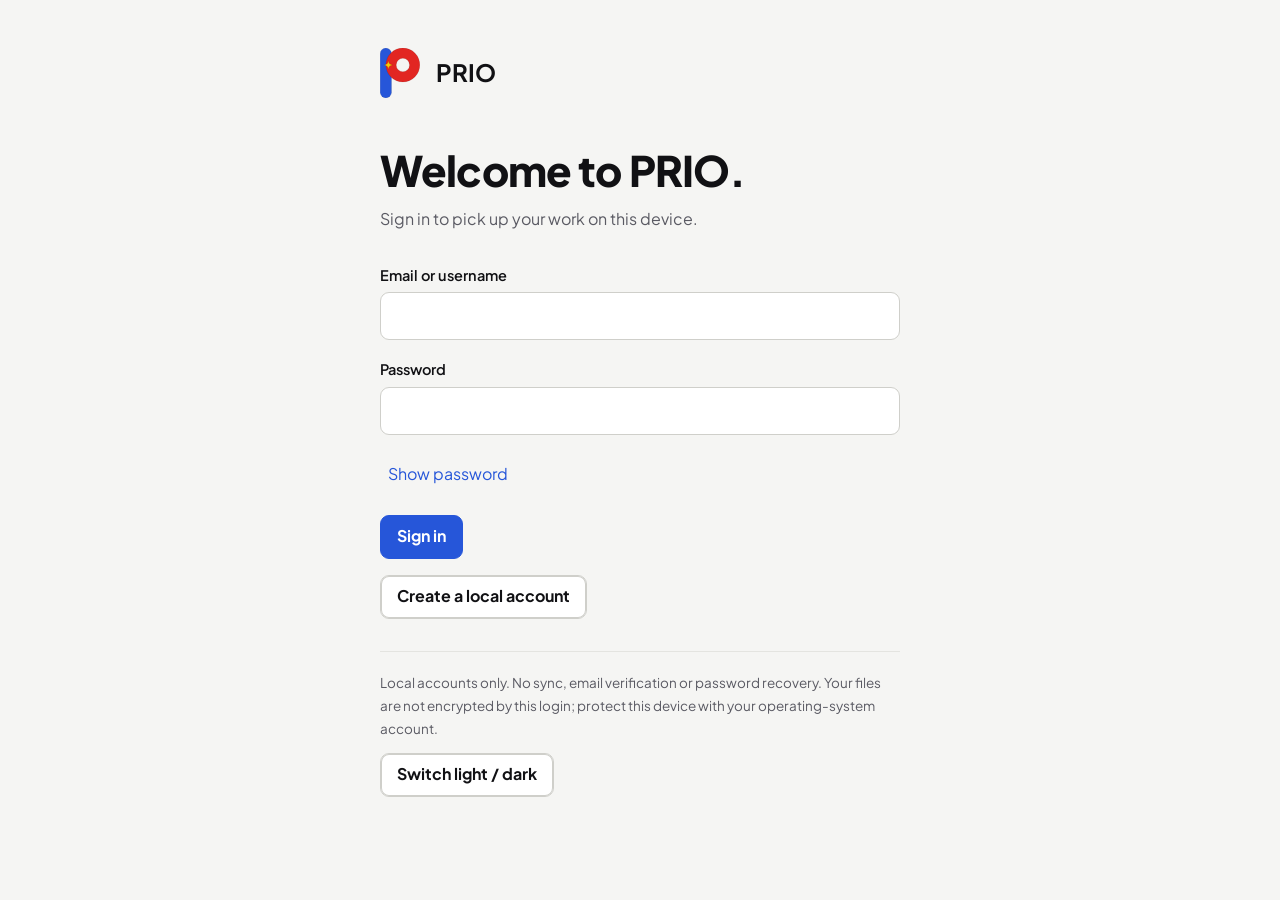
<file: app/index.html>
<!doctype html>
<html lang="en">
<head>
<meta name="theme-color" media="(prefers-color-scheme: light)" content="#F5F5F3">
<meta name="theme-color" media="(prefers-color-scheme: dark)" content="#06080F">
<meta name="apple-mobile-web-app-capable" content="yes">
<meta name="apple-mobile-web-app-title" content="PRIO">
<link rel="manifest" href="manifest.json">
<link rel="apple-touch-icon" href="apple-touch-icon.png">
<meta charset="utf-8">
<meta name="viewport" content="width=device-width, initial-scale=1, viewport-fit=cover">
<meta http-equiv="Content-Security-Policy" content="default-src 'self'; script-src 'self'; style-src 'self' 'unsafe-inline'; img-src 'self' data: blob: https:; font-src 'self' data:; frame-src 'self' blob: data:; connect-src 'self' https://api.anthropic.com; worker-src 'self'">
<title>PRIO</title>
<link rel="stylesheet" href="app.css">
<link rel="stylesheet" href="web.css">
<link rel="stylesheet" href="account.css">
<link rel="stylesheet" href="home.css">
<script src="engine.js" defer></script>
<script src="accounts-core.js" defer></script>
<script src="studio-web.js" defer></script>
<script src="session.js" defer></script>
</head>
<body data-locked>
<!-- THESIS: the seller's workspace starts with their own business, not an agency demo.
OWN-WORLD: the existing paper-and-ink grid, Plus Jakarta Sans, and a single blue action.
STORY: sign in locally, choose personal or organization use, then name the business.
FIRST VIEWPORT: the P mark, a clear account heading, and a compact flush-left form.
FORM: a focused extension of the existing setup flow; no replacement visual identity. -->
<section id="access" class="access" aria-label="Local account"><p role="status">Opening local accounts...</p></section>
<aside class="rail">
  <div class="label">
  <div class="brand"><svg class="pmark" viewBox="0 0 304 383" width="24" height="30" aria-hidden="true"><rect width="87" height="383" rx="43.5" style="fill:var(--lg-stem,#2656D9)"/><path fill-rule="evenodd" style="fill:var(--lg-ring,#E22622)" d="M174 0a130 130 0 1 0 0 260a130 130 0 1 0 0-260ZM174 79a51 51 0 1 1 0 102a51 51 0 1 1 0-102Z"/><path style="fill:var(--lg-star,#FAC800)" d="M63 96C66 119 74 127 97 130C74 133 66 141 63 164C60 141 52 133 29 130C52 127 60 119 63 96Z"/></svg><div><b>PRIO</b><span class="eyebrow">Connect</span><a href="#company" class="as-company" id="as-company"></a></div></div>
  <a href="#new" class="new" id="nav-new">+ New prospect</a>
  <a href="#account" class="account-link">Account</a>
  <nav aria-label="Main">
    <a href="#home" data-tab="home">Home</a>
    <a href="#library" data-tab="library">Library <span class="count" id="kit-count"></span></a>
    <a href="#compare" data-tab="compare">Compare</a>
    <a href="#crm" data-tab="crm">Clients <span class="count due" id="crm-due" title="Follow-ups due today or late"></span></a>
        <a href="#crm/targets" data-tab="targets" class="sub">Find targets</a>
    <a href="#ads" data-tab="ads">Ads</a>
    <a href="#landing" data-tab="landing">Landing pages</a>
    <a href="#services" data-tab="services">Prio services</a>
    <a href="#brand" data-tab="brand">Brand kits</a>
    <a href="#company" data-tab="company">My company</a>
    <a href="#settings" data-tab="settings">Settings</a>
  </nav>
  </div>
  <a href="#run" class="running" id="running" hidden><span class="pulse"></span><span id="running-text">Building…</span></a>
  <button class="dice" id="dice" type="button" hidden title="Roll a new color scheme"><span>New colors</span></button>
  <div class="foot" id="foot"></div>
</aside>
<main id="view" tabindex="-1"></main>
<div id="curl" aria-hidden="true"></div>
<div id="toast" role="status" aria-live="polite"></div>
<div id="folio" aria-hidden="true"></div>
<!-- Opening: a small P on paper over a receding line grid. The I of PRIO (yellow, with a red dot) shoots up out of the
     P's counter and lands far back on the ground; it skips forward toward you, leaving C O N N E C T behind it, and the word
     stands up and fills the screen as the app arrives (renderer/intro.js). Any key or click skips it; Calm skips it; Off
     shows nothing. -->
<div id="splash" class="rk" role="region" aria-label="Prio Connect opening">
  <div class="rk-floor"></div>
  <div class="rk-stage">
    <div class="rk-i"><span class="rk-trail"></span></div>
    <svg class="rk-p" viewBox="0 0 304 383" aria-hidden="true"><rect width="87" height="383" rx="43.5" fill="#2656D9"/><path fill-rule="evenodd" fill="#E22622" d="M174 0a130 130 0 1 0 0 260a130 130 0 1 0 0-260ZM174 79a51 51 0 1 1 0 102a51 51 0 1 1 0-102Z"/><path class="prio-star" fill="#FAC800" d="M63 96C66 119 74 127 97 130C74 133 66 141 63 164C60 141 52 133 29 130C52 127 60 119 63 96Z"/></svg>
    <div class="rk-word" aria-hidden="true">PR<span class="gap">I</span>O</div>
  </div>
  <button type="button" class="rk-skip">Skip opening</button>
</div>
</body>
</html>
</file>
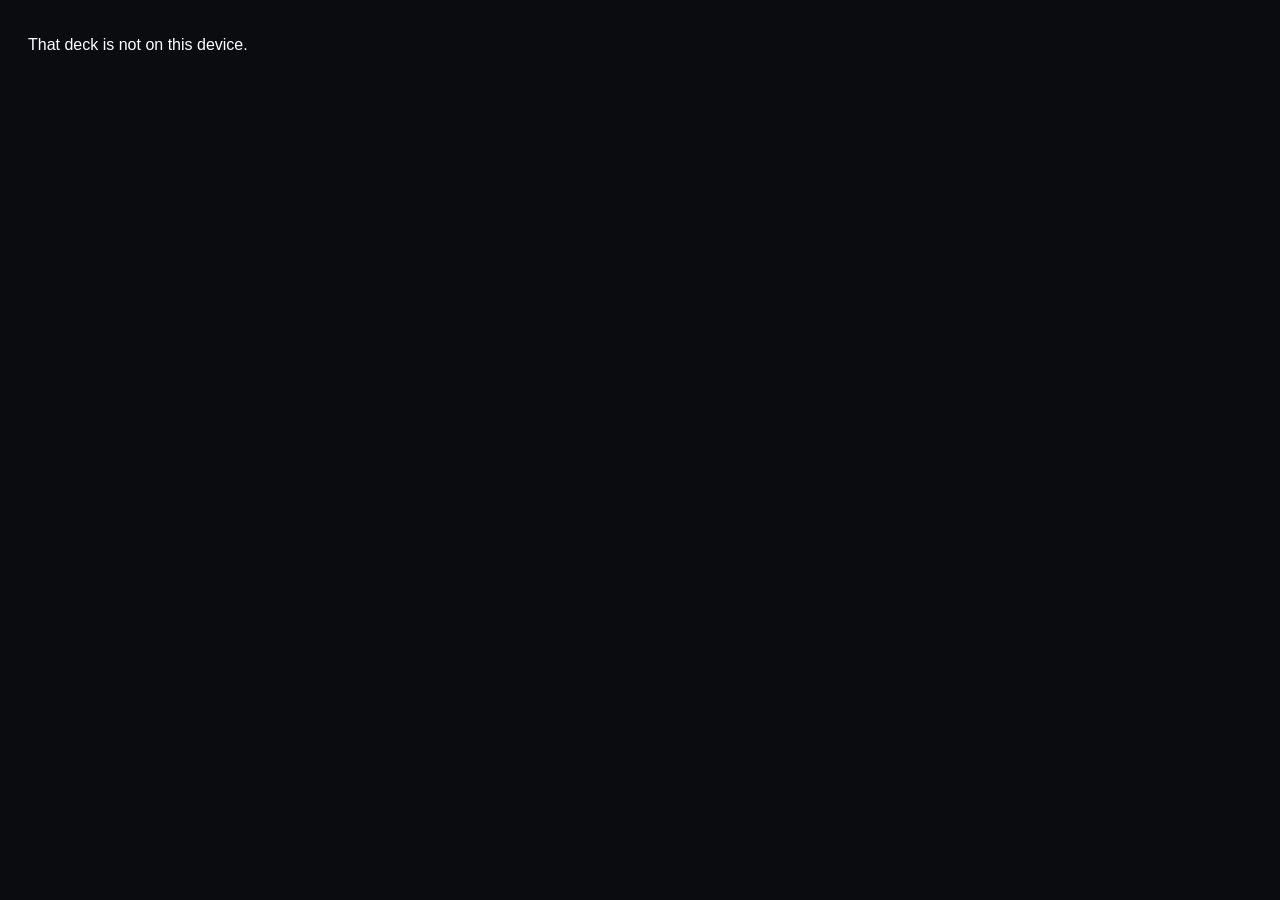
<file: app/viewer.html>
<!DOCTYPE html>
<html lang="en"><head><meta charset="utf-8">
<meta http-equiv="Content-Security-Policy" content="default-src 'none'; script-src 'self' 'unsafe-inline'; style-src 'unsafe-inline'; img-src data: blob:; font-src data:; connect-src 'none'; frame-src 'self'">
<meta name="viewport" content="width=device-width, initial-scale=1"><title>Deck</title>
<script src="viewer.js"></script></head><body style="background:#0B0C10"></body></html>
</file>
<file: app/app.css>
/* PRIME: PITCH PERFECT, the desktop app.
   Layout: an ink rail holds the brand and the one big action (a new prospect); the work area is a light table where
   kits lie as slide covers, and a kit opens on its deck, the talk track beside it like the presenter's card. */
@font-face { font-family: 'Plus Jakarta Sans'; src: url(fonts/plus-jakarta-sans.woff2) format('woff2'); font-weight: 200 800; font-display: swap; }
:root {
  --ink: #111827; --ink-2: #374151; --muted: #5B6474; --faint: #8A93A3; --line: #E2E5EB; --line-2: #CDD2DB;
  --ground: #F3F4F7; --card: #FFFFFF; --rail: #0E1320; --rail-2: #1A2131; --stage: #0A1120;
  --yellow: #F7C400; --yellow-ink: #3A2E00; --red: #E1251B; --blue: #1D4ED8; --green: #15803D; --amber: #B45309;
  --display: 'Plus Jakarta Sans', 'Segoe UI', system-ui, sans-serif;
  --body: 'Plus Jakarta Sans', 'Segoe UI', system-ui, sans-serif;
  --mono: ui-monospace, 'Cascadia Mono', Consolas, 'SFMono-Regular', Menlo, monospace;
  --r: 12px; --r-sm: 8px;
  /* Surfaces and accents every theme redefines (Daylight is the default). */
  --field: #FFFFFF; --chip: #EEF0F4; --fit-bg: #E8F1FF; --fit-ink: #173B9E; --link: #1D4ED8; --hover: #F7F8FA;
  --accent: #F7C400; --accent-ink: #111827; --accent-glow: rgba(247,196,0,.35);
  --shadow: 0 1px 2px rgba(16,24,40,.05), 0 8px 24px -12px rgba(16,24,40,.18);
  --shadow-lift: 0 2px 4px rgba(16,24,40,.06), 0 22px 44px -18px rgba(16,24,40,.35);
  --note: #FEF3C7; --note-ink: #78350F; --note-err: #FEE2E2; --note-err-ink: #7F1D1D; --note-ok: #DCFCE7; --note-ok-ink: #14532D;
  --ease: cubic-bezier(.2,.7,.2,1); --spring: cubic-bezier(.2,1.35,.35,1);
  --rail-ink: #FFFFFF; --rail-mute: #C9CFDA; --rail-faint: #8A93A3; --rail-edge: rgba(255,255,255,.12);
  color-scheme: light;
}
/* Dark: Prio Connect at night. Deep navy-black surfaces and no white anywhere; the Prio Connect colours and the decks carry the light. */
:root[data-theme="dark"] {
  --ink: #E8ECF4; --ink-2: #C3CAD7; --muted: #8E98AB; --faint: #646E82; --line: #1A2131; --line-2: #2A3347;
  --ground: #06080F; --card: #0D121D; --rail: #03050A; --rail-2: #111726; --stage: #02040A;
  --rail-ink: #EEF1F6; --rail-mute: #AAB3C4; --rail-faint: #687185; --rail-edge: #121827;
  --field: #090D16; --chip: #151B2A; --fit-bg: #0F1E46; --fit-ink: #A9C1FF; --link: #7DA2FF; --hover: #121929;
  --accent: #F7C400; --accent-ink: #111827; --accent-glow: rgba(247,196,0,.3); --blue: #3B6BFF; --green: #34D399; --amber: #F59E0B;
  --shadow: 0 0 0 1px #131A28, 0 10px 30px -16px rgba(0,0,0,.85); --shadow-lift: 0 0 0 1px #1C2436, 0 26px 54px -22px rgba(0,0,0,.95);
  --note: #241C06; --note-ink: #FCE7A6; --note-err: #2A0E10; --note-err-ink: #FCA5A5; --note-ok: #0B2214; --note-ok-ink: #A7F3C4;
  color-scheme: dark;
}
/* Controls that fill with the ink colour would turn near-white at night: they take Prio Connect navy with a yellow edge. */
:root[data-theme="dark"] .seg button[aria-pressed="true"] { color: #F7C400; background: #1A2440; border-color: #F7C400; }
:root[data-theme="dark"] .btn.dark { color: #EEF1F6; background: #1C2744; box-shadow: inset 0 0 0 1px #2C3A60; }
/* Client logos keep a light tile to stay readable, toned down from white at night. */
:root[data-theme="dark"] .hero .mark, :root[data-theme="dark"] .cover .logocover .lc-chip { background: #DDE2EB; }
/* Light: black and white. Only the Prio Connect mark and the decks themselves keep their color. */
:root[data-theme="light"] {
  --ink: #0A0A0A; --ink-2: #262626; --muted: #5C5C5C; --faint: #8C8C8C; --line: #E8E8E8; --line-2: #CFCFCF;
  --ground: #FFFFFF; --card: #FFFFFF; --rail: #FFFFFF; --rail-2: #F2F2F2; --stage: #0A0A0A;
  --rail-ink: #0A0A0A; --rail-mute: #3D3D3D; --rail-faint: #8C8C8C; --rail-edge: #E3E3E3;
  --field: #FFFFFF; --chip: #F2F2F2; --fit-bg: #FFFFFF; --fit-ink: #0A0A0A; --link: #0A0A0A; --hover: #F5F5F5;
  --accent: #0A0A0A; --accent-ink: #FFFFFF; --accent-glow: rgba(0,0,0,.18); --yellow: #0A0A0A; --red: #0A0A0A; --blue: #0A0A0A; --green: #0A0A0A;
  --shadow: 0 1px 2px rgba(0,0,0,.06), 0 8px 24px -14px rgba(0,0,0,.2); --shadow-lift: 0 2px 4px rgba(0,0,0,.08), 0 24px 44px -20px rgba(0,0,0,.3);
  --note: #F2F2F2; --note-ink: #0A0A0A; --note-err: #FDECEC; --note-err-ink: #7F1D1D; --note-ok: #F2F2F2; --note-ok-ink: #0A0A0A;
  color-scheme: light;
}
:root[data-theme="light"] .chip.faith { background: #0A0A0A; color: #fff; }
:root[data-theme="light"] .chip.fit { box-shadow: inset 0 0 0 1px #0A0A0A; }
:root[data-theme="light"] .hero { background: linear-gradient(135deg, #1A1A1A, #000); }
:root[data-theme="light"] .hero .blob { background: #fff !important; opacity: .1; }
:root[data-theme="light"] .hero .bar3, :root[data-theme="light"] .cardback, :root[data-theme="light"] .arcs, :root[data-theme="light"] .stat::before { filter: grayscale(1); }
:root[data-theme="light"] .stat { --c: #0A0A0A !important; }
:root[data-theme="light"] .file .ext { background: #0A0A0A !important; color: #fff; }
:root[data-theme="light"] .look .logo.none { background: #F2F2F2; color: #3D3D3D; }
/* Black: true black, white type (Light, inverted). Only the Prio Connect mark, client logos and the decks keep their color. */
:root[data-theme="black"] {
  --ink: #FFFFFF; --ink-2: #E0E0E0; --muted: #A3A3A3; --faint: #737373; --line: #1F1F1F; --line-2: #333333;
  --ground: #000000; --card: #0A0A0A; --rail: #000000; --rail-2: #141414; --stage: #000000;
  --rail-ink: #FFFFFF; --rail-mute: #CFCFCF; --rail-faint: #7A7A7A; --rail-edge: #222222;
  --field: #050505; --chip: #171717; --fit-bg: #000000; --fit-ink: #FFFFFF; --link: #FFFFFF; --hover: #111111;
  --accent: #FFFFFF; --accent-ink: #000000; --accent-glow: rgba(255,255,255,.22); --yellow: #FFFFFF; --red: #FFFFFF; --blue: #FFFFFF; --green: #FFFFFF;
  --shadow: 0 0 0 1px #1A1A1A; --shadow-lift: 0 0 0 1px #2A2A2A, 0 24px 50px -24px rgba(255,255,255,.08);
  --note: #141414; --note-ink: #FFFFFF; --note-err: #2A0E0E; --note-err-ink: #FCA5A5; --note-ok: #141414; --note-ok-ink: #FFFFFF;
  color-scheme: dark;
}
:root[data-theme="black"] .chip.faith { background: #FFFFFF; color: #000; }
:root[data-theme="black"] .chip.fit { box-shadow: inset 0 0 0 1px #FFFFFF; }
:root[data-theme="black"] .hero { background: #000; box-shadow: 0 0 0 1px #262626; }
:root[data-theme="black"] .hero .blob { background: #fff !important; opacity: .06; }
:root[data-theme="black"] .hero .bar3, :root[data-theme="black"] .cardback, :root[data-theme="black"] .arcs, :root[data-theme="black"] .stat::before { filter: grayscale(1); }
:root[data-theme="black"] .stat { --c: #FFFFFF !important; }
:root[data-theme="black"] .file .ext { background: #FFFFFF !important; color: #000; }
:root[data-theme="black"] .steps li.done .dot { color: #000; }
/* Shuffle: every color comes from the roll (set on the page itself); these are only the fallbacks. */
:root[data-theme="shuffle"] { color-scheme: var(--scheme, light); }
/* Accents: the color of the big buttons, the active marks and the motion. */
:root[data-accent="red"] { --accent: #E1251B; --accent-ink: #FFFFFF; --accent-glow: rgba(225,37,27,.35); }
:root[data-accent="sky"] { --accent: #38BDF8; --accent-ink: #062033; --accent-glow: rgba(56,189,248,.35); }
:root[data-accent="mint"] { --accent: #34D399; --accent-ink: #052E1F; --accent-glow: rgba(52,211,153,.35); }
:root[data-accent="violet"] { --accent: #A78BFA; --accent-ink: #1E1240; --accent-glow: rgba(167,139,250,.35); }
* { box-sizing: border-box; }
[hidden] { display: none !important; }
html, body { height: 100%; }
body { margin: 0; display: flex; font: 15px/1.55 var(--body); color: var(--ink); background: var(--ground); transition: background .3s, color .3s; -webkit-font-smoothing: antialiased; }
a { color: var(--link); }
button { font: inherit; color: inherit; }
:focus-visible { outline: 2px solid var(--blue); outline-offset: 2px; border-radius: 6px; }
h1 { font: 800 28px/1.15 var(--display); letter-spacing: -0.02em; margin: 2px 0 6px; text-wrap: balance; }
h2 { font: 700 17px/1.3 var(--display); margin: 0 0 12px; }
p { margin: 0 0 12px; }
.muted { color: var(--muted); }
.small { font-size: 13.5px; }
.eyebrow { font: 600 11.5px/1.2 var(--mono); letter-spacing: .1em; text-transform: uppercase; color: var(--muted); }

/* ---------- the rail ---------- */
.rail { view-transition-name: rail; flex: 0 0 232px; background: var(--rail); color: var(--rail-ink); border-right: 1px solid var(--rail-edge); display: flex; flex-direction: column; padding: 22px 16px 18px; gap: 18px; }
.brand { display: flex; align-items: center; gap: 12px; padding: 0 6px 6px; }
.brand img, .brand .pmark { flex: 0 0 auto; }
.brand .eyebrow { color: var(--rail-faint); letter-spacing: 0; font-size: 12px; }
.brand b { display: block; font: 800 16px/1.15 var(--display); letter-spacing: .01em; }
.rail .new { transition: transform .2s var(--spring), box-shadow .2s, filter .15s; display: flex; align-items: center; justify-content: center; gap: 8px; background: var(--accent); color: var(--accent-ink); font-weight: 800; text-decoration: none; border-radius: 10px; padding: 11px 14px; }
.rail .new:hover { filter: brightness(1.05); transform: translateY(-1px); box-shadow: 0 10px 24px -10px var(--accent-glow); }
.rail .new:active { transform: scale(.97); }
.rail .new.on { box-shadow: 0 0 0 2px var(--rail-ink) inset; }
.rail nav { display: grid; gap: 2px; }
.rail nav a { transition: background .15s, color .15s; color: var(--rail-mute); text-decoration: none; font-weight: 600; padding: 9px 12px; border-radius: 8px; display: flex; justify-content: space-between; align-items: center; }
.rail nav a:hover { background: var(--rail-2); color: var(--rail-ink); }
.rail nav a.on { background: var(--rail-2); color: var(--rail-ink); position: relative; box-shadow: inset 0 0 0 1.5px var(--rail-edge); }
/* The selected tab wears a playing card's printed frame. */
.rail nav a.on::before { content: ''; position: absolute; inset: 4px; border: 1px solid var(--rail-edge); border-radius: 5px; pointer-events: none; }
.rail nav a.on::after { content: ''; width: 8px; height: 8px; border-radius: 50%; background: var(--accent); box-shadow: 0 0 0 3px var(--accent-glow); }
.rail nav .count { font: 600 12px/1 var(--mono); color: var(--rail-faint); }
.running { margin-top: auto; display: flex; gap: 10px; align-items: center; color: var(--rail-ink); text-decoration: none; font-size: 13px; font-weight: 600; background: var(--rail-2); padding: 11px 12px; border-radius: 10px; line-height: 1.3; }
.pulse { width: 10px; height: 10px; border-radius: 50%; background: var(--red); flex: 0 0 10px; animation: pulse 1.4s ease-in-out infinite; }
.rail .foot { margin-top: auto; font: 500 12px/1.4 var(--mono); color: var(--rail-faint); padding: 0 6px; }
.running:not([hidden]) + .foot { margin-top: 0; }

/* ---------- the work area ---------- */
main { flex: 1; overflow: auto; outline: none; }
.wrap { max-width: 1120px; margin: 0 auto; padding: 30px 36px 56px; }
.wrap.narrow { max-width: 860px; }
.head { display: flex; flex-wrap: wrap; gap: 12px 24px; align-items: flex-end; justify-content: space-between; margin-bottom: 22px; }
.head > div:first-child { min-width: 0; }
.card { background: var(--card); border: 1px solid var(--line); border-radius: var(--r); padding: 20px 22px; margin-bottom: 16px; }
.card > h2:first-child { margin-top: 0; }

/* forms */
.field { margin-bottom: 16px; }
.field:last-child { margin-bottom: 0; }
label, .label { display: block; font-weight: 600; font-size: 14.5px; margin-bottom: 6px; }
.hint { display: block; font-weight: 400; font-size: 12.5px; color: var(--muted); margin-top: 2px; }
input[type=text], input[type=password], input[type=date], input[type=email], input[type=url], input[type=tel], input[type=search], input[type=number], input:not([type]), select, textarea { width: 100%; font: inherit; color: inherit; padding: 10px 12px; min-height: 42px; border: 1px solid var(--line-2); border-radius: 9px; background: var(--field); transition: border-color .15s, box-shadow .15s; }
input::placeholder, textarea::placeholder { color: var(--muted); opacity: 1; }
textarea { min-height: 92px; resize: vertical; }
input:focus, select:focus, textarea:focus { outline: 2px solid var(--blue); outline-offset: 2px; border-color: var(--blue); }
.big input { font: 700 20px/1.2 var(--display); min-height: 54px; letter-spacing: -0.01em; }
.grid2 { display: grid; gap: 16px; grid-template-columns: 1fr 1fr; }
.grid2 .field { margin-bottom: 0; }
.seg { display: flex; flex-wrap: wrap; gap: 8px; }
.seg button { padding: 8px 15px; font-size: 14px; font-weight: 600; color: var(--ink-2); background: var(--field); transition: background .15s, color .15s, border-color .15s, transform .15s; border: 1px solid var(--line-2); border-radius: 999px; cursor: pointer; }
.seg button:hover { border-color: var(--faint); }
.seg button[aria-pressed="true"] { color: var(--card); background: var(--ink); border-color: var(--ink); }
details.card > summary { cursor: pointer; font: 700 17px/1.3 var(--display); list-style: none; display: flex; justify-content: space-between; align-items: center; }
details.card > summary::-webkit-details-marker { display: none; }
details.card > summary::after { content: '+'; color: var(--faint); font-size: 22px; line-height: 1; font-weight: 400; }
details.card[open] > summary::after { content: '–'; }
details.card[open] > summary { margin-bottom: 14px; }
details.card > summary .eyebrow { margin-left: 10px; }
.check { display: flex; gap: 10px; align-items: center; font-weight: 600; }
.check input { width: 18px; height: 18px; accent-color: var(--ink); }

/* buttons */
.btn { transition: transform .15s var(--spring), filter .15s, background .15s, border-color .15s, box-shadow .2s; display: inline-flex; align-items: center; justify-content: center; gap: 8px; min-height: 40px; padding: 8px 16px; font-weight: 700; font-size: 14.5px; border-radius: 9px; border: 1px solid transparent; cursor: pointer; text-decoration: none; white-space: nowrap; }
.btn.primary { color: var(--accent-ink); background: var(--accent); }
.btn.primary:hover { filter: brightness(1.05); box-shadow: 0 6px 18px -6px var(--accent-glow); }
.btn:active:not([disabled]) { transform: scale(.97); }
.btn.dark { color: var(--card); background: var(--ink); }
.btn.dark:hover { filter: brightness(1.15); }
.btn.ghost { color: var(--ink); background: var(--field); border-color: var(--line-2); }
.btn.ghost:hover { border-color: var(--faint); }
.btn[disabled] { opacity: .5; cursor: default; }
.actions { display: flex; flex-wrap: wrap; gap: 10px; align-items: center; }
.bar { position: sticky; bottom: 0; margin: 8px -36px 0; padding: 14px 36px; background: color-mix(in srgb, var(--ground) 92%, transparent); backdrop-filter: blur(6px); border-top: 1px solid var(--line); display: flex; align-items: center; gap: 14px; justify-content: space-between; }

/* chips */
.chips { display: flex; flex-wrap: wrap; gap: 6px; align-items: center; }
.chip { font: 600 11.5px/1 var(--mono); letter-spacing: .02em; padding: 5px 8px; border-radius: 6px; background: var(--chip); color: var(--ink-2); white-space: nowrap; }
.chip.faith { background: #F7C400; color: #111827; }
.chip.fit { background: var(--fit-bg); color: var(--fit-ink); }
.swatch { display: inline-flex; border-radius: 5px; overflow: hidden; height: 18px; }
.swatch i { width: 13px; display: block; }

/* ---------- library: kits as slide covers ---------- */
.toolbar { display: flex; gap: 10px; align-items: center; margin-bottom: 18px; }
.toolbar input { max-width: 340px; }
.grid { display: grid; grid-template-columns: repeat(auto-fill, minmax(260px, 1fr)); gap: 18px; }
.kitcard { display: flex; flex-direction: column; background: var(--card); border: 1px solid var(--line); border-radius: var(--r); overflow: hidden; text-decoration: none; color: inherit; transition: border-color .2s, transform .35s var(--spring), box-shadow .35s var(--ease); }
.kitcard:hover { border-color: var(--line-2); transform: translateY(-5px); box-shadow: var(--shadow-lift); }
.kitcard:active { transform: translateY(-2px) scale(.99); }
.kitcard .cover img { transition: transform .6s var(--ease); }
.kitcard:hover .cover img { transform: scale(1.045); }
.cover { position: relative; aspect-ratio: 16 / 9; background: var(--stage); display: grid; place-items: center; overflow: hidden; }
.cover img { width: 100%; height: 100%; object-fit: cover; display: block; }
.cover .initials { font: 800 34px/1 var(--display); color: rgba(255,255,255,.85); letter-spacing: -0.02em; }
.cover .tag { position: absolute; left: 10px; top: 10px; font: 600 10.5px/1 var(--mono); color: #fff; background: rgba(0,0,0,.55); padding: 4px 6px; border-radius: 4px; letter-spacing: .04em; }
.kitcard .meta { padding: 12px 14px 14px; display: grid; gap: 6px; }
.kitcard .name { font: 700 15.5px/1.25 var(--display); }
.kitcard .sub { color: var(--muted); font-size: 13px; }
.empty { text-align: center; padding: 56px 24px; color: var(--muted); background: var(--card); border: 1px dashed var(--line-2); border-radius: var(--r); }
.empty h2 { color: var(--ink); font-size: 20px; }
.empty .actions { justify-content: center; margin-top: 16px; }

/* ---------- a kit: the deck on the stage, the talk track beside it ---------- */
.viewer { display: grid; grid-template-columns: minmax(0, 1fr) 320px; gap: 18px; align-items: start; margin-bottom: 16px; }
@media (max-width: 1100px) { .viewer { grid-template-columns: minmax(0, 1fr); } }
.stage { background: var(--stage); border-radius: var(--r); overflow: hidden; }
.stage .frame { aspect-ratio: 16 / 9; display: grid; place-items: center; }
.stage .frame img { width: 100%; height: 100%; object-fit: contain; display: block; }
.controls { display: flex; align-items: center; justify-content: space-between; gap: 12px; padding: 10px 12px; color: #E5E9F0; }
.controls .count { font: 600 13px/1 var(--mono); font-variant-numeric: tabular-nums; }
.controls .count b { color: var(--accent); }
.controls .tag { font: 600 11px/1 var(--mono); letter-spacing: .08em; color: var(--accent); text-transform: uppercase; }
.nav { display: flex; gap: 8px; }
.nav button { width: 40px; height: 34px; border-radius: 8px; border: 1px solid #2B3550; background: #141C2E; color: #E8ECF2; cursor: pointer; font-size: 18px; line-height: 1; }
.nav button:hover:not(:disabled) { background: #1E2945; }
.nav button:disabled { opacity: .35; cursor: default; }
.strip { display: flex; gap: 8px; overflow-x: auto; padding: 12px 0 4px; }
.strip button { flex: 0 0 auto; width: 112px; border: 2px solid transparent; border-radius: 7px; padding: 0; background: var(--stage); cursor: pointer; overflow: hidden; position: relative; }
.strip button img { display: block; width: 100%; aspect-ratio: 16 / 9; object-fit: cover; }
.strip button span { position: absolute; left: 5px; bottom: 4px; font: 600 10px/1 var(--mono); color: #fff; background: rgba(0,0,0,.6); padding: 3px 4px; border-radius: 3px; }
.strip button[aria-current="true"] { border-color: var(--accent); }
.talk { background: var(--card); border: 1px solid var(--line); border-radius: var(--r); padding: 16px 18px; position: sticky; top: 16px; max-height: calc(100vh - 32px); max-height: calc(100dvh - 32px); overflow: auto; }
.talk .top { display: flex; justify-content: space-between; gap: 8px; margin-bottom: 10px; }
.talk .lines { display: grid; gap: 9px; font-size: 14px; overflow-wrap: anywhere; }
.talk .lines p { margin: 0; }
.talk .cue { font: 700 10.5px/1.3 var(--mono); letter-spacing: .08em; color: var(--red); display: block; margin-bottom: 2px; }
.viewer.solo { grid-template-columns: minmax(0, 1fr); }
.viewer.haslive .stage { position: relative; aspect-ratio: 16 / 9; }
.livecover { position: absolute; inset: 0; width: 100%; height: 100%; border: 0; pointer-events: none; }
.viewer.haslive .noprev { position: absolute; left: 0; right: 0; bottom: 0; aspect-ratio: auto; padding: 16px 20px; background: linear-gradient(transparent, rgba(5, 10, 25, .86) 38%); text-align: left; place-items: end start; }
.viewer.haslive .noprev > div { display: flex; flex-wrap: wrap; align-items: center; gap: 4px 14px; width: 100%; }
.viewer.haslive .noprev b { margin: 0; font-size: 15px; }
.viewer.haslive .noprev .actions { margin: 0 0 0 auto !important; }
.noprev { aspect-ratio: 16 / 9; display: grid; place-items: center; text-align: center; color: #C9CFDA; padding: 24px; }
.noprev b { display: block; color: #fff; font-size: 17px; margin-bottom: 6px; }

.files { display: grid; gap: 10px; grid-template-columns: repeat(auto-fill, minmax(250px, 1fr)); }
.file { transition: border-color .15s, transform .2s var(--ease), box-shadow .2s; display: flex; align-items: center; gap: 12px; padding: 11px 13px; border: 1px solid var(--line); border-radius: 10px; background: var(--card); text-align: left; cursor: pointer; }
.file:hover { border-color: var(--faint); transform: translateY(-2px); box-shadow: var(--shadow); }
.file .ext { flex: 0 0 46px; height: 38px; border-radius: 8px; display: grid; place-items: center; font: 800 11px/1 var(--mono); color: #fff; background: #374151; }
.file .ext.pptx { background: var(--red); }
.file .ext.pdf { background: var(--blue); }
.file .ext.html { background: linear-gradient(135deg, #F7C400, #E1251B); color: #111827; }
.file .ext.xlsx { background: var(--green); }
.file .ext.mp4 { background: #7C3AED; }
.file b { display: block; font-size: 14px; }
.file span.muted { font-size: 12px; }
.md h2 { font-size: 18px; margin: 0 0 8px; }
.md ul { padding-left: 20px; margin: 0 0 12px; }
.md li { margin: 4px 0; }
.md p { max-width: 75ch; }
.checks { list-style: none; padding: 0 !important; }
.checks label { display: flex; gap: 12px; align-items: flex-start; font-weight: 400; font-size: 14.5px; padding: 8px 0; border-top: 1px solid var(--line); cursor: pointer; margin: 0; }
.checks input { width: 18px; height: 18px; margin-top: 2px; accent-color: var(--green); flex: 0 0 18px; }
.checks input:checked + span { color: var(--faint); text-decoration: line-through; }
.two { display: grid; grid-template-columns: minmax(0, 1.4fr) minmax(0, 1fr); gap: 16px; align-items: start; }
@media (max-width: 1100px) { .two { grid-template-columns: minmax(0, 1fr); } }

/* lists, notes, progress */
.list { display: grid; gap: 8px; }
.row { display: flex; align-items: center; gap: 14px; padding: 12px 14px; background: var(--card); border: 1px solid var(--line); border-radius: 10px; text-decoration: none; color: inherit; }
.row:hover { border-color: var(--faint); }
.row b { display: block; }
.row .grow { flex: 1; min-width: 0; }
.note { padding: 12px 14px; border-radius: 10px; background: var(--note); color: var(--note-ink); font-size: 14px; margin-bottom: 16px; }
.note.err { background: var(--note-err); color: var(--note-err-ink); }
.note.ok { background: var(--note-ok); color: var(--note-ok-ink); }
ol.howto { padding-left: 20px; margin: 0 0 14px; }
ol.howto li { margin: 5px 0; }
.path { font: 12.5px/1.5 var(--mono); color: var(--ink-2); word-break: break-all; }
.steps { list-style: none; margin: 0; padding: 0; }
.steps li { display: flex; gap: 14px; align-items: flex-start; padding: 9px 0; color: var(--faint); }
.steps .dot { flex: 0 0 26px; height: 26px; border-radius: 50%; border: 2px solid var(--line-2); display: grid; place-items: center; font-size: 13px; font-weight: 800; background: var(--card); }
.steps li.done { color: var(--ink); }
.steps li.done .dot { background: var(--ink); border-color: var(--ink); color: var(--card); }
.steps li.now { color: var(--ink); font-weight: 700; }
.steps li.now .dot { border-color: var(--red); animation: pulse 1.4s ease-in-out infinite; }
.steps li.fail .dot { border-color: var(--red); background: var(--red); color: #fff; }
.steps small { display: block; font-weight: 400; color: var(--muted); }
@keyframes pulse { 50% { box-shadow: 0 0 0 6px rgba(225,37,27,.15); } }
@media (prefers-reduced-motion: reduce) { .steps li.now .dot, .pulse { animation: none; } .kitcard { transition: none; } }
.clock { font: 800 34px/1.1 var(--display); font-variant-numeric: tabular-nums; letter-spacing: -0.02em; }
pre.log { margin: 12px 0 0; padding: 12px 14px; max-height: 320px; overflow: auto; font: 12.5px/1.55 var(--mono); background: var(--stage); color: #E2E8F0; border-radius: 10px; white-space: pre-wrap; word-break: break-word; }
#toast { position: fixed; left: 50%; bottom: 24px; transform: translateX(-50%) translateY(20px); opacity: 0; pointer-events: none; z-index: 20; padding: 12px 18px; border-radius: 10px; background: #111827; color: #fff; border: 1px solid rgba(255,255,255,.12); box-shadow: 0 18px 40px -16px rgba(0,0,0,.5); font-weight: 600; transition: opacity .25s, transform .35s var(--spring); }
#toast.show { opacity: 1; transform: translateX(-50%) translateY(0); }

/* The logo the deck used, so a wrong one is caught before the meeting. */
.look { display: flex; gap: 14px; align-items: center; padding: 12px; margin: 4px 0 14px; border: 1px solid var(--line); border-radius: 10px; background: var(--card); }
.look .logo { flex: none; width: 132px; height: 64px; display: grid; place-items: center; border-radius: 8px; background: repeating-conic-gradient(#F1F3F6 0 25%, #fff 0 50%) 0 0 / 14px 14px; overflow: hidden; }
.look .logo img { max-width: 120px; max-height: 54px; object-fit: contain; }
.look .logo.none { background: #FFF6DB; color: #7A5B00; font-size: 12px; text-align: center; padding: 6px; line-height: 1.3; }
.look > div:last-child { display: grid; gap: 2px; min-width: 0; }
/* A kit without slide previews yet shows the prospect's logo on its card. */
.cover .logocover { position: absolute; inset: 0; display: grid; place-items: center; background: var(--k, #0E1F62); overflow: hidden; }
.cover .logocover .plate { position: absolute; inset: 0; }
.cover .logocover .lc-chip { position: relative; z-index: 1; display: grid; place-items: center; width: 62%; height: 46%; border-radius: 12px; background: #fff; box-shadow: 0 14px 30px -12px rgba(0,0,0,.55); transition: transform .5s var(--spring); }
.kitcard:hover .logocover .lc-chip { transform: translateY(-3px) scale(1.03); }
.cover .logocover img { position: static; width: auto; height: auto; max-width: 82%; max-height: 70%; object-fit: contain; }

/* ===================================================================== motion =====================================================================
   Three levels, chosen in Settings: Full (default), Calm (shorter, no stagger or burst), Off (nothing moves; also the
   default when Windows asks for reduced motion). Page changes use view transitions: the Library cover a kit was opened
   from morphs into the deck on the kit page, the way the decks themselves Morph. */
@keyframes rise { from { opacity: 0; transform: translateY(14px); } }
@keyframes pop { 0% { transform: scale(.6); opacity: 0; } 70% { transform: scale(1.08); opacity: 1; } 100% { transform: scale(1); } }
@keyframes shimmer { from { background-position: -200% 0; } to { background-position: 200% 0; } }
@keyframes draw { from { stroke-dashoffset: var(--len, 2400); } to { stroke-dashoffset: 0; } }
@keyframes drift { 50% { transform: translateY(-6px); } }
@keyframes glow { 50% { box-shadow: 0 0 0 10px transparent, 0 0 28px 4px var(--accent-glow); } }
@keyframes fly { to { transform: translate(var(--dx), var(--dy)) rotate(var(--rot)); opacity: 0; } }
.enter { animation: rise .45s var(--ease) both; }
.grid .kitcard { animation: rise .55s var(--ease) backwards; animation-delay: calc(var(--i, 0) * 45ms); }
/* A tab change is dealt like a hand of poker: the new page leaves the dealer (top right, across the table) as a card,
   spins across the felt and lands square; the old page is swept away to the left. */
#view { view-transition-name: table; }
#view:focus { outline: none; }
::view-transition-old(root), ::view-transition-new(root) { animation: none; }
::view-transition-group(table) { animation: none; }
::view-transition-old(table) { animation: muck .38s cubic-bezier(.5,0,.75,0) both; transform-origin: 50% 50%; }
::view-transition-new(table) { animation: deal .82s cubic-bezier(.2,.8,.25,1) both; transform-origin: 50% 50%; }
@keyframes deal {
  0% { transform: translate(34%, -88%) rotate(-21deg) scale(.36); opacity: 0; border-radius: 26px; box-shadow: 0 0 0 3px #fff, 0 50px 90px -30px rgba(0,0,0,.65); }
  10% { opacity: 1; }
  68% { transform: translate(-.8%, 1.4%) rotate(1.4deg) scale(1.006); border-radius: 22px; box-shadow: 0 0 0 3px #fff, 0 30px 60px -24px rgba(0,0,0,.5); }
  100% { transform: none; border-radius: 0; box-shadow: 0 0 0 0 transparent; }
}
@keyframes muck { to { transform: translate(-42%, 34%) rotate(14deg) scale(.42); opacity: 0; border-radius: 26px; } }
/* Opening a kit from its cover: the cover itself is the card dealt to you, so the table only settles. */
:root.morphing::view-transition-old(table) { animation: .22s var(--ease) both vt-out; }
:root.morphing::view-transition-new(table) { animation: .38s var(--ease) both vt-in; }
:root[data-motion="calm"]::view-transition-new(table) { animation-duration: .45s; }
:root[data-motion="calm"]::view-transition-old(table) { animation-duration: .22s; }
@keyframes vt-out { to { opacity: 0; transform: translateY(-6px); } }
@keyframes vt-in { from { opacity: 0; transform: translateY(10px); } }
::view-transition-group(deck) { animation-duration: .55s; animation-timing-function: cubic-bezier(.3,.8,.2,1); }
::view-transition-old(deck), ::view-transition-new(deck) { height: 100%; object-fit: cover; }
::view-transition-group(rail) { animation: none; }
:root[data-motion="calm"] .grid .kitcard { animation-delay: 0s; animation-duration: .3s; }
:root[data-motion="calm"]::view-transition-group(deck) { animation-duration: .35s; }
:root[data-motion="off"] *, :root[data-motion="off"] *::before, :root[data-motion="off"] *::after { animation: none !important; transition: none !important; }

/* ===================================================================== a kit in its own colors ===================================================================== */
.hero { position: relative; overflow: hidden; border-radius: 16px; padding: 26px 28px; margin-bottom: 18px; color: #fff;
  background: radial-gradient(120% 140% at 100% 0%, var(--k2, #1A38B2) 0%, transparent 55%), linear-gradient(135deg, var(--k1, #0E1F62), var(--k1d, #050C2E)); box-shadow: var(--shadow); }
.hero::after { content: ''; position: absolute; inset: auto -10% -60% -10%; height: 120%; border-radius: 50%; border-top: 2px solid rgba(255,255,255,.12); pointer-events: none; }
.hero .bar3 { position: absolute; left: 0; right: 0; bottom: 0; height: 5px; display: flex; }
.hero .bar3 i { flex: 1; }
.hero .top { position: relative; z-index: 1; display: flex; flex-wrap: wrap; gap: 16px 24px; align-items: center; justify-content: space-between; }
.hero .who { display: flex; gap: 18px; align-items: center; min-width: 0; }
.hero .mark { flex: none; height: 64px; min-width: 64px; max-width: 170px; padding: 8px 12px; border-radius: 12px; background: #fff; display: grid; place-items: center; box-shadow: 0 10px 24px -12px rgba(0,0,0,.5); animation: pop .6s var(--spring) both .1s; }
.hero .mark img { max-height: 48px; max-width: 146px; object-fit: contain; display: block; }
.hero .mark b { font: 800 22px/1 var(--display); color: #0E1F62; }
.hero h1 { color: #fff; margin: 4px 0 8px; font-size: 30px; }
.hero .eyebrow { color: rgba(255,255,255,.72); }
.hero .chip { background: rgba(255,255,255,.14); color: #fff; }
.hero .chip.faith { background: #F7C400; color: #111827; }
.hero .muted { color: rgba(255,255,255,.75); }
.hero .btn.ghost { background: rgba(255,255,255,.1); color: #fff; border-color: rgba(255,255,255,.28); }
.hero .btn.ghost:hover { background: rgba(255,255,255,.18); border-color: rgba(255,255,255,.5); }

.build-heading { display: flex; justify-content: space-between; align-items: flex-start; gap: 20px; flex-wrap: wrap; }
.build-map { display: grid; grid-template-columns: minmax(88px, .65fr) minmax(0, 1.35fr); align-items: center; gap: 32px; margin: 24px 0; }
.build-map-mark { max-width: 180px; margin: auto; }
.build-map-mark > svg { display: block; width: 100%; height: auto; overflow: visible; }
.build-map .build-stage { color: var(--line-2); transform: translateX(14px); transition: transform .28s var(--ease), color .28s ease-out; }
.build-map .build-stage[data-state="now"] { color: var(--blue); transform: translateX(8px); }
.build-map .build-stage[data-state="done"] { color: var(--ink); transform: none; }
.build-map .build-stage[data-state="fail"] { color: var(--red); transform: translateX(8px); }
.build-map .build-stages li { color: var(--muted); }
.build-map .build-stages li > div { min-width: 0; overflow-wrap: anywhere; }
.build-map .build-stages li.done,.build-map .build-stages li.now { color: var(--ink); }
.build-map .build-stages li.now .dot { border-color: var(--blue); animation: none; }
.build-map .build-stages li.fail .phase-status { color: var(--red); }
.build-map .phase-status { display: inline-block; margin-top: 3px; font-weight: 600; }
@media (max-width: 600px) {
  .build-map { grid-template-columns: minmax(0, 1fr); gap: 20px; }
  .build-map > div:first-child { display: grid; grid-template-columns: 80px minmax(0, 1fr); align-items: center; gap: 20px; }
  .build-stages li { gap: 10px; }
}
:root[data-motion="off"] .build-map .build-stage,:root[data-motion="calm"] .build-map .build-stage { transition: none; }
@media (prefers-reduced-motion: reduce) { .build-map .build-stage { transition: none; } }
.nowline { font: 700 18px/1.3 var(--display); margin: 10px 0 2px; min-height: 24px; }
.nowline small { display: block; font: 400 13.5px/1.4 var(--body); color: var(--muted); }

/* the kit-ready burst */
.burst { position: fixed; inset: 0; pointer-events: none; z-index: 30; overflow: hidden; }
.burst i { position: absolute; width: 10px; height: 10px; border-radius: 2px; left: var(--x); top: var(--y); animation: fly 1.3s cubic-bezier(.15,.7,.3,1) forwards; }
.ready { display: flex; gap: 12px; align-items: center; padding: 12px 16px; border-radius: 12px; margin-bottom: 14px; background: var(--note-ok); color: var(--note-ok-ink); font-weight: 700; animation: rise .5s var(--spring) both; }

/* ===================================================================== rehearse: full screen, the talk track large ===================================================================== */
.present { position: fixed; inset: 0; z-index: 40; background: #05070C; color: #E8ECF3; display: grid; grid-template-columns: minmax(0, 1fr) 380px; grid-template-rows: auto minmax(0, 1fr) auto; gap: 0 24px; padding: 18px 24px; animation: rise .35s var(--ease) both; }
.present header, .present footer { grid-column: 1 / -1; display: flex; align-items: center; justify-content: space-between; gap: 16px; }
.present header .eyebrow { color: #93A0B4; }
.present .big { display: grid; place-items: center; min-height: 0; padding: 12px 0; }
.present .big img { max-width: 100%; max-height: 100%; aspect-ratio: 16 / 9; object-fit: contain; border-radius: 8px; box-shadow: 0 30px 80px -30px rgba(0,0,0,.9); }
.present aside { min-height: 0; overflow: auto; padding: 12px 4px; }
.present aside .lines { display: grid; gap: 12px; font-size: 18px; line-height: 1.5; }
.present aside .cue { font-size: 12px; color: var(--accent); }
.present .next { display: flex; gap: 10px; align-items: center; color: #93A0B4; font-size: 13px; margin-top: 14px; }
.present .next img { width: 140px; border-radius: 5px; opacity: .8; }
.present .timers { display: flex; gap: 22px; align-items: baseline; }
.present .timer b { font: 800 30px/1 var(--display); font-variant-numeric: tabular-nums; color: #fff; }
.present .timer small { display: block; font: 600 11px/1.2 var(--mono); color: #93A0B4; letter-spacing: .08em; text-transform: uppercase; }
.present .timer.over b { color: #FF7A70; }
.present .pace { flex: 1; height: 6px; border-radius: 4px; background: #1A2233; overflow: hidden; max-width: 420px; }
.present .pace i { display: block; height: 100%; width: 0; background: var(--accent); transition: width .5s linear, background .3s; }
.present .pace.over i { background: #FF7A70; }
.present .btn.ghost { background: transparent; color: #E8ECF3; border-color: #2E3A50; }
@media (max-width: 1100px) { .present { grid-template-columns: minmax(0, 1fr); } .present aside { max-height: 32vh; } }

/* ===================================================================== library tools ===================================================================== */
.toolbar { flex-wrap: wrap; }
.toolbar .seg button { padding: 7px 13px; font-size: 13.5px; }
.toolbar select { width: auto; min-height: 38px; padding: 6px 10px; }
.toolbar .grow { flex: 1; }

/* ===================================================================== appearance ===================================================================== */
.themes { display: grid; grid-template-columns: repeat(auto-fill, minmax(150px, 1fr)); gap: 12px; }
.theme { border: 2px solid var(--line); border-radius: 12px; padding: 8px; background: var(--card); cursor: pointer; text-align: left; transition: border-color .2s, transform .3s var(--spring); }
.theme:hover { transform: translateY(-2px); }
.theme[aria-pressed="true"] { border-color: var(--accent); box-shadow: 0 0 0 3px var(--accent-glow); }
.theme .mini { height: 74px; border-radius: 8px; display: grid; grid-template-columns: 26% 1fr; overflow: hidden; margin-bottom: 8px; border: 1px solid rgba(0,0,0,.08); }
.theme .mini .r { background: var(--mr); }
.theme .mini .w { background: var(--mw); padding: 8px; display: grid; gap: 5px; align-content: start; }
.theme .mini .w i { display: block; height: 7px; border-radius: 3px; background: var(--mc); }
.theme .mini .w i:first-child { width: 60%; background: var(--ma); }
.theme b { display: block; font-size: 14px; }
.theme span { font-size: 12px; color: var(--muted); }
.accents { display: flex; gap: 10px; flex-wrap: wrap; }
.accents button { width: 38px; height: 38px; border-radius: 50%; border: 3px solid var(--card); box-shadow: 0 0 0 1px var(--line-2); cursor: pointer; transition: transform .25s var(--spring), box-shadow .2s; }
.accents button:hover { transform: scale(1.1); }
.accents button[aria-pressed="true"] { box-shadow: 0 0 0 3px var(--ink); }

/* ===================================================================== shortcuts ===================================================================== */
dialog.keys { border: 1px solid var(--line); border-radius: 14px; padding: 22px 24px; background: var(--card); color: var(--ink); width: min(520px, 92vw); box-shadow: var(--shadow-lift); }
dialog.keys::backdrop { background: rgba(5,8,15,.55); backdrop-filter: blur(3px); }
dialog.keys[open] { animation: pop .35s var(--spring) both; }
dialog.keys dl { display: grid; grid-template-columns: auto 1fr; gap: 9px 18px; margin: 0 0 16px; }
dialog.keys dt { text-align: right; }
dialog.keys dd { margin: 0; color: var(--ink-2); }
kbd { font: 600 12px/1 var(--mono); padding: 4px 7px; border-radius: 6px; border: 1px solid var(--line-2); border-bottom-width: 2px; background: var(--field); color: var(--ink); }

.present aside .cue { display: block; font: 700 11.5px/1.3 var(--mono); letter-spacing: .08em; margin-bottom: 2px; }
/* While PowerPoint draws the previews, the stage shimmers like a slide being printed. */
.viewer.making .stage { background: linear-gradient(100deg, var(--stage) 30%, color-mix(in srgb, var(--stage) 80%, #3B4A75) 50%, var(--stage) 70%); background-size: 200% 100%; animation: shimmer 2.2s linear infinite; }
.viewer.making .noprev b::before { content: ''; display: block; width: 38px; height: 54px; margin: 0 auto 16px; border-radius: 5px; border: 2px solid #fff; box-shadow: 0 8px 20px -8px rgba(0,0,0,.6);
  background: repeating-linear-gradient(45deg, rgba(255,255,255,.18) 0 2px, transparent 2px 7px), repeating-linear-gradient(-45deg, rgba(255,255,255,.18) 0 2px, transparent 2px 7px), #1D4ED8; animation: flip 1.6s cubic-bezier(.5,0,.3,1) infinite; }
@keyframes flip { 0% { transform: perspective(300px) rotateY(0); } 45%, 55% { transform: perspective(300px) rotateY(180deg); background-color: #F7C400; } 100% { transform: perspective(300px) rotateY(360deg); } }
@keyframes spin { to { transform: rotate(360deg); } }

/* ===================================================================== 0.5: the visual pass ===================================================================== */
/* ---- 3D cards: a cover tilts toward the cursor and catches the light ---- */
.kitcard { position: relative; transform: perspective(900px) translateY(var(--ty, 0)) rotateX(var(--rx, 0deg)) rotateY(var(--ry, 0deg)); will-change: transform; }
.kitcard:hover { --ty: -6px; transform: perspective(900px) translateY(var(--ty)) rotateX(var(--rx, 0deg)) rotateY(var(--ry, 0deg)); }
.kitcard.tilting { transition: transform .12s ease-out, box-shadow .35s var(--ease), border-color .2s; }
.kitcard::after { content: ''; position: absolute; inset: 0; border-radius: inherit; pointer-events: none; opacity: 0; transition: opacity .3s;
  background: radial-gradient(420px circle at var(--mx, 50%) var(--my, 0%), rgba(255,255,255,.28), transparent 45%); mix-blend-mode: soft-light; }
.kitcard:hover::after { opacity: 1; }
:root[data-motion="off"] .kitcard, :root[data-motion="calm"] .kitcard { --rx: 0deg !important; --ry: 0deg !important; }

/* ---- the library at a glance: numbers that count up ---- */
.stats { display: grid; grid-template-columns: repeat(auto-fit, minmax(150px, 1fr)); gap: 12px; margin-bottom: 18px; }
.stat { position: relative; overflow: hidden; padding: 14px 16px; border-radius: 14px; background: var(--card); border: 1px solid var(--line); box-shadow: var(--shadow); }
.stat b { display: block; font: 800 30px/1.05 var(--display); letter-spacing: -0.02em; font-variant-numeric: tabular-nums; }
.stat span { font: 600 11px/1.3 var(--mono); letter-spacing: .08em; text-transform: uppercase; color: var(--muted); }
.stat::before { content: ''; position: absolute; right: -24px; top: -24px; width: 84px; height: 84px; border-radius: 50%; background: var(--c, var(--accent)); opacity: .14; transition: transform .5s var(--spring); }
.stat:hover::before { transform: scale(1.15); }
.stat i { position: absolute; left: 0; bottom: 0; height: 3px; width: var(--w, 0%); background: var(--c, var(--accent)); transition: width 1.2s var(--ease); }

/* ---- a kit page glows in the prospect's colors ---- */
.hero .blob { position: absolute; width: 46%; aspect-ratio: 1; border-radius: 50%; filter: blur(60px); opacity: .55; pointer-events: none; z-index: 0; animation: wander 16s ease-in-out infinite alternate; }
.hero .blob:nth-of-type(1) { left: -10%; top: -60%; background: var(--k2, #1A38B2); }
.hero .blob:nth-of-type(2) { right: -8%; top: -30%; background: var(--k3, #E1251B); opacity: .35; animation-duration: 21s; animation-delay: -6s; }
.hero .blob:nth-of-type(3) { left: 35%; bottom: -80%; background: var(--k2, #1A38B2); opacity: .4; animation-duration: 26s; animation-delay: -12s; }
@keyframes wander { 0% { transform: translate(0, 0) scale(1); } 50% { transform: translate(14%, 18%) scale(1.15); } 100% { transform: translate(-10%, 6%) scale(.9); } }
.hero .shine { position: absolute; inset: 0; pointer-events: none; z-index: 0; background: radial-gradient(500px circle at var(--sx, 70%) var(--sy, 20%), rgba(255,255,255,.12), transparent 40%); transition: background .2s; }

/* ---- New prospect: the opening slide builds itself as you type ---- */
.newgrid { display: grid; grid-template-columns: minmax(0, 1fr) minmax(360px, 460px); gap: 24px; align-items: start; }
.newgrid .bar { margin: 8px 0 0; padding: 14px 0; border-radius: 0; }
.newgrid aside { position: sticky; top: 16px; }
@media (max-width: 1180px) { .newgrid { grid-template-columns: minmax(0, 1fr); } .newgrid aside { position: static; order: -1; } }
.lc { container-type: inline-size; position: relative; aspect-ratio: 16 / 9; border-radius: 14px; overflow: hidden; color: #fff; box-shadow: var(--shadow-lift);
  background: radial-gradient(120% 90% at 50% 120%, color-mix(in srgb, var(--la) 30%, transparent), transparent 60%), var(--lg); transition: background .6s var(--ease); transform: perspective(1200px) rotateY(-4deg) rotateX(2deg); }
.lc:hover { transform: none; transition: transform .6s var(--spring), background .6s; }
.lc svg { position: absolute; inset: 0; width: 100%; height: 100%; }
.lc svg path { fill: none; stroke-width: .35; }
.lc .t { position: absolute; left: 5cqw; right: 5cqw; top: 4.3cqw; display: flex; align-items: center; gap: 1.2cqw; font: 700 1.05cqw/1 var(--display); letter-spacing: .18em; color: #C9D3F2; }
.lc .t .chip2 { height: 3.6cqw; min-width: 3.6cqw; padding: 0 .5cqw; border-radius: .8cqw; background: #fff; display: grid; place-items: center; overflow: hidden; }
.lc .t .chip2 img { max-height: 2.8cqw; max-width: 11cqw; object-fit: contain; }
.lc .t .pb { width: 3.6cqw; height: 3.6cqw; border-radius: .8cqw; background: #F7C400; display: grid; place-items: center; }
.lc .t .pb img, .lc .tile img { width: 45%; }
.lc .t .date { margin-left: auto; }
.lc .hello { position: absolute; left: 0; right: 0; top: 10.5cqw; text-align: center; font: 700 1.6cqw/1 var(--display); color: #F7C400; }
.lc .h { position: absolute; left: 6cqw; right: 6cqw; top: 13.6cqw; text-align: center; font: 800 4.3cqw/1.08 var(--display); letter-spacing: -0.02em; text-wrap: balance; }
.lc .sub { position: absolute; left: 12cqw; right: 12cqw; top: 25.6cqw; text-align: center; font: 400 1.25cqw/1.45 var(--body); color: #C9D3F2; }
.lc .dots { position: absolute; left: 5cqw; top: 39cqw; width: 16cqw; height: 6cqw; background: radial-gradient(circle, #F7C400 38%, transparent 42%) 0 0 / 1.15cqw 1.15cqw; opacity: .95; }
.lc .dl { position: absolute; left: 5cqw; top: 46cqw; font: 700 .85cqw/1.2 var(--display); letter-spacing: .1em; color: #C9D3F2; }
.lc .deck { position: absolute; left: 21.5cqw; width: 55cqw; top: 37.6cqw; height: 1.25cqw; border-radius: 1cqw; background: #1D4ED8; transform-origin: left; animation: grow 1.4s var(--ease) both .2s; }
@keyframes grow { from { transform: scaleX(0); } }
.lc .tile { position: absolute; left: 49cqw; top: 34.6cqw; width: 7.4cqw; height: 7.4cqw; margin-left: -3.7cqw; border-radius: 1.4cqw; background: #F7C400; display: grid; place-items: center; box-shadow: 0 1cqw 2cqw -1cqw rgba(0,0,0,.5); animation: pop .7s var(--spring) both .9s; }
.lc .pills { position: absolute; left: 21.5cqw; width: 55cqw; top: 39.8cqw; height: 2.4cqw; }
.lc .pills span { position: absolute; transform: translateX(-50%); padding: .55cqw 1.4cqw; border-radius: 2cqw; font: 700 .95cqw/1 var(--display); background: #1D4ED8; white-space: nowrap; animation: rise .5s var(--ease) both; }
.lc .pills span:nth-child(1) { left: 16%; animation-delay: 1.1s; } .lc .pills span:nth-child(2) { left: 66%; animation-delay: 1.25s; } .lc .pills span:nth-child(3) { left: 88%; background: #F7C400; color: #111827; animation-delay: 1.4s; }
.lc .ring { position: absolute; left: 76.9cqw; top: 38.25cqw; width: 3cqw; height: 3cqw; margin: -1.5cqw 0 0 -1.5cqw; border-radius: 50%; background: #E1251B; box-shadow: 0 0 0 .5cqw rgba(225,37,27,.35); }
.lc .ring::after { content: ''; position: absolute; inset: 32%; border-radius: 50%; background: #fff; }
.lc .home { position: absolute; left: 79.5cqw; top: 34.2cqw; width: 8.2cqw; height: 8.2cqw; border-radius: 50%; background: #fff; display: grid; place-items: center; overflow: hidden; color: #0E1F62; font: 800 2.2cqw/1 var(--display); box-shadow: 0 0 0 .35cqw var(--la); transition: box-shadow .5s; }
.lc .home img { max-width: 80%; max-height: 50%; object-fit: contain; }
.lc .hn { position: absolute; left: 76cqw; width: 15cqw; top: 43.5cqw; text-align: center; font: 700 .9cqw/1.2 var(--display); letter-spacing: .14em; color: #F7C400; text-transform: uppercase; }
.lc .foot { position: absolute; left: 5cqw; bottom: 3.6cqw; font: 700 .95cqw/1 var(--display); letter-spacing: .14em; color: #C9D3F2; }
.lc .foot b { color: #F7C400; }
.lc .flash { animation: rise .45s var(--ease) both; }
/* the Amaze opening (deck style Amaze): positions are the deck's own 1280-wide layout, in container units */
.lc .ov, .lc .abar { display: none; }
.lc.amaze svg, .lc.amaze .deck, .lc.amaze .tile, .lc.amaze .ring, .lc.amaze .hn, .lc.amaze .foot { display: none; }
.lc.amaze .hello { left: 5.6cqw; right: auto; width: 50cqw; top: 10cqw; text-align: left; font-size: 1.5cqw; }
.lc.amaze .h { left: 5.6cqw; right: auto; width: 48cqw; top: 12.6cqw; text-align: left; font-size: 3.7cqw; }
.lc.amaze .sub { left: 5.6cqw; right: auto; width: 44cqw; top: 23.6cqw; text-align: left; }
.lc.amaze .dots { left: 6cqw; top: 37.4cqw; width: 23.4cqw; height: 5.4cqw; background: radial-gradient(circle, rgba(255,255,255,.4) 34%, transparent 40%) 0 0 / .94cqw .94cqw; }
.lc.amaze .dots::after { content: ''; position: absolute; left: 0; bottom: 0; width: 60%; height: .94cqw; background: radial-gradient(circle, #F7C400 34%, transparent 40%) 0 0 / .94cqw .94cqw; }
.lc.amaze .dl { top: 43.6cqw; }
.lc.amaze .ov { display: block; position: absolute; inset: 0; }
.lc.amaze .ov i { position: absolute; border-radius: 50%; mix-blend-mode: screen; opacity: .86; translate: -50% -50%; animation: pl-in .9s var(--spring) both; }
.lc.amaze .ov i:nth-child(1) { left: 75.6cqw; top: 18.5cqw; width: 23.4cqw; height: 23.4cqw; background: var(--lov, #9AA6FF); animation-delay: .1s; }
.lc.amaze .ov i:nth-child(2) { left: 86.2cqw; top: 18.5cqw; width: 23.1cqw; height: 23.1cqw; background: #F7C400; animation-delay: .25s; }
.lc.amaze .ov i:nth-child(3) { left: 80.9cqw; top: 27.6cqw; width: 15.8cqw; height: 15.8cqw; background: #1D4ED8; animation-delay: .4s; }
.lc.amaze .home { left: 76.4cqw; top: 17cqw; width: 9cqw; height: 9cqw; z-index: 1; box-shadow: 0 0 0 .5cqw rgba(255,255,255,.18); }
.lc.amaze .abar { display: block; position: absolute; left: 30.6cqw; top: 47.3cqw; width: 56.5cqw; rotate: -27.2deg; height: 1.1cqw; margin-top: -.55cqw; background: #E1251B; transform-origin: left center; animation: grow 1.3s var(--ease) both .5s; }
.lc.amaze .pills { left: 0; top: 0; width: 100cqw; height: 56.25cqw; z-index: 2; }
.lc.amaze .pills span { transform: translate(-50%, -50%); }
.lc.amaze .pills span:nth-child(1) { left: 40.7cqw; top: 42.1cqw; } .lc.amaze .pills span:nth-child(2) { left: 53.2cqw; top: 35.7cqw; } .lc.amaze .pills span:nth-child(3) { left: 65.8cqw; top: 29.2cqw; }
.lc.restyle > * { animation: rise .5s var(--ease) both; }
.lc.restyle .ov i { animation: pl-in .9s var(--spring) both; }

.lccap { margin-top: 12px; font-size: 12.5px; color: var(--muted); display: flex; gap: 8px; align-items: flex-start; }
.lccap::before { content: ''; flex: none; width: 8px; height: 8px; margin-top: 5px; border-radius: 50%; background: #22C55E; box-shadow: 0 0 0 0 rgba(34,197,94,.5); animation: live 1.8s ease-out infinite; }
@keyframes live { 70% { box-shadow: 0 0 0 8px rgba(34,197,94,0); } 100% { box-shadow: 0 0 0 0 rgba(34,197,94,0); } }

/* ---- the build: what Claude is doing, live ---- */
.feed .counters { display: grid; grid-template-columns: repeat(4, minmax(0, 1fr)); gap: 10px; margin-bottom: 14px; }
.feed .counters div { padding: 10px 12px; border-radius: 10px; background: var(--hover); }
.feed .counters b { display: block; font: 800 24px/1.1 var(--display); font-variant-numeric: tabular-nums; }
.feed .counters span { font: 600 10.5px/1.2 var(--mono); letter-spacing: .08em; text-transform: uppercase; color: var(--muted); }
.cloud { display: flex; flex-wrap: wrap; gap: 8px; max-height: 240px; overflow: hidden; mask-image: linear-gradient(#000 75%, transparent); }
.cloud span { display: inline-flex; align-items: center; gap: 7px; padding: 6px 11px; border-radius: 999px; font-size: 13px; background: var(--chip); color: var(--ink-2); border: 1px solid var(--line); max-width: 100%; animation: chipin .55s var(--spring) both; }
.cloud span i { flex: none; width: 16px; height: 16px; border-radius: 50%; display: grid; place-items: center; font: 800 9px/1 var(--mono); font-style: normal; color: #fff; }
.cloud span.s i { background: var(--blue); } .cloud span.r i { background: #7C3AED; } .cloud span.w i { background: #0EA5E9; } .cloud span.k i { background: var(--accent); color: var(--accent-ink); }
.cloud span em { font-style: normal; overflow: hidden; text-overflow: ellipsis; white-space: nowrap; }
.cloud span .sw { width: 12px; height: 12px; border-radius: 3px; display: inline-block; }
@keyframes chipin { from { opacity: 0; transform: translateY(-14px) scale(.85); } }
@media (max-width: 760px) { .feed .counters { grid-template-columns: repeat(2, 1fr); } }

/* ---- command palette (Ctrl K) ---- */
dialog.palette { border: 1px solid var(--line); border-radius: 16px; padding: 0; width: min(640px, 92vw); background: var(--card); color: var(--ink); box-shadow: var(--shadow-lift); margin-top: 12vh; overflow: hidden; }
dialog.palette::backdrop { background: rgba(5,8,15,.5); backdrop-filter: blur(4px); }
dialog.palette[open] { animation: pop .3s var(--spring) both; }
dialog.palette input { border: 0; border-bottom: 1px solid var(--line); border-radius: 0; min-height: 58px; padding: 0 20px; font: 600 18px/1 var(--display); background: transparent; outline: none !important; }
dialog.palette ul { list-style: none; margin: 0; padding: 8px; max-height: 52vh; overflow: auto; }
dialog.palette li { display: flex; gap: 12px; align-items: center; padding: 10px 12px; border-radius: 10px; cursor: pointer; }
dialog.palette li[aria-selected="true"] { background: var(--hover); box-shadow: inset 3px 0 0 var(--accent); }
dialog.palette li .ic { flex: none; width: 34px; height: 34px; border-radius: 9px; display: grid; place-items: center; font-weight: 800; background: var(--chip); overflow: hidden; }
dialog.palette li .ic img { width: 100%; height: 100%; object-fit: cover; }
dialog.palette li b { display: block; font-size: 14.5px; }
dialog.palette li small { color: var(--muted); font-size: 12.5px; }
dialog.palette li kbd { margin-left: auto; }
dialog.palette .hint2 { padding: 8px 18px 12px; font-size: 12px; color: var(--muted); border-top: 1px solid var(--line); }

/* ---- first run: a welcome with the bridge drawn in ---- */
.welcome { position: fixed; inset: 0; z-index: 50; display: grid; place-items: center; padding: 24px; background: radial-gradient(80% 80% at 50% 0%, #1A38B2 0%, #0B1A55 45%, #050C2E 100%); color: #fff; animation: rise .5s var(--ease) both; overflow: auto; }
.welcome .in { width: min(960px, 100%); text-align: center; }
/* the welcome's own bridge drawing only (not the plates, the badge or the key) */
.welcome .in > svg.wl-bridge { width: min(720px, 100%); height: auto; margin: 0 auto 8px; display: block; overflow: visible; }
.welcome .in > svg.wl-bridge path { fill: none; stroke-linecap: round; stroke-dasharray: var(--len); animation: draw 2.4s var(--ease) both; }
.welcome .pm-welcome { margin: 0 auto 14px; }
.welcome h1 { font-size: 40px; color: #fff; margin: 6px 0 8px; }
.welcome p.lead { color: #C9D3F2; font-size: 17px; max-width: 620px; margin: 0 auto 26px; }
.welcome .steps3 { display: grid; grid-template-columns: repeat(3, minmax(0, 1fr)); gap: 14px; text-align: left; }
.welcome .steps3 div { padding: 18px; border-radius: 14px; background: rgba(255,255,255,.06); border: 1px solid rgba(255,255,255,.12); animation: rise .6s var(--ease) both; }
.welcome .steps3 div:nth-child(2) { animation-delay: .15s; } .welcome .steps3 div:nth-child(3) { animation-delay: .3s; }
.welcome .steps3 b { display: block; font: 800 17px/1.2 var(--display); margin: 8px 0 4px; }
.welcome .steps3 span { color: #C9D3F2; font-size: 14px; }
.welcome .steps3 em { font: 800 12px/1 var(--mono); font-style: normal; color: #F7C400; letter-spacing: .1em; text-transform: uppercase; }
.welcome .actions { justify-content: center; margin-top: 24px; }
.welcome .btn.ghost { background: transparent; color: #fff; border-color: rgba(255,255,255,.3); }
@media (max-width: 800px) { .welcome .steps3 { grid-template-columns: 1fr; } }

/* ===================================================================== a deck of cards, quietly ===================================================================== */
.grid.dealing .kitcard { animation: none; }
.kitcard.stack { box-shadow: 5px 5px 0 -1px var(--card), 5px 5px 0 0 var(--line-2); }
.kitcard.stack2 { box-shadow: 5px 5px 0 -1px var(--card), 5px 5px 0 0 var(--line-2), 10px 10px 0 -1px var(--card), 10px 10px 0 0 var(--line); }
.kitcard.stack:hover { box-shadow: 5px 5px 0 -1px var(--card), 5px 5px 0 0 var(--line-2), var(--shadow-lift); }
.kitcard.stack2:hover { box-shadow: 5px 5px 0 -1px var(--card), 5px 5px 0 0 var(--line-2), 10px 10px 0 -1px var(--card), 10px 10px 0 0 var(--line), var(--shadow-lift); }
.grid { padding: 0 10px 10px 0; }
.cardback { position: absolute; inset: 0; display: grid; place-items: center;
  background: repeating-linear-gradient(45deg, rgba(255,255,255,.07) 0 2px, transparent 2px 16px), repeating-linear-gradient(-45deg, rgba(255,255,255,.07) 0 2px, transparent 2px 16px), radial-gradient(circle at 50% 50%, #1A38B2, #0B1A55 70%); }
.cardback::before { content: ''; position: absolute; inset: 10px; border: 2px solid rgba(255,255,255,.25); border-radius: 8px; }
.cardback b { width: 84px; height: 84px; background: #F7C400; color: #111827; display: grid; place-items: center; font: 800 20px/1 var(--display); clip-path: polygon(50% 0, 100% 50%, 50% 100%, 0 50%); }

/* ===================================================================== modes: Light, Dark, Shuffle ===================================================================== */
.themes.three { grid-template-columns: repeat(4, minmax(0, 1fr)); }
.theme .mini { position: relative; }
.theme .mini .die { position: absolute; right: 8px; bottom: 6px; font-size: 22px; transition: transform .6s var(--spring); }
.theme.shuffle:hover .mini .die { transform: rotate(200deg) scale(1.15); }
.rollbox { padding: 16px; border: 1px solid var(--line); border-radius: 14px; background: var(--hover); }
.rollhead { display: flex; gap: 16px; align-items: center; justify-content: space-between; flex-wrap: wrap; }
.swatches { display: flex; margin: 14px 0 4px; border-radius: 10px; overflow: hidden; height: 34px; box-shadow: inset 0 0 0 1px var(--line); }
.swatches i { flex: 1; animation: rise .5s var(--ease) both; }
.swatches i:nth-child(2) { animation-delay: .05s; } .swatches i:nth-child(3) { animation-delay: .1s; } .swatches i:nth-child(4) { animation-delay: .15s; } .swatches i:nth-child(5) { animation-delay: .2s; } .swatches i:nth-child(6) { animation-delay: .25s; } .swatches i:nth-child(7) { animation-delay: .3s; }
.recent { display: flex; flex-wrap: wrap; gap: 8px; align-items: center; margin-top: 12px; }
.recent .hint { width: 100%; }
.past { display: inline-flex; align-items: center; gap: 6px; padding: 5px 10px 5px 6px; border-radius: 999px; border: 1px solid var(--line-2); background: var(--card); color: var(--ink); font: 600 12.5px var(--body); cursor: pointer; transition: transform .25s var(--spring); }
.past:hover { transform: translateY(-2px); }
.past i { width: 14px; height: 14px; border-radius: 50%; margin-right: -2px; box-shadow: 0 0 0 2px var(--card); }
.dice { margin-top: auto; display: flex; gap: 8px; align-items: center; justify-content: center; padding: 9px 12px; border-radius: 10px; border: 1px dashed var(--rail-edge); background: transparent; color: var(--rail-ink); font: 700 13px var(--body); cursor: pointer; transition: background .2s, transform .3s var(--spring); }
.dice:hover { background: var(--rail-2); transform: translateY(-1px); }
.dice:active { transform: scale(.96) rotate(-3deg); }
.dice:not([hidden]) ~ .foot { margin-top: 0; }
.running:not([hidden]) ~ .dice { margin-top: 0; }
/* A roll sweeps the new colors across the app from the dice. */
:root.recolor #view, :root.recolor .rail { view-transition-name: none !important; }
:root.recolor::view-transition-old(root) { animation: none; }
:root.recolor::view-transition-new(root) { animation: sweep-in .75s cubic-bezier(.3,.7,.2,1) both; }
@keyframes sweep-in { from { clip-path: circle(0 at var(--rx, 50%) var(--ry, 50%)); } to { clip-path: circle(var(--rr, 150vmax) at var(--rx, 50%) var(--ry, 50%)); } }
/* Light mode: dark surfaces (the slide stage, Rehearse) keep a white accent so their marks stay visible. */
:root[data-theme="light"] .stage, :root[data-theme="light"] .present, :root[data-theme="light"] .hero { --accent: #FFFFFF; --accent-ink: #0A0A0A; --accent-glow: rgba(255,255,255,.25); }
:root[data-theme="light"] .hero .btn.primary { background: #FFFFFF; color: #0A0A0A; }

/* the kit's file actions */
.kithead { display: flex; gap: 12px; align-items: center; justify-content: space-between; flex-wrap: wrap; margin-bottom: 12px; }
.kithead h2 { margin: 0; }
.btn.sm { min-height: 32px; padding: 5px 12px; font-size: 13px; }
.btn.danger:hover { border-color: #DC2626; color: #DC2626; }

/* ===================================================================== the Deck Studio ===================================================================== */
.studio { position: fixed; inset: 0; z-index: 45; background: var(--ground); display: grid; grid-template-rows: auto minmax(0, 1fr); animation: rise .35s var(--ease) both; }
.studio header { display: flex; gap: 12px; align-items: center; padding: 14px 22px; border-bottom: 1px solid var(--line); background: var(--card); }
.studio header h2 { margin: 2px 0 0; font-size: 20px; }
.studio .grow, .st-nav .grow { flex: 1; }
.st-body { display: grid; grid-template-columns: minmax(0, 1.5fr) minmax(360px, 1fr); min-height: 0; }
.st-left { padding: 20px 22px; display: grid; gap: 12px; align-content: start; overflow: auto; }
.st-stage { position: relative; aspect-ratio: 16 / 9; border-radius: 12px; overflow: hidden; background: #000; box-shadow: var(--shadow-lift); }
.st-frame { position: absolute; inset: 0; width: 100%; height: 100%; border: 0; }
.st-busy { position: absolute; right: 12px; top: 12px; display: flex; gap: 8px; align-items: center; padding: 6px 12px; border-radius: 999px; background: rgba(0,0,0,.7); color: #fff; font: 600 12.5px var(--body); }
.st-busy i { width: 12px; height: 12px; border-radius: 50%; border: 2px solid rgba(255,255,255,.3); border-top-color: #fff; animation: spin .8s linear infinite; }
.st-nav { display: flex; gap: 8px; align-items: center; }
.st-nav select { width: auto; min-width: 220px; min-height: 34px; padding: 4px 10px; }
.st-panel { overflow: auto; border-left: 1px solid var(--line); background: var(--card); padding: 6px 22px 40px; }
.st-sec { padding: 16px 0; border-bottom: 1px solid var(--line); display: grid; gap: 10px; }
.st-sec h3 { margin: 0; font: 800 15px var(--display); }
.st-sec p { margin: 0; }
.st-colors { display: grid; grid-template-columns: 1fr 1fr; gap: 10px; }
.st-color { display: flex; gap: 10px; align-items: center; margin: 0; font-weight: 400; }
.st-color input { width: 44px; height: 36px; padding: 2px; border-radius: 8px; border: 1px solid var(--line-2); background: var(--field); cursor: pointer; }
.st-color b { display: block; font-size: 13px; }
.st-color code { font: 600 11.5px var(--mono); color: var(--muted); }
.st-art { display: grid; grid-template-columns: repeat(3, minmax(0, 1fr)); gap: 8px; }
.st-artbtn { padding: 0; border: 2px solid transparent; border-radius: 10px; background: none; cursor: pointer; text-align: left; color: var(--ink); font: 600 12px var(--body); transition: transform .25s var(--spring), border-color .2s; }
.st-artbtn i { display: block; aspect-ratio: 16 / 9; border-radius: 8px; background-size: cover; background-position: center; margin-bottom: 4px; }
.st-artbtn:hover { transform: translateY(-2px); }
.st-artbtn[aria-pressed="true"] { border-color: var(--accent); }
.st-artbtn span { padding: 0 4px 4px; display: block; }
.st-spot { display: flex; gap: 10px; align-items: center; justify-content: space-between; padding: 8px 10px; border: 1px dashed transparent; border-radius: 10px; background: var(--hover); }
.st-spot b { display: block; font-size: 13.5px; }
.st-spot .muted { display: block; overflow: hidden; text-overflow: ellipsis; white-space: nowrap; }
.st-spot.drop { border-color: var(--accent); background: var(--chip); }
.st-slides { display: grid; grid-template-columns: 1fr 1fr; gap: 4px 12px; }
.st-slide { font-weight: 500; font-size: 13.5px; }
.st-slide code { font: 600 11px var(--mono); color: var(--muted); }
.studio .field { margin: 0; }
@media (max-width: 1100px) { .st-body { grid-template-columns: minmax(0, 1fr); overflow: auto; } .st-panel { border-left: 0; } }

/* ---------- mock ads ---------- */
.card.ads .kithead p { margin: 4px 0 0; max-width: 720px; }
.adrows { display: grid; gap: 18px; margin: 14px 0 6px; }
.adrow h3 { margin: 0 0 8px; font-size: 14px; letter-spacing: .02em; }
.adset { display: flex; gap: 14px; align-items: flex-end; overflow-x: auto; padding-bottom: 4px; }
.ad { margin: 0; flex: none; display: grid; gap: 6px; }
.ad video { display: block; height: 260px; border-radius: 12px; background: var(--stage); box-shadow: 0 10px 30px rgba(0,0,0,.18); }
.ad.v video { width: 146px; } .ad.s video { width: 260px; } .ad.w video { width: 462px; }
.ad figcaption { display: flex; align-items: center; gap: 8px; font-size: 13px; }
.admaker { margin-top: 10px; border-top: 1px solid var(--line); padding-top: 12px; }
.admaker summary { cursor: pointer; font-weight: 700; }
.adpick { display: flex; flex-wrap: wrap; gap: 10px 40px; margin: 12px 0 6px; }
.adpick > div { display: grid; gap: 8px; align-content: start; }
.adbar { height: 6px; border-radius: 99px; background: var(--line); overflow: hidden; margin-top: 12px; }
.adbar i { display: block; height: 100%; width: 0; background: var(--accent, #F7C400); transition: width .4s; }
@media (max-width: 900px) { .ad video { height: 200px; } .ad.v video { width: 112px; } .ad.s video { width: 200px; } .ad.w video { width: 356px; } }

/* ---------- launch: the PRIME mark pops ---------- */
/* ---------- the opening: down the rabbit hole and through the keyhole (about 4.8 seconds) ---------- */
#splash { position: fixed; inset: 0; z-index: 9999; overflow: hidden; pointer-events: none; animation: sp-out .4s ease-in 4.5s both; }
#splash.skip { animation: sp-out .22s ease-in both; }
#splash.skip * { animation-duration: 0s !important; animation-delay: 0s !important; }
/* 1. the tunnel: thin rings in the logo's colours rush past, each turning the other way from the one before */
.rh-tunnel { position: absolute; inset: 0; background: radial-gradient(circle at 50% 50%, #0B0F24 0, #040510 45%, #000 80%); animation: rh-fade .08s linear 4.32s forwards; }
.rh-spin { position: absolute; inset: 0; }
.rh-ring { position: absolute; left: 50%; top: 50%; width: 120vmax; height: 120vmax; margin: -60vmax 0 0 -60vmax; border-radius: 38%; border: 4px solid #F7C400; opacity: 0; transform: scale(.01); --dl: calc(var(--k) * -.1375s);
  animation: rh-rush 2.2s cubic-bezier(.6,0,.95,.55) var(--dl) infinite, rh-cw 2.2s linear var(--dl) infinite; }
.rh-ring:nth-child(odd) { animation-name: rh-rush, rh-ccw; }
.rh-ring:nth-child(3n+1) { border-color: #2F63FF; } .rh-ring:nth-child(3n+2) { border-color: #E1251B; }
.rh-ring:nth-child(4n) { border-radius: 50%; } .rh-ring:nth-child(5n) { border-width: 2px; }
.rh-light { position: absolute; left: 50%; top: 50%; width: 120vmax; height: 120vmax; margin: -60vmax 0 0 -60vmax; border-radius: 50%; background: radial-gradient(#fff 0, #FFF4C2 26%, rgba(247,196,0,.35) 50%, transparent 70%); transform: scale(.02); animation: rh-light 3.9s cubic-bezier(.5,0,.7,1) both; }
.rh-f { position: absolute; left: var(--x); top: -18vh; width: 54px; height: 74px; scale: var(--s); opacity: 0; animation: rh-fall 1.9s cubic-bezier(.3,0,.75,1) var(--t) both; }
.rh-card { border-radius: 7px; background: #fff; border: 3px solid #000; }
.rh-card::after { content: ''; position: absolute; left: 50%; top: 50%; width: 20px; height: 20px; margin: -10px; background: #E1251B; rotate: 45deg; }
.rh-watch { width: 60px; height: 60px; border-radius: 50%; background: #fff; border: 6px solid #F7C400; }
.rh-watch::before, .rh-watch::after { content: ''; position: absolute; left: 50%; top: 50%; width: 3px; height: 20px; margin-left: -1.5px; background: #000; transform-origin: top; rotate: 160deg; border-radius: 2px; }
.rh-watch::after { height: 14px; rotate: 250deg; }
.rh-key { width: 70px; height: 18px; border-radius: 9px; background: #2F63FF; }
.rh-key::before { content: ''; position: absolute; left: -14px; top: -11px; width: 22px; height: 22px; border-radius: 50%; border: 8px solid #2F63FF; }
.rh-key::after { content: ''; position: absolute; right: 6px; top: 14px; width: 18px; height: 14px; background: linear-gradient(90deg, #2F63FF 40%, transparent 0 60%, #2F63FF 0); }
.rh-cup { width: 58px; height: 40px; border-radius: 0 0 30px 30px; background: #fff; }
.rh-cup::after { content: ''; position: absolute; right: -16px; top: 6px; width: 14px; height: 18px; border: 5px solid #fff; border-left: 0; border-radius: 0 12px 12px 0; }
/* 2. the door and the key. The stage is drawn 8× and shown at 1/8, so the zoom through the keyhole stays sharp. */
.sp-stage { position: absolute; left: 50%; top: 50%; width: 1056px; height: 1056px; margin: -528px 0 0 -528px; scale: .125; transform-origin: 35.94% 32.81%; translate: 129.9px 158.8px; /* keeps the badge centred while the scale is pinned to the keyhole */ animation: sp-zoom .62s cubic-bezier(.55,0,.85,.45) 3.86s both; }
.sp-stage > svg { position: absolute; inset: 0; width: 100%; height: 100%; overflow: visible; }
.sp-door { transform-origin: 50% 50%; animation: door-near 2.65s cubic-bezier(.45,0,.55,1) .25s both, door-click .3s cubic-bezier(.2,1.6,.35,1) 3.12s; }
.lg-tile { fill: #F7C400; }
.lg-hole { fill: #fff; opacity: 0; animation: hole-flare .3s ease-out 3.72s forwards, hole-open .26s ease-in 4.34s forwards; }
.sp-key { transform-origin: 35.94% 32.81%; animation: key-near 2.4s cubic-bezier(.4,0,.2,1) .5s both, key-in .62s cubic-bezier(.6,0,.3,1) 2.5s forwards, key-turn .4s cubic-bezier(.3,1.5,.5,1) 3.4s forwards, key-gone .14s linear 3.86s forwards; }
.sp-key > * { transform-box: fill-box; transform-origin: center; }
.lg-spark { fill: #fff; animation: lg-spark .55s cubic-bezier(.2,1.6,.35,1) .62s both; }
.lg-stem { fill: #1D4ED8; transform-origin: 50% 100%; animation: lg-stem .6s cubic-bezier(.2,.9,.2,1) 1s both; }
.lg-donut { stroke: #E1251B; animation: lg-roll .7s cubic-bezier(.2,.85,.2,1) 1.4s both; }
.sp-ring { position: absolute; left: 50%; top: 50%; width: 132px; height: 132px; margin: -66px; border-radius: 30px; border: 3px solid #F7C400; opacity: 0; animation: sp-ring 1s cubic-bezier(.2,.7,.2,1) 3.14s forwards; }
.sp-word { position: absolute; left: 0; right: 0; top: calc(50% + 92px); display: grid; justify-items: center; gap: 4px; color: #fff; animation: sp-rise .5s cubic-bezier(.2,.8,.2,1) 3.05s both, rh-fade .25s ease-in 3.7s forwards; }
.sp-word span { font-size: 12px; font-weight: 800; letter-spacing: .32em; color: #F7C400; }
.sp-word b { font-size: 24px; font-weight: 800; letter-spacing: .14em; animation: sp-track .9s cubic-bezier(.2,.8,.2,1) 3.05s both; }
/* 3. the colour pop as the keyhole opens: shards in the logo's colours burst out of it, two shockwaves ring out */
.rh-pop { position: absolute; inset: 0; z-index: 3; }
.rh-shard { position: absolute; left: calc(50% - 18.6px); top: calc(50% - 22.7px); width: var(--w); height: 9vmin; margin: -4.5vmin 0 0 calc(var(--w) / -2); background: var(--c); border-radius: 3px; opacity: 0; animation: rh-shard 1s cubic-bezier(.08,.8,.2,1) calc(3.92s + var(--t)) both; }
.rh-shard:nth-of-type(3n) { border-radius: 50%; height: var(--w); margin-top: calc(var(--w) / -2); }
.rh-wave { position: absolute; left: calc(50% - 18.6px); top: calc(50% - 22.7px); width: 40vmin; height: 40vmin; margin: -20vmin 0 0 -20vmin; border-radius: 50%; border: 2.4vmin solid #F7C400; opacity: 0; animation: rh-wave .75s cubic-bezier(.1,.7,.2,1) 3.9s both; }
.rh-wave.w2 { border-color: #2F63FF; border-width: 1vmin; animation-delay: 4.02s; }
@keyframes rh-rush { 0% { transform: scale(.01); opacity: 0; } 12% { opacity: 1; } 86% { opacity: 1; } 100% { transform: scale(1.5); opacity: 0; } }
@keyframes rh-cw { from { rotate: calc(var(--k) * 11deg); } to { rotate: calc(var(--k) * 11deg + 75deg); } }
@keyframes rh-ccw { from { rotate: calc(var(--k) * 11deg); } to { rotate: calc(var(--k) * 11deg - 75deg); } }
@keyframes rh-light { 0% { transform: scale(.02); } 86% { transform: scale(.12); } 100% { transform: scale(.5); } }
@keyframes rh-fall { 0% { opacity: 0; transform: translateY(0) rotate(0); } 12% { opacity: 1; } 88% { opacity: 1; } 100% { opacity: 0; transform: translateY(138vh) rotate(var(--r)); } }
@keyframes rh-fade { to { opacity: 0; visibility: hidden; } }
@keyframes door-near { from { opacity: 0; transform: scale(.1); } 15% { opacity: 1; } to { opacity: 1; transform: none; } }
@keyframes door-click { 50% { transform: scale(.965); } }
@keyframes key-near { from { transform: translate(4%, -40%) scale(2.5); } 50% { transform: translate(4%, -43%) scale(2.5) rotate(-3deg); } to { transform: translate(4%, -40%) scale(2.5) rotate(2deg); } }
@keyframes key-in { from { transform: translate(4%, -40%) scale(2.5) rotate(2deg); } 82% { transform: scale(.97); } to { transform: none; } }
@keyframes key-turn { from { transform: none; } to { transform: rotate(90deg); } }
@keyframes key-gone { from { transform: rotate(90deg); opacity: 1; } to { transform: rotate(90deg); opacity: 0; } }
@keyframes lg-spark { 0% { opacity: 0; transform: scale(0) rotate(-120deg); } 70% { opacity: 1; transform: scale(1.5) rotate(10deg); } 100% { opacity: 1; transform: none; } }
@keyframes lg-stem { 0% { opacity: 0; transform: translateY(160px) scaleY(.15); } 100% { opacity: 1; transform: none; } }
@keyframes lg-roll { 0% { opacity: 0; transform: translateX(260px) rotate(420deg) scale(.6); } 100% { opacity: 1; transform: none; } }
@keyframes hole-flare { to { opacity: 1; } }
@keyframes hole-open { from { opacity: 1; } to { opacity: 0; } }
@keyframes sp-zoom { 0% { scale: .125; } 45% { scale: .6; } 75% { scale: 3.4; } 100% { scale: 9; } }
@keyframes sp-ring { 0% { opacity: .9; transform: scale(.95); } 100% { opacity: 0; transform: scale(2.4); } }
@keyframes rh-shard { 0% { opacity: 0; transform: rotate(var(--a)) translateY(0) scale(.2); } 12% { opacity: 1; } 55% { opacity: 1; } 100% { opacity: 0; transform: rotate(var(--a)) translateY(calc(-1 * var(--d))) scale(1); } }
@keyframes rh-wave { 0% { opacity: 1; transform: scale(.05); } 60% { opacity: .5; } 100% { opacity: 0; transform: scale(3.2); } }
@keyframes sp-rise { from { opacity: 0; transform: translateY(14px); } to { opacity: 1; transform: none; } }
@keyframes sp-track { from { letter-spacing: .5em; } to { letter-spacing: .14em; } }
@keyframes sp-out { to { opacity: 0; visibility: hidden; } }
.adprev { border: 0; border-radius: 18px; padding: 18px; background: var(--card); color: var(--ink); max-width: 96vw; box-shadow: 0 30px 90px rgba(0,0,0,.45); }
.adprev::backdrop { background: rgba(5,8,15,.6); backdrop-filter: blur(4px); }
.adprev header { display: flex; align-items: center; gap: 12px; margin-bottom: 14px; flex-wrap: wrap; }
.adprev header select { width: auto; min-height: 36px; }
.adp-stage { margin: 0 auto; border-radius: 12px; overflow: hidden; background: #000; transition: width .3s, height .3s; }
.adp-stage iframe { width: 100%; height: 100%; border: 0; display: block; }
.adprev p { margin: 10px 0 0; text-align: center; }
.card.follow summary { cursor: pointer; font-weight: 800; font-size: 18px; }
.card.follow textarea { font-size: 14px; line-height: 1.5; }
.fl-two { display: grid; grid-template-columns: 1fr 1fr; gap: 12px; }

/* ---------- ready to go: kits being finished, drop to import ---------- */
.setup { display: flex; gap: 16px; align-items: center; padding: 16px 20px; margin-bottom: 18px; border-radius: var(--r); background: var(--card); border: 1px solid var(--line); }
.setup b { display: block; font-size: 15px; }
.setup .muted { display: block; margin-top: 2px; white-space: nowrap; overflow: hidden; text-overflow: ellipsis; }
.setup .adbar { margin-top: 10px; }
.sp-mini { flex: none; width: 34px; height: 34px; border-radius: 9px; background: #F7C400; position: relative; overflow: hidden; }
.sp-mini::before { content: ''; position: absolute; left: 8px; top: 6px; width: 6px; height: 22px; border-radius: 3px; background: #1D4ED8; }
.sp-mini::after { content: ''; position: absolute; left: 10px; top: 6px; width: 8px; height: 8px; border-radius: 50%; border: 5px solid #E1251B; background: #F7C400; animation: sp-spin 1.6s linear infinite; }
@keyframes sp-spin { to { transform: rotate(360deg); } }
:root[data-motion="off"] .sp-mini::after { animation: none; }
.dropveil { position: fixed; inset: 0; z-index: 9000; display: grid; place-items: center; background: rgba(5,8,15,.55); backdrop-filter: blur(3px); pointer-events: none; }
.dropveil > div { display: grid; gap: 6px; text-align: center; padding: 40px 56px; border: 3px dashed #F7C400; border-radius: 22px; background: var(--card); color: var(--ink); }
.dropveil b { font-size: 22px; } .dropveil span { color: var(--muted); }

/* Studio: edit words on the slide, talk track, slide order */
.st-editbtn[aria-pressed="true"] { background: #F7C400; color: #111827; border-color: #F7C400; }
.st-notefield { margin-top: 10px; } .st-notes { font-size: 13px; line-height: 1.45; min-height: 84px; }
.st-slides .st-slide { display: flex; align-items: center; gap: 8px; justify-content: space-between; padding: 3px 0; }
.st-move { display: flex; gap: 4px; } .st-move .btn { min-width: 30px; padding: 2px 8px; }

/* ---------- plates: abstract compositions after five designers ---------- */
.plate { position: absolute; pointer-events: none; }
.plate svg { display: block; width: 100%; height: 100%; }
.plate .pl-s { transform-box: fill-box; transform-origin: center; animation: pl-in .9s var(--spring) both; animation-delay: calc(var(--i, 0) * 70ms + .1s); }
@keyframes pl-in { from { opacity: 0; scale: .55; } to { opacity: 1; scale: 1; } }
:root[data-motion="off"] .plate .pl-s, :root[data-motion="off"] .plate .pl-h { animation: none !important; }
:root[data-motion="calm"] .plate .pl-s { animation-duration: .35s; animation-delay: 0s; }
/* light and black modes stay black and white (the prospect's colors live in their decks) */
:root[data-theme="light"] .plate, :root[data-theme="black"] .plate { filter: grayscale(1) contrast(1.1); }
/* Martens: the kit hero, overprinted in the client's colors and drifting slowly */
.hero .pl-overprint { inset: 0; z-index: 0; opacity: .62; }
.hero .pl-overprint .pl-s { animation: pl-in .9s var(--spring) both, pl-drift 22s ease-in-out infinite alternate; animation-delay: calc(var(--i, 0) * 70ms + .1s), calc(var(--i, 0) * -3s); }
@keyframes pl-drift { from { translate: 0 0; } to { translate: -18px 10px; } }
:root[data-motion="off"] .hero .pl-overprint .pl-s { animation: none; }
:root[data-theme="light"] .hero .pl-overprint, :root[data-theme="black"] .hero .pl-overprint { opacity: .22; }
/* Müller-Brockmann: the Library on a modular grid, the count set huge and off-axis */
.wrap.grid12 { position: relative; }
.wrap.grid12::before { content: ''; position: absolute; inset: -8px 0 0 0; pointer-events: none; z-index: -1; opacity: .5;
  background-image: linear-gradient(90deg, var(--line) 1px, transparent 1px); background-size: calc(100% / 12) 100%; mask-image: linear-gradient(#000, transparent 70%); -webkit-mask-image: linear-gradient(#000, transparent 70%); }
.head.mb { position: relative; padding-top: 18px; }
.mb-num { position: absolute; right: 0; top: -40px; font: 800 200px/1 var(--display); letter-spacing: -0.06em; color: transparent; -webkit-text-stroke: 2px var(--line-2); pointer-events: none; z-index: -1; font-variant-numeric: tabular-nums; }
.head.mb h1 { font-size: 44px; letter-spacing: -0.03em; }
/* Lissitzky and Müller-Brockmann: the plate sits to the right of the page heading */
.head.plated { position: relative; min-height: 96px; }
.head.plated > .plate { right: -12px; top: -22px; width: min(52%, 460px); height: 150px; z-index: -1; opacity: .9; }
:root[data-theme="dark"] .head.plated > .pl-concentric, :root[data-theme="black"] .head.plated > .pl-concentric { opacity: .35; }
.head.plated .pl-concentric { mask-image: linear-gradient(90deg, transparent, #000 40%); -webkit-mask-image: linear-gradient(90deg, transparent, #000 40%); }
/* Weingart: the halftone layered over itself behind the build, the moiré slowly shifting */
@keyframes moire { from { rotate: 0deg; } to { rotate: 3deg; } }
/* Bass: cut paper on the card backs and on empty pages */
.cardback .pl-cutpaper { inset: 14px; opacity: .55; }
.cardback b { position: relative; z-index: 1; }
.empty { position: relative; overflow: hidden; }
.empty .pl-empty { position: relative; display: block; width: 220px; height: 76px; margin: 0 auto 14px; }
/* the welcome: an overprint of the three Prio Connect inks behind the greeting */
.welcome .pl-welcome { inset: 0; opacity: .32; }
.welcome .in { position: relative; z-index: 1; }

/* Prio Connect pricing (Settings) and the price line beside the mock ads */
.pr-rows { display: grid; gap: 8px; margin: 10px 0 12px; }
.pr-row { display: grid; grid-template-columns: 1fr 130px 2fr; gap: 8px; align-items: center; }
.pr-cur { display: flex; align-items: center; gap: 4px; font-weight: 800; }
.ad-price { margin: 6px 0 0; font-weight: 700; color: var(--ink-2); }
.viewer.haslive.making .noprev b::before { display: none; }
.viewer.haslive.making .stage { animation: none; }

/* the Prio Connect badge, alive (primeMorph): pieces glide between the logo and the designers' compositions */
.pm { display: block; overflow: visible; }
.pm > * { transform-box: fill-box; transform-origin: center; transition: x .95s var(--spring), y .95s var(--spring), width .95s var(--spring), height .95s var(--spring), rx .95s var(--spring), ry .95s var(--spring), cx .95s var(--spring), cy .95s var(--spring), r .95s var(--spring), stroke-width .95s var(--spring), transform .95s var(--spring), opacity .5s; }
.pm .pm-tile { fill: #F7C400; } .pm .pm-stem { fill: #1D4ED8; } .pm .pm-ring { stroke: #E1251B; } .pm .pm-spark { fill: #fff; }
.pm:not(.st-badge) .pm-tile, .pm:not(.st-badge) .pm-stem, .pm:not(.st-badge) .pm-ring { mix-blend-mode: multiply; }
:root[data-scheme="dark"] .pm:not(.st-badge) .pm-tile, :root[data-scheme="dark"] .pm:not(.st-badge) .pm-stem, :root[data-scheme="dark"] .pm:not(.st-badge) .pm-ring { mix-blend-mode: screen; }
.pm.st-rings .pm-tile { opacity: .28; } .pm.st-planes .pm-spark, .pm.st-overprint .pm-spark, .pm.st-cut .pm-spark { fill: #F7C400; }
:root[data-scheme="light"] .pm:not(.st-badge) .pm-spark { fill: #111827; }
.pm.st-cut .pm-tile, .pm.st-cut .pm-stem { filter: drop-shadow(0 6px 0 rgba(0,0,0,.12)); }
:root[data-motion="calm"] .pm > * { transition-duration: .6s; }

.empty .pm-host { display: grid; place-items: center; height: 180px; }
.mb-title { display: flex; align-items: center; gap: 16px; }
.pm-welcome { margin-bottom: 14px; }

/* echolocation: pings out, echoes back */
.sonar { position: absolute; inset: 0; width: 100%; height: 100%; pointer-events: none; overflow: visible; z-index: 6; }
.sonar circle { fill: none; stroke: var(--accent); stroke-width: 1.5; opacity: 0; animation: sonar 1.35s cubic-bezier(.12,.6,.35,1) both; }
@keyframes sonar { 0% { r: 0; opacity: .85; } 100% { r: var(--R); opacity: 0; } }
.wrap { position: relative; }
dialog.palette { position: fixed; }
.kitcard.echo { animation: echo-in .55s var(--ease) both; animation-delay: var(--echo, 0ms); }
.kitcard .echo-ring { position: absolute; inset: -3px; border-radius: inherit; border: 2px solid var(--accent); opacity: 0; pointer-events: none; animation: echo-ring .9s ease-out both; animation-delay: var(--echo, 0ms); z-index: 3; }
@keyframes echo-in { from { opacity: 0; transform: translateY(8px) scale(.97); } }
@keyframes echo-ring { 0% { opacity: .95; transform: scale(.985); } 100% { opacity: 0; transform: scale(1.07); } }
dialog.palette li.echo { animation: echo-in .4s var(--ease) both; animation-delay: var(--echo, 0ms); }
.sonarrow { display: grid; grid-template-columns: 220px minmax(0, 1fr); gap: 18px; align-items: start; }
@media (max-width: 760px) { .sonarrow { grid-template-columns: 1fr; } }
.scope { width: 220px; height: 220px; display: block; border-radius: 50%; background: radial-gradient(circle, color-mix(in srgb, var(--accent) 7%, transparent), transparent 70%); }
.scope .rg { fill: none; stroke: var(--line-2); stroke-width: .8; }
.scope .src { fill: var(--accent); } .scope .src-p { fill: none; stroke: var(--accent); stroke-width: 1.2; transform-box: fill-box; transform-origin: center; animation: src-p 2.8s ease-out infinite; }
@keyframes src-p { 0% { opacity: .9; transform: scale(1); } 100% { opacity: 0; transform: scale(3.6); } }
.scope .pg { fill: none; stroke: var(--accent); stroke-width: 1.2; opacity: 0; animation: sonar 1.5s cubic-bezier(.15,.6,.35,1) both; }
.scope .bl .dot { animation: pop .45s var(--spring) both; transform-box: fill-box; transform-origin: center; }
.scope .k-s .dot { fill: var(--blue); } .scope .k-r .dot { fill: var(--red); } .scope .k-w .dot { fill: var(--yellow); } .scope .k-k .dot { fill: var(--ink); }
.scope .ec { fill: none; stroke: var(--ink); stroke-width: 1; opacity: 0; animation: sonar .9s ease-out both; }
.scope .rt { fill: none; stroke: var(--accent); stroke-width: .6; opacity: 0; animation: sonar-back 1.2s ease-in both .1s; }
@keyframes sonar-back { 0% { r: 0; opacity: .5; } 100% { r: var(--R); opacity: 0; } }
:root[data-motion="off"] .scope .src-p { animation: none; opacity: 0; }

/* ---------- the P on primary actions ---------- */
.kg { width: 19px; height: 24px; flex: none; overflow: visible; margin-right: 2px; }
.kg .kg-k { transform-box: view-box; transform-origin: center; }
.keyed.turn .kg .kg-k { animation: kg-turn .24s ease-out forwards; }
@keyframes kg-turn { 45% { transform: scale(.9); } 100% { transform: none; } }
:root[data-theme="light"] .kg rect, :root[data-theme="black"] .kg rect { fill: currentColor; }
:root[data-theme="light"] .kg circle, :root[data-theme="black"] .kg circle { stroke: currentColor; }
/* The rail's key: every action in one place. */
.keybtn { margin: 14px 4px 0; display: flex; align-items: center; gap: 7px; padding: 9px 9px; white-space: nowrap; border-radius: 10px; border: 1px solid var(--rail-edge); background: transparent; color: var(--rail-mute); font: 600 13px/1 var(--body); cursor: pointer; text-align: left; transition: background .2s, color .2s, border-color .2s; }
.keybtn span { flex: 1; }
.keybtn kbd { font: 600 10px/1 var(--mono); padding: 3px 5px; border-radius: 5px; background: var(--rail-2); color: var(--rail-faint); border: 0; }
.keybtn:hover { color: var(--rail-ink); border-color: var(--accent); background: var(--rail-2); }
.keybtn:hover .kg .kg-k { transform: translateX(2px) rotate(-12deg); }
/* The palette's key turns as it opens. */
dialog.palette .pal-key { position: absolute; left: 18px; top: 22px; width: 34px; height: 17px; }
dialog.palette[open] .pal-key .kg-k { animation: kg-turnback .9s cubic-bezier(.3,1.4,.5,1) .12s both; }
@keyframes kg-turnback { 0% { transform: none; } 25% { transform: translateX(3px); } 60% { transform: translateX(3px) rotate(90deg); } 100% { transform: none; } }
dialog.palette input { padding-left: 64px !important; }
/* The padlock on the Claude key: shut, then open once the key works. */
.lk { width: 20px; height: 24px; flex: none; color: var(--ink-2); overflow: visible; }
.lk .lk-s { transform-box: view-box; transform-origin: 17px 13px; transition: transform .6s var(--spring); }
.lk.open .lk-s { transform: translateY(-3px) rotate(28deg); }
h2.withlock { display: flex; align-items: center; gap: 10px; }
.btn .lk { width: 15px; height: 18px; color: currentColor; margin-right: 2px; }

/* ---------- toggles slide like a switch (Rams) ---------- */
.seg { position: relative; }
.seg > button { position: relative; z-index: 1; }
.seg-thumb { position: absolute; z-index: 0; border-radius: 999px; background: var(--ink); pointer-events: none; transition: left .42s var(--spring), top .42s var(--spring), width .42s var(--spring), height .42s var(--spring), opacity .2s; box-shadow: inset 0 1px 0 rgba(255,255,255,.18), 0 3px 8px -4px rgba(0,0,0,.45); }
.seg.has-thumb > button[aria-pressed="true"] { background: transparent; border-color: transparent; }
:root[data-theme="dark"] .seg-thumb { background: #1A2440; box-shadow: inset 0 0 0 1px #F7C400, 0 4px 12px -6px rgba(0,0,0,.8); }
:root[data-theme="dark"] .seg.has-thumb > button[aria-pressed="true"] { background: transparent; }
:root[data-motion="off"] .seg-thumb { transition: none; }

/* ---------- tactile controls (Rams × Wannerstedt): a lit edge, a pressed state you can feel ---------- */
.btn.primary { background-image: linear-gradient(180deg, rgba(255,255,255,.24), rgba(255,255,255,0) 58%); box-shadow: inset 0 1px 0 rgba(255,255,255,.4), inset 0 -2px 0 rgba(0,0,0,.14), 0 1px 2px rgba(0,0,0,.18); }
.btn.primary:active:not([disabled]) { transform: translateY(1px) scale(.985); box-shadow: inset 0 2px 5px rgba(0,0,0,.22); }
.btn.ghost, .btn.dark { box-shadow: inset 0 1px 0 rgba(255,255,255,.06), 0 1px 2px rgba(0,0,0,.08); }
.btn.ghost:active:not([disabled]), .btn.dark:active:not([disabled]) { transform: translateY(1px) scale(.985); box-shadow: inset 0 2px 4px rgba(0,0,0,.18); }

/* ---------- emptiness and light (Hara × Six N. Five): glass over the work ---------- */
#toast { background: color-mix(in srgb, #0B1020 82%, transparent) !important; backdrop-filter: blur(16px) saturate(1.4); box-shadow: 0 20px 50px -20px rgba(0,0,0,.6), inset 0 1px 0 rgba(255,255,255,.08); }
dialog.palette { background: color-mix(in srgb, var(--card) 84%, transparent); backdrop-filter: blur(22px) saturate(1.5); }
.studio header { background: color-mix(in srgb, var(--card) 86%, transparent); backdrop-filter: blur(18px) saturate(1.3); position: relative; z-index: 2; }
.welcome .pl-void { inset: 0; opacity: .9; }
.welcome .in { position: relative; z-index: 1; }

/* ---------- the mechanism plate (Rams × Wannerstedt): each ring turns the other way, a calm loop ---------- */
.pl-mech .pl-r { animation: pl-spin var(--dur, 24s) linear infinite; animation-direction: var(--dir, normal); }
@keyframes pl-spin { to { rotate: 360deg; } }
:root[data-motion="off"] .pl-mech .pl-r { animation: none; }

/* ================= Warm: the default look =================
   Paper, not a console. A cream sheet with Prio Connect's three inks on it, soft corners, labels written the way a person
   would say them (no code type, no capitals), and cut-paper shapes where the other modes draw grids and dials.
   Colours are the brand's own: ink #121218, blue #2656D9, red #E22622, yellow #FAC800. */
:root[data-theme="warm"] {
  --ink: #121218; --ink-2: #38342E; --muted: #625C51; --faint: #7C7567; --line: #E8E0D0; --line-2: #D5CAB6;
  --ground: #F7F2E8; --card: #FFFDF9; --rail: #EFE7D7; --rail-2: #E4DAC6; --stage: #121218;
  --rail-ink: #121218; --rail-mute: #4A453C; --rail-faint: #7C7567; --rail-edge: #DDD2BD;
  --field: #FFFFFF; --chip: #EFE7D8; --fit-bg: #E4ECFF; --fit-ink: #173B9E; --link: #1F47B8; --hover: #F2EBDD;
  --yellow: #FAC800; --yellow-ink: #3A2E00; --red: #E22622; --blue: #2656D9; --green: #1F7A4D; --amber: #A6570C;
  --accent: #FAC800; --accent-ink: #121218; --accent-glow: rgba(250,200,0,.45);
  --shadow: 0 1px 2px rgba(74,54,20,.05), 0 10px 26px -14px rgba(74,54,20,.22);
  --shadow-lift: 0 2px 5px rgba(74,54,20,.07), 0 26px 46px -20px rgba(74,54,20,.34);
  --note: #FFF0BF; --note-ink: #5A4200; --note-err: #FBE3E0; --note-err-ink: #7A1A14; --note-ok: #DDF3E4; --note-ok-ink: #14532D;
  --r: 18px; --r-sm: 12px;
  --mono: var(--body);
  color-scheme: light;
}
/* A little tooth in the paper, so the cream is a surface and not a flat fill. */
:root[data-theme="warm"] body { background-image: url("data:image/svg+xml,%3Csvg xmlns='http://www.w3.org/2000/svg' width='240' height='240'%3E%3Cfilter id='n'%3E%3CfeTurbulence type='fractalNoise' baseFrequency='.9' numOctaves='2' stitchTiles='stitch'/%3E%3CfeColorMatrix values='0 0 0 0 .35  0 0 0 0 .27  0 0 0 0 .12  0 0 0 .07 0'/%3E%3C/filter%3E%3Crect width='240' height='240' filter='url(%23n)'/%3E%3C/svg%3E"); }
:root[data-theme="warm"] :focus-visible { outline-color: var(--blue); }
/* Labels are said, not stamped: sentence case in the reading face. */
:root[data-theme="warm"] .eyebrow, :root[data-theme="warm"] .stat span, :root[data-theme="warm"] .controls .tag,
:root[data-theme="warm"] .feed .counters span, :root[data-theme="warm"] .present .timer small { font-family: var(--body); font-size: 13px; font-weight: 600; letter-spacing: 0; text-transform: none; }
:root[data-theme="warm"] .brand .eyebrow { font-size: 12px; letter-spacing: 0; }
:root[data-theme="warm"] .rail nav .count, :root[data-theme="warm"] .rail .foot { font-family: var(--body); }
:root[data-theme="warm"] h1 { letter-spacing: -0.025em; }
/* No modular grid and no giant outlined numeral in the Library. */
:root[data-theme="warm"] .wrap.grid12::before, :root[data-theme="warm"] .mb-num { display: none; }
/* The rail is a second sheet of paper lying beside the first. */
:root[data-theme="warm"] .rail .new { border-radius: 999px; box-shadow: 0 1px 0 rgba(255,255,255,.6) inset, 0 6px 16px -8px rgba(160,120,0,.55); }
:root[data-theme="warm"] .rail nav a { border-radius: 999px; padding-left: 16px; }
:root[data-theme="warm"] .rail nav a.on::before { display: none; }
:root[data-theme="warm"] .card, :root[data-theme="warm"] .stat { border-color: transparent; box-shadow: var(--shadow); }
:root[data-theme="warm"] .stat { border-radius: 20px; }
:root[data-theme="warm"] .stat::before { opacity: .2; width: 96px; height: 96px; border-radius: 46% 54% 58% 42% / 52% 44% 56% 48%; }
:root[data-theme="warm"] .stat i { height: 4px; border-radius: 0 4px 0 0; }
:root[data-theme="warm"] .btn { border-radius: 999px; }
:root[data-theme="warm"] .seg button { border-radius: 999px; }
:root[data-theme="warm"] .seg button[aria-pressed="true"] { background: var(--ink); color: #FFFDF9; border-color: var(--ink); }
:root[data-theme="warm"] input:not([type="checkbox"]):not([type="radio"]):not([type="range"]), :root[data-theme="warm"] textarea, :root[data-theme="warm"] select { border-radius: 14px; }
:root[data-theme="warm"] .head.plated > .plate { opacity: 1; }
:root[data-theme="warm"] .talk .cue, :root[data-theme="warm"] .present aside .cue { font-family: var(--body); font-size: 12px; letter-spacing: .02em; }
.themes.three { grid-template-columns: repeat(5, minmax(0, 1fr)); }
@media (max-width: 1180px) { .themes.three { grid-template-columns: repeat(3, minmax(0, 1fr)); } }


/* ================= The notebook =================
   The app is a composition notebook in every mode. The rail is its cover (marble, a black tape spine, a label holding
   the name, the big action and the tabs); each screen is a page with a fine dot grid, round corners and a dark edge,
   its number at the foot; a page turns when you go somewhere else; and the app opens the way the notebook does. Each
   mode brings its own paper and ink: cream and graphite in Notebook, white, black or navy in the others, the roll's
   colours in Shuffle. A pencil sketch of the Prio Connect P, joined dot to dot, sits faintly on every page and pulses while
   research or a build is running. */
:root { --marble: url("data:image/svg+xml,%3Csvg xmlns='http://www.w3.org/2000/svg' width='420' height='420'%3E%3Cfilter id='m' x='0' y='0' width='100%25' height='100%25'%3E%3CfeTurbulence type='fractalNoise' baseFrequency='.085' numOctaves='3' seed='11' stitchTiles='stitch'/%3E%3CfeColorMatrix values='0 0 0 0 .98  0 0 0 0 .97  0 0 0 0 .94  16 0 0 0 -7.7'/%3E%3C/filter%3E%3Crect width='420' height='420' fill='%23121218'/%3E%3Crect width='420' height='420' filter='url(%23m)'/%3E%3C/svg%3E");
  --page: var(--ground); --desk: color-mix(in srgb, var(--ground) 88%, var(--ink)); --dot: color-mix(in srgb, var(--ink) 40%, transparent); --edge: color-mix(in srgb, var(--ink) 80%, var(--ground));
  --label: var(--card); --cover-tint: transparent;
  --sketch: url("data:image/svg+xml,%3Csvg xmlns='http://www.w3.org/2000/svg' viewBox='-24 -24 352 431' width='540' height='661'%3E%3Cstyle%3E@keyframes b{0%25,100%25{opacity:0.16}50%25{opacity:0.34}}@keyframes s{0%25,100%25{opacity:.55;transform:scale(.9)}50%25{opacity:1;transform:scale(1.12)}}.c{animation:b 7s ease-in-out infinite}.c2{animation-delay:2.33s}.sun{transform-box:fill-box;transform-origin:center;animation:s 7s ease-in-out 4.67s infinite}%3C/style%3E%3Cfilter id='w' x='-5%25' y='-5%25' width='110%25' height='110%25'%3E%3CfeTurbulence type='fractalNoise' baseFrequency='.03' numOctaves='2' seed='4'/%3E%3CfeDisplacementMap in='SourceGraphic' scale='3'/%3E%3C/filter%3E%3Cpath class='c' d='M0 43.5A43.5 43.5 0 0 1 87 43.5V339.5A43.5 43.5 0 0 1 0 339.5Z' fill='%232656D9'/%3E%3Cpath class='c c2' d='M174 0a130 130 0 1 0 0 260a130 130 0 1 0 0-260ZM174 79a51 51 0 1 1 0 102a51 51 0 1 1 0-102Z' fill='%23E22622' fill-rule='evenodd'/%3E%3Cg fill='none' stroke='%233A3A38' stroke-linecap='round' stroke-linejoin='round' filter='url(%23w)' opacity='.42'%3E%3Cpath d='M0 43.5L5.8 21.7L21.7 5.8L43.5 0L65.3 5.8L81.2 21.7L87 43.5L87 140L87 240L87 339.5L81.2 361.3L65.3 377.2L43.5 383L21.8 377.2L5.8 361.3L0 339.5L0 240L0 140Z' stroke-width='3'/%3E%3Cpath d='M0 43.5L5.8 21.7L21.7 5.8L43.5 0L65.3 5.8L81.2 21.7L87 43.5L87 140L87 240L87 339.5L81.2 361.3L65.3 377.2L43.5 383L21.8 377.2L5.8 361.3L0 339.5L0 240L0 140Z' stroke-width='1.4' opacity='.6' transform='translate(2 1.5)'/%3E%3Cpath d='M174 0L218.5 7.8L257.6 30.4L286.6 65L302 107.4L302 152.6L286.6 195L257.6 229.6L218.5 252.2L174 260L129.5 252.2L90.4 229.6L61.4 195L46 152.6L46 107.4L61.4 65L90.4 30.4L129.5 7.8Z' stroke-width='3'/%3E%3Cpath d='M174 0L218.5 7.8L257.6 30.4L286.6 65L302 107.4L302 152.6L286.6 195L257.6 229.6L218.5 252.2L174 260L129.5 252.2L90.4 229.6L61.4 195L46 152.6L46 107.4L61.4 65L90.4 30.4L129.5 7.8Z' stroke-width='1.4' opacity='.6' transform='translate(2 1.5)'/%3E%3Cpath d='M174 79L210.1 93.9L225 130L210.1 166.1L174 181L137.9 166.1L123 130L137.9 93.9Z' stroke-width='3'/%3E%3Cpath d='M174 79L210.1 93.9L225 130L210.1 166.1L174 181L137.9 166.1L123 130L137.9 93.9Z' stroke-width='1.4' opacity='.6' transform='translate(2 1.5)'/%3E%3C/g%3E%3Ccircle cx='0' cy='43.5' r='3.2' fill='%233A3A38' opacity='.5'/%3E%3Ccircle cx='5.8' cy='21.7' r='3.2' fill='%233A3A38' opacity='.5'/%3E%3Ccircle cx='21.7' cy='5.8' r='3.2' fill='%233A3A38' opacity='.5'/%3E%3Ccircle cx='43.5' cy='0' r='3.2' fill='%233A3A38' opacity='.5'/%3E%3Ccircle cx='65.3' cy='5.8' r='3.2' fill='%233A3A38' opacity='.5'/%3E%3Ccircle cx='81.2' cy='21.7' r='3.2' fill='%233A3A38' opacity='.5'/%3E%3Ccircle cx='87' cy='43.5' r='3.2' fill='%233A3A38' opacity='.5'/%3E%3Ccircle cx='87' cy='140' r='3.2' fill='%233A3A38' opacity='.5'/%3E%3Ccircle cx='87' cy='240' r='3.2' fill='%233A3A38' opacity='.5'/%3E%3Ccircle cx='87' cy='339.5' r='3.2' fill='%233A3A38' opacity='.5'/%3E%3Ccircle cx='81.2' cy='361.3' r='3.2' fill='%233A3A38' opacity='.5'/%3E%3Ccircle cx='65.3' cy='377.2' r='3.2' fill='%233A3A38' opacity='.5'/%3E%3Ccircle cx='43.5' cy='383' r='3.2' fill='%233A3A38' opacity='.5'/%3E%3Ccircle cx='21.8' cy='377.2' r='3.2' fill='%233A3A38' opacity='.5'/%3E%3Ccircle cx='5.8' cy='361.3' r='3.2' fill='%233A3A38' opacity='.5'/%3E%3Ccircle cx='0' cy='339.5' r='3.2' fill='%233A3A38' opacity='.5'/%3E%3Ccircle cx='0' cy='240' r='3.2' fill='%233A3A38' opacity='.5'/%3E%3Ccircle cx='0' cy='140' r='3.2' fill='%233A3A38' opacity='.5'/%3E%3Ccircle cx='174' cy='0' r='3.2' fill='%233A3A38' opacity='.5'/%3E%3Ccircle cx='218.5' cy='7.8' r='3.2' fill='%233A3A38' opacity='.5'/%3E%3Ccircle cx='257.6' cy='30.4' r='3.2' fill='%233A3A38' opacity='.5'/%3E%3Ccircle cx='286.6' cy='65' r='3.2' fill='%233A3A38' opacity='.5'/%3E%3Ccircle cx='302' cy='107.4' r='3.2' fill='%233A3A38' opacity='.5'/%3E%3Ccircle cx='302' cy='152.6' r='3.2' fill='%233A3A38' opacity='.5'/%3E%3Ccircle cx='286.6' cy='195' r='3.2' fill='%233A3A38' opacity='.5'/%3E%3Ccircle cx='257.6' cy='229.6' r='3.2' fill='%233A3A38' opacity='.5'/%3E%3Ccircle cx='218.5' cy='252.2' r='3.2' fill='%233A3A38' opacity='.5'/%3E%3Ccircle cx='174' cy='260' r='3.2' fill='%233A3A38' opacity='.5'/%3E%3Ccircle cx='129.5' cy='252.2' r='3.2' fill='%233A3A38' opacity='.5'/%3E%3Ccircle cx='90.4' cy='229.6' r='3.2' fill='%233A3A38' opacity='.5'/%3E%3Ccircle cx='61.4' cy='195' r='3.2' fill='%233A3A38' opacity='.5'/%3E%3Ccircle cx='46' cy='152.6' r='3.2' fill='%233A3A38' opacity='.5'/%3E%3Ccircle cx='46' cy='107.4' r='3.2' fill='%233A3A38' opacity='.5'/%3E%3Ccircle cx='61.4' cy='65' r='3.2' fill='%233A3A38' opacity='.5'/%3E%3Ccircle cx='90.4' cy='30.4' r='3.2' fill='%233A3A38' opacity='.5'/%3E%3Ccircle cx='129.5' cy='7.8' r='3.2' fill='%233A3A38' opacity='.5'/%3E%3Ccircle cx='174' cy='79' r='3.2' fill='%233A3A38' opacity='.5'/%3E%3Ccircle cx='210.1' cy='93.9' r='3.2' fill='%233A3A38' opacity='.5'/%3E%3Ccircle cx='225' cy='130' r='3.2' fill='%233A3A38' opacity='.5'/%3E%3Ccircle cx='210.1' cy='166.1' r='3.2' fill='%233A3A38' opacity='.5'/%3E%3Ccircle cx='174' cy='181' r='3.2' fill='%233A3A38' opacity='.5'/%3E%3Ccircle cx='137.9' cy='166.1' r='3.2' fill='%233A3A38' opacity='.5'/%3E%3Ccircle cx='123' cy='130' r='3.2' fill='%233A3A38' opacity='.5'/%3E%3Ccircle cx='137.9' cy='93.9' r='3.2' fill='%233A3A38' opacity='.5'/%3E%3Cpath class='sun' d='M63 96C66 119 74 127 97 130C74 133 66 141 63 164C60 141 52 133 29 130C52 127 60 119 63 96Z' fill='%23FAC800' stroke='%23FF7A1A' stroke-width='2'/%3E%3C/svg%3E"); --sketch-busy: url("data:image/svg+xml,%3Csvg xmlns='http://www.w3.org/2000/svg' viewBox='-24 -24 352 431' width='540' height='661'%3E%3Cstyle%3E@keyframes b{0%25,100%25{opacity:0.25}50%25{opacity:0.6}}@keyframes s{0%25,100%25{opacity:.55;transform:scale(.9)}50%25{opacity:1;transform:scale(1.12)}}.c{animation:b 1.8s ease-in-out infinite}.c2{animation-delay:0.60s}.sun{transform-box:fill-box;transform-origin:center;animation:s 1.8s ease-in-out 1.20s infinite}%3C/style%3E%3Cfilter id='w' x='-5%25' y='-5%25' width='110%25' height='110%25'%3E%3CfeTurbulence type='fractalNoise' baseFrequency='.03' numOctaves='2' seed='4'/%3E%3CfeDisplacementMap in='SourceGraphic' scale='3'/%3E%3C/filter%3E%3Cpath class='c' d='M0 43.5A43.5 43.5 0 0 1 87 43.5V339.5A43.5 43.5 0 0 1 0 339.5Z' fill='%232656D9'/%3E%3Cpath class='c c2' d='M174 0a130 130 0 1 0 0 260a130 130 0 1 0 0-260ZM174 79a51 51 0 1 1 0 102a51 51 0 1 1 0-102Z' fill='%23E22622' fill-rule='evenodd'/%3E%3Cg fill='none' stroke='%233A3A38' stroke-linecap='round' stroke-linejoin='round' filter='url(%23w)' opacity='.42'%3E%3Cpath d='M0 43.5L5.8 21.7L21.7 5.8L43.5 0L65.3 5.8L81.2 21.7L87 43.5L87 140L87 240L87 339.5L81.2 361.3L65.3 377.2L43.5 383L21.8 377.2L5.8 361.3L0 339.5L0 240L0 140Z' stroke-width='3'/%3E%3Cpath d='M0 43.5L5.8 21.7L21.7 5.8L43.5 0L65.3 5.8L81.2 21.7L87 43.5L87 140L87 240L87 339.5L81.2 361.3L65.3 377.2L43.5 383L21.8 377.2L5.8 361.3L0 339.5L0 240L0 140Z' stroke-width='1.4' opacity='.6' transform='translate(2 1.5)'/%3E%3Cpath d='M174 0L218.5 7.8L257.6 30.4L286.6 65L302 107.4L302 152.6L286.6 195L257.6 229.6L218.5 252.2L174 260L129.5 252.2L90.4 229.6L61.4 195L46 152.6L46 107.4L61.4 65L90.4 30.4L129.5 7.8Z' stroke-width='3'/%3E%3Cpath d='M174 0L218.5 7.8L257.6 30.4L286.6 65L302 107.4L302 152.6L286.6 195L257.6 229.6L218.5 252.2L174 260L129.5 252.2L90.4 229.6L61.4 195L46 152.6L46 107.4L61.4 65L90.4 30.4L129.5 7.8Z' stroke-width='1.4' opacity='.6' transform='translate(2 1.5)'/%3E%3Cpath d='M174 79L210.1 93.9L225 130L210.1 166.1L174 181L137.9 166.1L123 130L137.9 93.9Z' stroke-width='3'/%3E%3Cpath d='M174 79L210.1 93.9L225 130L210.1 166.1L174 181L137.9 166.1L123 130L137.9 93.9Z' stroke-width='1.4' opacity='.6' transform='translate(2 1.5)'/%3E%3C/g%3E%3Ccircle cx='0' cy='43.5' r='3.2' fill='%233A3A38' opacity='.5'/%3E%3Ccircle cx='5.8' cy='21.7' r='3.2' fill='%233A3A38' opacity='.5'/%3E%3Ccircle cx='21.7' cy='5.8' r='3.2' fill='%233A3A38' opacity='.5'/%3E%3Ccircle cx='43.5' cy='0' r='3.2' fill='%233A3A38' opacity='.5'/%3E%3Ccircle cx='65.3' cy='5.8' r='3.2' fill='%233A3A38' opacity='.5'/%3E%3Ccircle cx='81.2' cy='21.7' r='3.2' fill='%233A3A38' opacity='.5'/%3E%3Ccircle cx='87' cy='43.5' r='3.2' fill='%233A3A38' opacity='.5'/%3E%3Ccircle cx='87' cy='140' r='3.2' fill='%233A3A38' opacity='.5'/%3E%3Ccircle cx='87' cy='240' r='3.2' fill='%233A3A38' opacity='.5'/%3E%3Ccircle cx='87' cy='339.5' r='3.2' fill='%233A3A38' opacity='.5'/%3E%3Ccircle cx='81.2' cy='361.3' r='3.2' fill='%233A3A38' opacity='.5'/%3E%3Ccircle cx='65.3' cy='377.2' r='3.2' fill='%233A3A38' opacity='.5'/%3E%3Ccircle cx='43.5' cy='383' r='3.2' fill='%233A3A38' opacity='.5'/%3E%3Ccircle cx='21.8' cy='377.2' r='3.2' fill='%233A3A38' opacity='.5'/%3E%3Ccircle cx='5.8' cy='361.3' r='3.2' fill='%233A3A38' opacity='.5'/%3E%3Ccircle cx='0' cy='339.5' r='3.2' fill='%233A3A38' opacity='.5'/%3E%3Ccircle cx='0' cy='240' r='3.2' fill='%233A3A38' opacity='.5'/%3E%3Ccircle cx='0' cy='140' r='3.2' fill='%233A3A38' opacity='.5'/%3E%3Ccircle cx='174' cy='0' r='3.2' fill='%233A3A38' opacity='.5'/%3E%3Ccircle cx='218.5' cy='7.8' r='3.2' fill='%233A3A38' opacity='.5'/%3E%3Ccircle cx='257.6' cy='30.4' r='3.2' fill='%233A3A38' opacity='.5'/%3E%3Ccircle cx='286.6' cy='65' r='3.2' fill='%233A3A38' opacity='.5'/%3E%3Ccircle cx='302' cy='107.4' r='3.2' fill='%233A3A38' opacity='.5'/%3E%3Ccircle cx='302' cy='152.6' r='3.2' fill='%233A3A38' opacity='.5'/%3E%3Ccircle cx='286.6' cy='195' r='3.2' fill='%233A3A38' opacity='.5'/%3E%3Ccircle cx='257.6' cy='229.6' r='3.2' fill='%233A3A38' opacity='.5'/%3E%3Ccircle cx='218.5' cy='252.2' r='3.2' fill='%233A3A38' opacity='.5'/%3E%3Ccircle cx='174' cy='260' r='3.2' fill='%233A3A38' opacity='.5'/%3E%3Ccircle cx='129.5' cy='252.2' r='3.2' fill='%233A3A38' opacity='.5'/%3E%3Ccircle cx='90.4' cy='229.6' r='3.2' fill='%233A3A38' opacity='.5'/%3E%3Ccircle cx='61.4' cy='195' r='3.2' fill='%233A3A38' opacity='.5'/%3E%3Ccircle cx='46' cy='152.6' r='3.2' fill='%233A3A38' opacity='.5'/%3E%3Ccircle cx='46' cy='107.4' r='3.2' fill='%233A3A38' opacity='.5'/%3E%3Ccircle cx='61.4' cy='65' r='3.2' fill='%233A3A38' opacity='.5'/%3E%3Ccircle cx='90.4' cy='30.4' r='3.2' fill='%233A3A38' opacity='.5'/%3E%3Ccircle cx='129.5' cy='7.8' r='3.2' fill='%233A3A38' opacity='.5'/%3E%3Ccircle cx='174' cy='79' r='3.2' fill='%233A3A38' opacity='.5'/%3E%3Ccircle cx='210.1' cy='93.9' r='3.2' fill='%233A3A38' opacity='.5'/%3E%3Ccircle cx='225' cy='130' r='3.2' fill='%233A3A38' opacity='.5'/%3E%3Ccircle cx='210.1' cy='166.1' r='3.2' fill='%233A3A38' opacity='.5'/%3E%3Ccircle cx='174' cy='181' r='3.2' fill='%233A3A38' opacity='.5'/%3E%3Ccircle cx='137.9' cy='166.1' r='3.2' fill='%233A3A38' opacity='.5'/%3E%3Ccircle cx='123' cy='130' r='3.2' fill='%233A3A38' opacity='.5'/%3E%3Ccircle cx='137.9' cy='93.9' r='3.2' fill='%233A3A38' opacity='.5'/%3E%3Cpath class='sun' d='M63 96C66 119 74 127 97 130C74 133 66 141 63 164C60 141 52 133 29 130C52 127 60 119 63 96Z' fill='%23FAC800' stroke='%23FF7A1A' stroke-width='2'/%3E%3C/svg%3E"); }
:root[data-scheme="dark"] { --sketch: url("data:image/svg+xml,%3Csvg xmlns='http://www.w3.org/2000/svg' viewBox='-24 -24 352 431' width='540' height='661'%3E%3Cstyle%3E@keyframes b{0%25,100%25{opacity:0.16}50%25{opacity:0.34}}@keyframes s{0%25,100%25{opacity:.55;transform:scale(.9)}50%25{opacity:1;transform:scale(1.12)}}.c{animation:b 7s ease-in-out infinite}.c2{animation-delay:2.33s}.sun{transform-box:fill-box;transform-origin:center;animation:s 7s ease-in-out 4.67s infinite}%3C/style%3E%3Cfilter id='w' x='-5%25' y='-5%25' width='110%25' height='110%25'%3E%3CfeTurbulence type='fractalNoise' baseFrequency='.03' numOctaves='2' seed='4'/%3E%3CfeDisplacementMap in='SourceGraphic' scale='3'/%3E%3C/filter%3E%3Cpath class='c' d='M0 43.5A43.5 43.5 0 0 1 87 43.5V339.5A43.5 43.5 0 0 1 0 339.5Z' fill='%232656D9'/%3E%3Cpath class='c c2' d='M174 0a130 130 0 1 0 0 260a130 130 0 1 0 0-260ZM174 79a51 51 0 1 1 0 102a51 51 0 1 1 0-102Z' fill='%23E22622' fill-rule='evenodd'/%3E%3Cg fill='none' stroke='%23DCE3EE' stroke-linecap='round' stroke-linejoin='round' filter='url(%23w)' opacity='.42'%3E%3Cpath d='M0 43.5L5.8 21.7L21.7 5.8L43.5 0L65.3 5.8L81.2 21.7L87 43.5L87 140L87 240L87 339.5L81.2 361.3L65.3 377.2L43.5 383L21.8 377.2L5.8 361.3L0 339.5L0 240L0 140Z' stroke-width='3'/%3E%3Cpath d='M0 43.5L5.8 21.7L21.7 5.8L43.5 0L65.3 5.8L81.2 21.7L87 43.5L87 140L87 240L87 339.5L81.2 361.3L65.3 377.2L43.5 383L21.8 377.2L5.8 361.3L0 339.5L0 240L0 140Z' stroke-width='1.4' opacity='.6' transform='translate(2 1.5)'/%3E%3Cpath d='M174 0L218.5 7.8L257.6 30.4L286.6 65L302 107.4L302 152.6L286.6 195L257.6 229.6L218.5 252.2L174 260L129.5 252.2L90.4 229.6L61.4 195L46 152.6L46 107.4L61.4 65L90.4 30.4L129.5 7.8Z' stroke-width='3'/%3E%3Cpath d='M174 0L218.5 7.8L257.6 30.4L286.6 65L302 107.4L302 152.6L286.6 195L257.6 229.6L218.5 252.2L174 260L129.5 252.2L90.4 229.6L61.4 195L46 152.6L46 107.4L61.4 65L90.4 30.4L129.5 7.8Z' stroke-width='1.4' opacity='.6' transform='translate(2 1.5)'/%3E%3Cpath d='M174 79L210.1 93.9L225 130L210.1 166.1L174 181L137.9 166.1L123 130L137.9 93.9Z' stroke-width='3'/%3E%3Cpath d='M174 79L210.1 93.9L225 130L210.1 166.1L174 181L137.9 166.1L123 130L137.9 93.9Z' stroke-width='1.4' opacity='.6' transform='translate(2 1.5)'/%3E%3C/g%3E%3Ccircle cx='0' cy='43.5' r='3.2' fill='%23DCE3EE' opacity='.5'/%3E%3Ccircle cx='5.8' cy='21.7' r='3.2' fill='%23DCE3EE' opacity='.5'/%3E%3Ccircle cx='21.7' cy='5.8' r='3.2' fill='%23DCE3EE' opacity='.5'/%3E%3Ccircle cx='43.5' cy='0' r='3.2' fill='%23DCE3EE' opacity='.5'/%3E%3Ccircle cx='65.3' cy='5.8' r='3.2' fill='%23DCE3EE' opacity='.5'/%3E%3Ccircle cx='81.2' cy='21.7' r='3.2' fill='%23DCE3EE' opacity='.5'/%3E%3Ccircle cx='87' cy='43.5' r='3.2' fill='%23DCE3EE' opacity='.5'/%3E%3Ccircle cx='87' cy='140' r='3.2' fill='%23DCE3EE' opacity='.5'/%3E%3Ccircle cx='87' cy='240' r='3.2' fill='%23DCE3EE' opacity='.5'/%3E%3Ccircle cx='87' cy='339.5' r='3.2' fill='%23DCE3EE' opacity='.5'/%3E%3Ccircle cx='81.2' cy='361.3' r='3.2' fill='%23DCE3EE' opacity='.5'/%3E%3Ccircle cx='65.3' cy='377.2' r='3.2' fill='%23DCE3EE' opacity='.5'/%3E%3Ccircle cx='43.5' cy='383' r='3.2' fill='%23DCE3EE' opacity='.5'/%3E%3Ccircle cx='21.8' cy='377.2' r='3.2' fill='%23DCE3EE' opacity='.5'/%3E%3Ccircle cx='5.8' cy='361.3' r='3.2' fill='%23DCE3EE' opacity='.5'/%3E%3Ccircle cx='0' cy='339.5' r='3.2' fill='%23DCE3EE' opacity='.5'/%3E%3Ccircle cx='0' cy='240' r='3.2' fill='%23DCE3EE' opacity='.5'/%3E%3Ccircle cx='0' cy='140' r='3.2' fill='%23DCE3EE' opacity='.5'/%3E%3Ccircle cx='174' cy='0' r='3.2' fill='%23DCE3EE' opacity='.5'/%3E%3Ccircle cx='218.5' cy='7.8' r='3.2' fill='%23DCE3EE' opacity='.5'/%3E%3Ccircle cx='257.6' cy='30.4' r='3.2' fill='%23DCE3EE' opacity='.5'/%3E%3Ccircle cx='286.6' cy='65' r='3.2' fill='%23DCE3EE' opacity='.5'/%3E%3Ccircle cx='302' cy='107.4' r='3.2' fill='%23DCE3EE' opacity='.5'/%3E%3Ccircle cx='302' cy='152.6' r='3.2' fill='%23DCE3EE' opacity='.5'/%3E%3Ccircle cx='286.6' cy='195' r='3.2' fill='%23DCE3EE' opacity='.5'/%3E%3Ccircle cx='257.6' cy='229.6' r='3.2' fill='%23DCE3EE' opacity='.5'/%3E%3Ccircle cx='218.5' cy='252.2' r='3.2' fill='%23DCE3EE' opacity='.5'/%3E%3Ccircle cx='174' cy='260' r='3.2' fill='%23DCE3EE' opacity='.5'/%3E%3Ccircle cx='129.5' cy='252.2' r='3.2' fill='%23DCE3EE' opacity='.5'/%3E%3Ccircle cx='90.4' cy='229.6' r='3.2' fill='%23DCE3EE' opacity='.5'/%3E%3Ccircle cx='61.4' cy='195' r='3.2' fill='%23DCE3EE' opacity='.5'/%3E%3Ccircle cx='46' cy='152.6' r='3.2' fill='%23DCE3EE' opacity='.5'/%3E%3Ccircle cx='46' cy='107.4' r='3.2' fill='%23DCE3EE' opacity='.5'/%3E%3Ccircle cx='61.4' cy='65' r='3.2' fill='%23DCE3EE' opacity='.5'/%3E%3Ccircle cx='90.4' cy='30.4' r='3.2' fill='%23DCE3EE' opacity='.5'/%3E%3Ccircle cx='129.5' cy='7.8' r='3.2' fill='%23DCE3EE' opacity='.5'/%3E%3Ccircle cx='174' cy='79' r='3.2' fill='%23DCE3EE' opacity='.5'/%3E%3Ccircle cx='210.1' cy='93.9' r='3.2' fill='%23DCE3EE' opacity='.5'/%3E%3Ccircle cx='225' cy='130' r='3.2' fill='%23DCE3EE' opacity='.5'/%3E%3Ccircle cx='210.1' cy='166.1' r='3.2' fill='%23DCE3EE' opacity='.5'/%3E%3Ccircle cx='174' cy='181' r='3.2' fill='%23DCE3EE' opacity='.5'/%3E%3Ccircle cx='137.9' cy='166.1' r='3.2' fill='%23DCE3EE' opacity='.5'/%3E%3Ccircle cx='123' cy='130' r='3.2' fill='%23DCE3EE' opacity='.5'/%3E%3Ccircle cx='137.9' cy='93.9' r='3.2' fill='%23DCE3EE' opacity='.5'/%3E%3Cpath class='sun' d='M63 96C66 119 74 127 97 130C74 133 66 141 63 164C60 141 52 133 29 130C52 127 60 119 63 96Z' fill='%23FAC800' stroke='%23FF7A1A' stroke-width='2'/%3E%3C/svg%3E"); --sketch-busy: url("data:image/svg+xml,%3Csvg xmlns='http://www.w3.org/2000/svg' viewBox='-24 -24 352 431' width='540' height='661'%3E%3Cstyle%3E@keyframes b{0%25,100%25{opacity:0.25}50%25{opacity:0.6}}@keyframes s{0%25,100%25{opacity:.55;transform:scale(.9)}50%25{opacity:1;transform:scale(1.12)}}.c{animation:b 1.8s ease-in-out infinite}.c2{animation-delay:0.60s}.sun{transform-box:fill-box;transform-origin:center;animation:s 1.8s ease-in-out 1.20s infinite}%3C/style%3E%3Cfilter id='w' x='-5%25' y='-5%25' width='110%25' height='110%25'%3E%3CfeTurbulence type='fractalNoise' baseFrequency='.03' numOctaves='2' seed='4'/%3E%3CfeDisplacementMap in='SourceGraphic' scale='3'/%3E%3C/filter%3E%3Cpath class='c' d='M0 43.5A43.5 43.5 0 0 1 87 43.5V339.5A43.5 43.5 0 0 1 0 339.5Z' fill='%232656D9'/%3E%3Cpath class='c c2' d='M174 0a130 130 0 1 0 0 260a130 130 0 1 0 0-260ZM174 79a51 51 0 1 1 0 102a51 51 0 1 1 0-102Z' fill='%23E22622' fill-rule='evenodd'/%3E%3Cg fill='none' stroke='%23DCE3EE' stroke-linecap='round' stroke-linejoin='round' filter='url(%23w)' opacity='.42'%3E%3Cpath d='M0 43.5L5.8 21.7L21.7 5.8L43.5 0L65.3 5.8L81.2 21.7L87 43.5L87 140L87 240L87 339.5L81.2 361.3L65.3 377.2L43.5 383L21.8 377.2L5.8 361.3L0 339.5L0 240L0 140Z' stroke-width='3'/%3E%3Cpath d='M0 43.5L5.8 21.7L21.7 5.8L43.5 0L65.3 5.8L81.2 21.7L87 43.5L87 140L87 240L87 339.5L81.2 361.3L65.3 377.2L43.5 383L21.8 377.2L5.8 361.3L0 339.5L0 240L0 140Z' stroke-width='1.4' opacity='.6' transform='translate(2 1.5)'/%3E%3Cpath d='M174 0L218.5 7.8L257.6 30.4L286.6 65L302 107.4L302 152.6L286.6 195L257.6 229.6L218.5 252.2L174 260L129.5 252.2L90.4 229.6L61.4 195L46 152.6L46 107.4L61.4 65L90.4 30.4L129.5 7.8Z' stroke-width='3'/%3E%3Cpath d='M174 0L218.5 7.8L257.6 30.4L286.6 65L302 107.4L302 152.6L286.6 195L257.6 229.6L218.5 252.2L174 260L129.5 252.2L90.4 229.6L61.4 195L46 152.6L46 107.4L61.4 65L90.4 30.4L129.5 7.8Z' stroke-width='1.4' opacity='.6' transform='translate(2 1.5)'/%3E%3Cpath d='M174 79L210.1 93.9L225 130L210.1 166.1L174 181L137.9 166.1L123 130L137.9 93.9Z' stroke-width='3'/%3E%3Cpath d='M174 79L210.1 93.9L225 130L210.1 166.1L174 181L137.9 166.1L123 130L137.9 93.9Z' stroke-width='1.4' opacity='.6' transform='translate(2 1.5)'/%3E%3C/g%3E%3Ccircle cx='0' cy='43.5' r='3.2' fill='%23DCE3EE' opacity='.5'/%3E%3Ccircle cx='5.8' cy='21.7' r='3.2' fill='%23DCE3EE' opacity='.5'/%3E%3Ccircle cx='21.7' cy='5.8' r='3.2' fill='%23DCE3EE' opacity='.5'/%3E%3Ccircle cx='43.5' cy='0' r='3.2' fill='%23DCE3EE' opacity='.5'/%3E%3Ccircle cx='65.3' cy='5.8' r='3.2' fill='%23DCE3EE' opacity='.5'/%3E%3Ccircle cx='81.2' cy='21.7' r='3.2' fill='%23DCE3EE' opacity='.5'/%3E%3Ccircle cx='87' cy='43.5' r='3.2' fill='%23DCE3EE' opacity='.5'/%3E%3Ccircle cx='87' cy='140' r='3.2' fill='%23DCE3EE' opacity='.5'/%3E%3Ccircle cx='87' cy='240' r='3.2' fill='%23DCE3EE' opacity='.5'/%3E%3Ccircle cx='87' cy='339.5' r='3.2' fill='%23DCE3EE' opacity='.5'/%3E%3Ccircle cx='81.2' cy='361.3' r='3.2' fill='%23DCE3EE' opacity='.5'/%3E%3Ccircle cx='65.3' cy='377.2' r='3.2' fill='%23DCE3EE' opacity='.5'/%3E%3Ccircle cx='43.5' cy='383' r='3.2' fill='%23DCE3EE' opacity='.5'/%3E%3Ccircle cx='21.8' cy='377.2' r='3.2' fill='%23DCE3EE' opacity='.5'/%3E%3Ccircle cx='5.8' cy='361.3' r='3.2' fill='%23DCE3EE' opacity='.5'/%3E%3Ccircle cx='0' cy='339.5' r='3.2' fill='%23DCE3EE' opacity='.5'/%3E%3Ccircle cx='0' cy='240' r='3.2' fill='%23DCE3EE' opacity='.5'/%3E%3Ccircle cx='0' cy='140' r='3.2' fill='%23DCE3EE' opacity='.5'/%3E%3Ccircle cx='174' cy='0' r='3.2' fill='%23DCE3EE' opacity='.5'/%3E%3Ccircle cx='218.5' cy='7.8' r='3.2' fill='%23DCE3EE' opacity='.5'/%3E%3Ccircle cx='257.6' cy='30.4' r='3.2' fill='%23DCE3EE' opacity='.5'/%3E%3Ccircle cx='286.6' cy='65' r='3.2' fill='%23DCE3EE' opacity='.5'/%3E%3Ccircle cx='302' cy='107.4' r='3.2' fill='%23DCE3EE' opacity='.5'/%3E%3Ccircle cx='302' cy='152.6' r='3.2' fill='%23DCE3EE' opacity='.5'/%3E%3Ccircle cx='286.6' cy='195' r='3.2' fill='%23DCE3EE' opacity='.5'/%3E%3Ccircle cx='257.6' cy='229.6' r='3.2' fill='%23DCE3EE' opacity='.5'/%3E%3Ccircle cx='218.5' cy='252.2' r='3.2' fill='%23DCE3EE' opacity='.5'/%3E%3Ccircle cx='174' cy='260' r='3.2' fill='%23DCE3EE' opacity='.5'/%3E%3Ccircle cx='129.5' cy='252.2' r='3.2' fill='%23DCE3EE' opacity='.5'/%3E%3Ccircle cx='90.4' cy='229.6' r='3.2' fill='%23DCE3EE' opacity='.5'/%3E%3Ccircle cx='61.4' cy='195' r='3.2' fill='%23DCE3EE' opacity='.5'/%3E%3Ccircle cx='46' cy='152.6' r='3.2' fill='%23DCE3EE' opacity='.5'/%3E%3Ccircle cx='46' cy='107.4' r='3.2' fill='%23DCE3EE' opacity='.5'/%3E%3Ccircle cx='61.4' cy='65' r='3.2' fill='%23DCE3EE' opacity='.5'/%3E%3Ccircle cx='90.4' cy='30.4' r='3.2' fill='%23DCE3EE' opacity='.5'/%3E%3Ccircle cx='129.5' cy='7.8' r='3.2' fill='%23DCE3EE' opacity='.5'/%3E%3Ccircle cx='174' cy='79' r='3.2' fill='%23DCE3EE' opacity='.5'/%3E%3Ccircle cx='210.1' cy='93.9' r='3.2' fill='%23DCE3EE' opacity='.5'/%3E%3Ccircle cx='225' cy='130' r='3.2' fill='%23DCE3EE' opacity='.5'/%3E%3Ccircle cx='210.1' cy='166.1' r='3.2' fill='%23DCE3EE' opacity='.5'/%3E%3Ccircle cx='174' cy='181' r='3.2' fill='%23DCE3EE' opacity='.5'/%3E%3Ccircle cx='137.9' cy='166.1' r='3.2' fill='%23DCE3EE' opacity='.5'/%3E%3Ccircle cx='123' cy='130' r='3.2' fill='%23DCE3EE' opacity='.5'/%3E%3Ccircle cx='137.9' cy='93.9' r='3.2' fill='%23DCE3EE' opacity='.5'/%3E%3Cpath class='sun' d='M63 96C66 119 74 127 97 130C74 133 66 141 63 164C60 141 52 133 29 130C52 127 60 119 63 96Z' fill='%23FAC800' stroke='%23FF7A1A' stroke-width='2'/%3E%3C/svg%3E"); --desk: color-mix(in srgb, var(--ground) 80%, #000); }
:root[data-theme="dark"] { --cover-tint: rgba(3,5,10,.62); --desk: #020308; }
:root[data-theme="black"] { --cover-tint: rgba(0,0,0,.66); --desk: #000; --edge: #3A3A3A; }
:root[data-theme="shuffle"] { --cover-tint: color-mix(in srgb, var(--rail) 62%, transparent); }
:root[data-theme="warm"] { --ground: #FBF9EC; --desk: #E9E1D1; --dot: rgba(38,38,36,.5); --edge: #2B2A28; --label: #FFFDF9; --faint: #716A5D; }

/* ---- the cover as the rail ---- */
.rail { background: linear-gradient(var(--cover-tint), var(--cover-tint)), #121218 var(--marble) 0 0 / 230px 230px; box-shadow: inset 14px 0 0 #121218; padding: 18px 12px 14px 26px; gap: 12px; border-right: 0; }
.rail .label, .rail .keybtn, .rail .running, .rail .dice, .rail .foot { --rail-ink: var(--ink); --rail-mute: var(--ink-2); --rail-faint: var(--muted); --rail-2: var(--chip); --rail-edge: var(--line); background: var(--label); color: var(--ink); }
.rail .label { display: flex; flex-direction: column; gap: 14px; border-radius: 4px; padding: 16px 12px 14px; box-shadow: 0 1px 4px rgba(0,0,0,.45); }
.rail .label .brand { padding: 0 4px; }
.rail .keybtn, .rail .running, .rail .dice { border-color: transparent; box-shadow: 0 1px 4px rgba(0,0,0,.45); }
.rail .foot { align-self: flex-start; border-radius: 4px; padding: 3px 8px; font-size: 12px; color: var(--muted); box-shadow: 0 1px 3px rgba(0,0,0,.4); }
:root[data-theme="warm"] .rail nav a.on { background: var(--chip); box-shadow: none; }
/* Yellow reads on the dark stage, not on paper: selections and marks on the page are drawn in ink or blue. */
:root[data-theme="warm"] .strip button[aria-current="true"], :root[data-theme="warm"] .theme[aria-pressed="true"], :root[data-theme="warm"] .st-artbtn[aria-pressed="true"], :root[data-theme="warm"] .st-spot.drop,
:root[data-theme="warm"] .theme[aria-pressed="true"] { box-shadow: 0 0 0 3px rgba(18,18,24,.14); }
:root[data-theme="warm"] .sonar circle, :root[data-theme="warm"] .scope .src-p, :root[data-theme="warm"] .scope .pg, :root[data-theme="warm"] .scope .rt { stroke: var(--blue); }
:root[data-theme="warm"] .scope .src { fill: var(--blue); }
:root[data-theme="warm"] .seg.has-thumb > button[aria-pressed="true"] { background: transparent; }

/* ---- dot-grid pages, with the pencil P lying faintly on each ---- */
body { background: var(--desk); }
main { margin: 10px 10px 10px 0; border: 2px solid var(--edge); border-left-width: 3px; border-radius: 6px 24px 24px 6px; box-shadow: 0 10px 30px -18px rgba(0,0,0,.5);
  background: var(--sketch) no-repeat var(--sk-pos, right 5vw bottom 6vh) / var(--sk-size, auto min(64vh, 620px)) fixed, radial-gradient(circle at 1.5px 1.5px, var(--dot) 1.1px, transparent 1.7px) 14px 14px / 28px 28px local, var(--page); }
/* Research, a build, ads or previews under way: the P breathes and its star twinkles until the work is done. */
:root:has(#running:not([hidden])) main, :root:has(.setup:not([hidden])) main, :root:has(.feed:not([hidden])) main, :root.busy main { background-image: var(--sketch-busy), radial-gradient(circle at 1.5px 1.5px, var(--dot) 1.1px, transparent 1.7px); }
:root[data-motion="off"] main { background-image: var(--sketch), radial-gradient(circle at 1.5px 1.5px, var(--dot) 1.1px, transparent 1.7px) !important; }
.wrap.grid12::before, .mb-num { display: none; }
#folio { display: block; position: fixed; right: 34px; bottom: 22px; z-index: 5; font: 500 15px/1 Georgia, 'Times New Roman', serif; color: var(--muted); pointer-events: none; background: var(--page); padding: 2px 6px; border-radius: 4px; }

/* ---- a page turns ---- */
/* A page turn that bends: the page is caught at its lower right corner and peeled back along a diagonal fold. The part
   still lying flat is the old page; past the fold you see the leaf's curled back (lit at the crease, shaded where it
   rolls), its shadow on the page beneath, and the new page under it. The fold speeds up through the middle of the turn,
   and the flap is widest halfway, as a real sheet is. */
@property --pe { syntax: '<percentage>'; inherits: false; initial-value: 0%; }
@property --fw { syntax: '<percentage>'; inherits: false; initial-value: 0%; }
:root:not(.morphing):not(.recolor)::view-transition-old(table) { z-index: 2; animation: nb-peel 1.15s cubic-bezier(.55,.05,.35,1) both;
  -webkit-mask-image: linear-gradient(to top left, transparent var(--pe), #000 calc(var(--pe) + .4%)); mask-image: linear-gradient(to top left, transparent var(--pe), #000 calc(var(--pe) + .4%)); }
:root:not(.morphing):not(.recolor)::view-transition-new(table) { animation: nb-under 1.15s cubic-bezier(.3,0,.2,1) both; }
#curl { position: fixed; display: none; pointer-events: none; z-index: 70; border-radius: 6px 24px 24px 6px; }
:root.turning #curl { display: block; view-transition-name: curl; }
::view-transition-group(curl) { animation: none; z-index: 3; }
::view-transition-old(curl) { display: none; }
::view-transition-new(curl) { animation: nb-peel 1.15s cubic-bezier(.55,.05,.35,1) both, nb-fade-out .25s ease 1s both;
  background: linear-gradient(to top left,
    transparent calc(var(--pe) - var(--fw) - 7%), rgba(40,30,10,.0) calc(var(--pe) - var(--fw) - 7%), rgba(40,30,10,.28) calc(var(--pe) - var(--fw)),
    #D9D2C0 calc(var(--pe) - var(--fw)), #EFE9DA calc(var(--pe) - var(--fw) * .55), #FFFDF6 calc(var(--pe) - 1.2%), #CFC7B3 var(--pe),
    rgba(40,30,10,.22) var(--pe), transparent calc(var(--pe) + 2.5%)); }
@keyframes nb-peel { 0% { --pe: 0%; --fw: 0%; } 50% { --fw: 14%; } 100% { --pe: 112%; --fw: 4%; } }
@keyframes nb-fade-out { to { opacity: 0; } }
:root[data-motion="calm"]:not(.morphing):not(.recolor)::view-transition-old(table) { animation: vt-out .2s ease both; }
:root[data-motion="calm"]:not(.morphing):not(.recolor)::view-transition-new(table) { animation: vt-in .25s ease both; }
/* A page turn: the corner is caught and lifts (the paper bends a little), then the leaf swings over the spine, its face
   darkening as it tips away from the light, while the page underneath comes out of its shadow. */
@keyframes nb-turn {
  0% { transform: perspective(2400px) rotateY(0) skewY(0); filter: brightness(1); animation-timing-function: cubic-bezier(.4,0,.6,1); }
  18% { transform: perspective(2400px) rotateY(-9deg) skewY(-1.2deg); filter: brightness(.98); animation-timing-function: cubic-bezier(.35,0,.25,1); }
  70% { transform: perspective(2400px) rotateY(-78deg) skewY(1.6deg); filter: brightness(.8); animation-timing-function: cubic-bezier(.3,0,.7,1); }
  100% { transform: perspective(2400px) rotateY(-100deg) skewY(0); filter: brightness(.62); } }
@keyframes nb-under { from { filter: brightness(.74); } 30% { filter: brightness(.8); } to { filter: brightness(1); } }

/* ---- the opening: the notebook lies closed, its cover lifts, and we go into the first page ---- */
#splash.nb { animation: nb-out .4s ease-in 5.1s both; background: var(--desk); display: grid; place-items: center; perspective: 2400px; }
#splash.nb.skip { animation: nb-out .2s ease-in both; }
.nb-book { position: relative; height: min(78vh, 760px); aspect-ratio: 3 / 4; transform-style: preserve-3d; animation: nb-rise .9s cubic-bezier(.2,.8,.25,1) both, nb-tilt 1.2s cubic-bezier(.4,0,.2,1) .7s both, nb-into 1s cubic-bezier(.6,0,.3,1) 4.35s both; }
/* While the cover is closed it throws its shadow on the first page; the shadow slides off as the cover swings away. */
.nb-page::after { content: ''; position: absolute; inset: 0; border-radius: inherit; pointer-events: none; background: linear-gradient(90deg, rgba(20,14,4,.55), rgba(20,14,4,.2) 60%, rgba(20,14,4,.05)); animation: nb-unshade 1.5s cubic-bezier(.3,0,.2,1) 1.2s both; }
/* Two leaves follow the cover over, a beat behind it, so the pages fan as a real notebook's do when it is opened. */
.nb-leaf { position: absolute; inset: 0 0 0 2px; border-radius: 3px 12px 12px 3px; background: radial-gradient(circle at 1.5px 1.5px, var(--dot) 1.1px, transparent 1.7px) 10px 10px / 22px 22px, var(--page); border: 1px solid var(--edge); transform-origin: 0 50%; animation: nb-open 1.75s linear var(--lf) both; }
.nb-leaf.b { --lf: 1.2s; }
.nb-leaf.a { --lf: 1.1s; }
@keyframes nb-unshade { to { opacity: 0; } }
@keyframes nb-tilt { from { transform: rotateX(24deg) translateY(2vh); } to { transform: rotateX(0) translateY(0); } }
.nb-page { position: absolute; inset: 0; border-radius: 4px 14px 14px 4px; border: 2px solid var(--edge); background: radial-gradient(circle at 1.5px 1.5px, var(--dot) 1.1px, transparent 1.7px) 10px 10px / 22px 22px, var(--page); box-shadow: 0 30px 60px -30px rgba(40,30,10,.55), 0 2px 0 #D9D2C2, 0 4px 0 #EFE9DB, 0 6px 0 #D9D2C2; }
.nb-cover { position: absolute; inset: 0; transform-origin: 0 50%; transform-style: preserve-3d; animation: nb-open 1.75s linear 1s both; }
.nb-front, .nb-back { position: absolute; inset: 0; border-radius: 4px 10px 10px 4px; backface-visibility: hidden; }
.nb-front { background: #121218 var(--marble) 0 0 / 56% auto; box-shadow: inset 9.5cqw 0 0 #121218; container-type: size; overflow: hidden; }
.nb-front::after { content: ''; position: absolute; inset: 0; background: linear-gradient(105deg, rgba(255,255,255,.16), transparent 30%, transparent 70%, rgba(0,0,0,.18)); }
.nb-back { transform: rotateY(180deg); background: color-mix(in srgb, var(--page) 84%, var(--ink)); box-shadow: inset 0 0 0 2px var(--edge); }
.nb-label { position: absolute; left: 16%; right: 9%; top: 30%; height: 34%; background: #FFFDF9; padding: 5.5cqw 5cqw 0; color: #121218; font-family: var(--display); box-shadow: 0 1px 3px rgba(0,0,0,.35); }
.nb-label .nb-word { font-weight: 800; font-size: 9.6cqw; line-height: .92; letter-spacing: -0.035em; text-transform: lowercase; display: flex; align-items: flex-start; gap: 2.4cqw; }
.nb-label .nb-word svg { width: 7.4cqw; height: auto; flex: none; margin-top: .6cqw; }
.nb-label .nb-dot { position: absolute; right: 5cqw; top: 4cqw; width: 19cqw; aspect-ratio: 1; border-radius: 50%; background: #E22622; color: #fff; display: grid; place-items: center; text-align: center; font-weight: 800; font-size: 3.5cqw; line-height: 1.15; animation: nb-stamp .45s cubic-bezier(.2,1.5,.4,1) .45s both; }
.nb-label .nb-kind { margin-top: 3.2cqw; font-size: 3.5cqw; line-height: 1.25; font-weight: 800; }
.nb-label .nb-kind em { display: block; font-style: normal; color: #E22622; }
.nb-label .nb-fine { margin-top: 1.6cqw; font-size: 2.2cqw; font-weight: 500; color: #6B6558; letter-spacing: .02em; }
.nb-label .nb-inks { position: absolute; right: 5cqw; bottom: 3.4cqw; display: flex; gap: 1.2cqw; }
.nb-label .nb-inks i { width: 2.6cqw; height: 2.6cqw; border-radius: 50%; }
@keyframes nb-rise { from { opacity: 0; translate: 0 6vh; scale: .92; } to { opacity: 1; translate: 0 0; scale: 1; } }
@keyframes nb-stamp { from { opacity: 0; transform: scale(1.6) rotate(-14deg); } to { opacity: 1; transform: rotate(-6deg); } }
/* The cover: a thumb lifts the edge, it hangs a moment, swings over on its spine, and settles flat with a little bounce. */
@keyframes nb-open {
  0% { transform: rotateY(0); animation-timing-function: cubic-bezier(.3,0,.4,1); }
  14% { transform: rotateY(-16deg); animation-timing-function: ease-in-out; }
  22% { transform: rotateY(-19deg); animation-timing-function: cubic-bezier(.45,0,.2,1); }
  78% { transform: rotateY(-180deg); animation-timing-function: ease-out; }
  88% { transform: rotateY(-173deg); animation-timing-function: ease-in-out; }
  100% { transform: rotateY(-178deg); } }
@keyframes nb-into { from { transform: none; } to { transform: scale(3.4) translateX(-6%); } }
@keyframes nb-out { to { opacity: 0; visibility: hidden; } }
#splash.nb.skip .nb-book, #splash.nb.skip .nb-cover, #splash.nb.skip .nb-dot, #splash.nb.skip .nb-leaf, #splash.nb.skip .nb-page::after { animation: none; }
/* On the first page a pencil joins the dots of the Prio Connect logo (the stem, the bowl, its counter), each dot darkening
   as the lead reaches it; the blue and red lay in; then the star bursts as a solar flare: a white-gold core, a
   corona, long flares, a looping prominence; it settles, and the faint logo stays on every page. */
.nb-sketch { --shift: 1.05s; position: absolute; left: 20%; top: 11%; width: 60%; height: 78%; overflow: visible; }
.nb-sketch .ln { fill: none; stroke: color-mix(in srgb, var(--ink) 78%, var(--page)); stroke-width: 3; stroke-linecap: round; stroke-linejoin: round; stroke-dasharray: 1; stroke-dashoffset: 1; animation: nb-draw var(--t, .5s) cubic-bezier(.4,.1,.3,1) calc(var(--d) + var(--shift)) both; }
.nb-sketch .ln.l2 { stroke-width: 1.4; opacity: .55; }
.nb-sketch .pt { fill: color-mix(in srgb, var(--ink) 85%, var(--page)); transform-box: fill-box; transform-origin: center; animation: nb-pt .25s cubic-bezier(.2,1.6,.4,1) calc(var(--d) + var(--shift)) both; }
.nb-sketch .fill { opacity: 0; animation: nb-fill .5s ease calc(var(--d) + var(--shift)) both; }
.nb-sketch .all { animation: nb-settle .6s ease calc(3.3s + var(--shift)) both; }
.nb-sketch .sun { transform-box: fill-box; transform-origin: center; animation: nb-sun .6s cubic-bezier(.2,1.6,.35,1) calc(2.6s + var(--shift)) both; }
.nb-sketch .corona { transform-box: fill-box; transform-origin: center; animation: nb-corona 1.1s ease-out calc(2.62s + var(--shift)) both; }
.nb-sketch .flare { stroke-linecap: round; transform-box: view-box; transform-origin: 63px 130px; animation: nb-flare .8s cubic-bezier(.15,.7,.3,1) calc(2.66s + var(--shift) + var(--i) * 25ms) both; }
.nb-sketch .prom { fill: none; stroke: url(#nb-flare); stroke-width: 5; stroke-linecap: round; stroke-dasharray: 1; stroke-dashoffset: 1; animation: nb-draw .7s ease-out calc(2.72s + var(--shift)) both, nb-fade .5s ease calc(3.3s + var(--shift)) both; }
@keyframes nb-draw { to { stroke-dashoffset: 0; } }
@keyframes nb-pt { from { opacity: .25; transform: scale(.6); } to { opacity: 1; transform: scale(1); } }
@keyframes nb-fill { to { opacity: .82; } }
@keyframes nb-sun { 0% { opacity: 0; transform: scale(0) rotate(-30deg); } 55% { opacity: 1; transform: scale(2.1) rotate(10deg); filter: brightness(1.5) drop-shadow(0 0 10px #FFB000); } 100% { opacity: 1; transform: scale(1.25); filter: drop-shadow(0 0 5px #FF9A00); } }
@keyframes nb-corona { 0% { opacity: 0; transform: scale(.2); } 30% { opacity: 1; } 100% { opacity: 0; transform: scale(3.6); } }
@keyframes nb-flare { 0% { opacity: 0; transform: rotate(var(--a)) scaleX(.1); } 30% { opacity: 1; } 100% { opacity: 0; transform: rotate(calc(var(--a) + 8deg)) scaleX(1); } }
@keyframes nb-fade { to { opacity: 0; } }
@keyframes nb-settle { to { opacity: .32; } }
#splash.nb.skip .nb-sketch * { animation: none !important; }

/* ---- the first page: the welcome is written on the notebook's opening page ---- */
body .welcome { background: radial-gradient(circle at 1.5px 1.5px, var(--dot) 1.1px, transparent 1.7px) 14px 14px / 28px 28px, var(--page); color: var(--ink); }
body .welcome .plate { display: none; }
body .welcome h1 { color: var(--ink); }
body .welcome p.lead, body .welcome .steps3 span { color: var(--muted); }
body .welcome .steps3 div { background: var(--card); border-color: transparent; box-shadow: var(--shadow); border-radius: 18px; }
body .welcome .steps3 em { color: var(--red); font-size: 13px; letter-spacing: 0; text-transform: none; }
body .welcome .btn.ghost { color: var(--ink); border-color: var(--line-2); background: var(--card); }
body .welcome .eyebrow { color: var(--red); }

/* ================= Clients (the CRM) =================
   The pipeline as index cards on the notebook's page: one column per stage, each with a coloured tab; cards lean a
   fraction of a degree, as cards on a desk do. A prospect's page is a spread: details and people on the left, next
   steps and kits on the right, the notes running underneath like a diary. */
:root { --st-lead: #8A8A86; --st-researched: #2656D9; --st-meeting: #E0A800; --st-pitched: #FF7A1A; --st-pilot: #E22622; --st-client: #1F7A4D; --st-lost: #B8B2A6; }
.rail nav .count.due:empty { display: none; }
.rail nav .count.due.hot { background: var(--red); color: #fff; border-radius: 999px; padding: 1px 7px; font-weight: 700; }
.crm .head .actions { flex-wrap: wrap; justify-content: flex-end; }
.crm-due-line { margin: 4px 0 0; color: var(--muted); } .crm-due-line b { color: var(--red); }
.crm-bar { display: flex; gap: 12px; align-items: center; flex-wrap: wrap; margin: 6px 0 18px; }
.crm-bar input { flex: 1; min-width: 220px; max-width: 420px; }
.crm-empty { text-align: center; padding: 56px 20px; } .crm-empty .actions { justify-content: center; }
.crm-board { display: grid; grid-template-columns: repeat(6, minmax(136px, 1fr)) minmax(100px, .6fr); gap: 12px; overflow-x: auto; padding-bottom: 12px; align-items: start; }
.crm-col { background: color-mix(in srgb, var(--card) 70%, transparent); border-radius: 16px; padding: 0 10px 10px; min-height: 180px; border: 1px dashed transparent; transition: border-color .15s, background .15s; }
.crm-col > header { display: flex; justify-content: space-between; align-items: baseline; gap: 8px; padding: 14px 4px 10px; border-top: 5px solid var(--tab, var(--st-lead)); margin: 0 -10px 4px; padding-left: 14px; padding-right: 14px; border-radius: 16px 16px 0 0; }
.crm-col.over { border-color: var(--tab); background: color-mix(in srgb, var(--tab) 8%, var(--card)); }
.crm-col.st-lost { opacity: .78; }
.crm-cards { display: grid; gap: 10px; }
.crm-none { padding: 8px 4px; }
.crm-card { display: grid; gap: 4px; padding: 12px 12px 10px; border-radius: 12px; background: var(--card); color: var(--ink); text-decoration: none; box-shadow: var(--shadow); border-left: 4px solid var(--tab, var(--st-lead)); cursor: grab; transform: rotate(-.35deg); transition: transform .18s var(--ease), box-shadow .18s; }
.crm-card:nth-child(even) { transform: rotate(.3deg); }
.crm-card:hover { transform: rotate(0) translateY(-2px); box-shadow: var(--shadow-lift); }
.crm-card.dragging { opacity: .45; cursor: grabbing; }
.crm-card b { font: 700 15px/1.25 var(--display); }
.crm-card-foot { display: flex; flex-wrap: wrap; gap: 6px; align-items: center; margin-top: 4px; }
.crm-card .chip { font-size: 12px; padding: 2px 8px; }
.crm-card .chip.kit { background: var(--fit-bg); color: var(--fit-ink); }
.crm-next { font-size: 12.5px; color: var(--muted); width: 100%; }
.crm-next.late, td.late, .crm-when.late { color: var(--red); font-weight: 600; }
.crm-next.today, td.today, .crm-when.today { color: var(--blue); font-weight: 600; }
.st-lead { --tab: var(--st-lead); } .st-researched { --tab: var(--st-researched); } .st-meeting { --tab: var(--st-meeting); } .st-pitched { --tab: var(--st-pitched); }
.st-pilot { --tab: var(--st-pilot); } .st-client { --tab: var(--st-client); } .st-lost { --tab: var(--st-lost); }
.crm-col .crm-card { --tab: inherit; }
.crm-tablewrap { overflow-x: auto; background: var(--card); border-radius: 16px; box-shadow: var(--shadow); }
.crm-table { width: 100%; border-collapse: collapse; font-size: 14.5px; }
.crm-table th { text-align: left; padding: 0; border-bottom: 1px solid var(--line); }
.crm-table th button { all: unset; display: block; padding: 12px 14px; font-weight: 700; font-size: 13px; color: var(--muted); cursor: pointer; }
.crm-table th button:focus-visible { outline: 2px solid var(--blue); outline-offset: -2px; }
.crm-table td { padding: 11px 14px; border-bottom: 1px solid var(--line); vertical-align: top; }
.crm-table tr:last-child td { border-bottom: 0; }
.crm-table td.num { font-variant-numeric: tabular-nums; }
.crm-table a { font-weight: 700; color: var(--ink); }
.crm-stage { display: inline-block; padding: 2px 9px; border-radius: 999px; font-size: 12.5px; font-weight: 600; background: color-mix(in srgb, var(--tab) 16%, transparent); color: color-mix(in srgb, var(--tab) 70%, var(--ink)); }
.crm-due { display: grid; gap: 14px; max-width: 820px; }
.crm-due-group.late h2 { color: var(--red); }
.crm-tasks { list-style: none; margin: 8px 0 0; padding: 0; display: grid; gap: 2px; }
.crm-tasks li { display: grid; grid-template-columns: 22px minmax(0, 1fr) auto; gap: 10px; align-items: start; padding: 8px 4px; border-radius: 10px; }
.crm-tasks li:hover { background: var(--hover); }
.crm-tasks li.done span { text-decoration: line-through; color: var(--muted); }
.crm-tasks input[type="checkbox"] { width: 18px; height: 18px; margin: 2px 0 0; accent-color: var(--ink); }
.crm-when { font-size: 13px; color: var(--muted); white-space: nowrap; }
.crm-back { display: inline-block; margin: 0 0 6px; font-weight: 600; color: var(--muted); text-decoration: none; }
.crm-back:hover { color: var(--ink); }
.crm-head { align-items: flex-start; }
.crm .head input.crm-name.crm-name { all: unset; box-sizing: border-box; height: auto; background: transparent; box-shadow: none; border-radius: 0; display: block; width: 100%; font: 800 clamp(28px, 3.6vw, 40px)/1.1 var(--display); letter-spacing: -0.02em; color: var(--ink); border-bottom: 2px dashed transparent; padding: 2px 0; }
.crm .head input.crm-name.crm-name:hover { border-bottom-color: var(--line-2); } .crm .head input.crm-name.crm-name:focus { border-bottom-color: var(--blue); }
.crm-saved { min-width: 48px; text-align: right; }
.crm-path { list-style: none; margin: 10px 0 22px; padding: 0; display: flex; gap: 6px; flex-wrap: wrap; }
.crm-path button { all: unset; display: block; cursor: pointer; padding: 8px 16px 8px 14px; border-radius: 999px; font-weight: 600; font-size: 14px; background: var(--chip); color: var(--muted); }
.crm-path li.past button { background: color-mix(in srgb, var(--ink) 10%, var(--chip)); color: var(--ink-2); }
.crm-path li.on button { background: var(--ink); color: var(--card); box-shadow: var(--shadow); }
.crm-path button:focus-visible { outline: 2px solid var(--blue); outline-offset: 2px; }
.crm-lost-ask { display: inline-flex; gap: 8px; align-items: center; flex-wrap: wrap; }
.crm-lost-ask input { width: 220px; }
.crm-grid { display: grid; grid-template-columns: minmax(0, 1fr) minmax(0, 1fr); gap: 16px; align-items: start; }
.crm-col-l, .crm-col-r { display: grid; gap: 16px; }
@media (max-width: 980px) { .crm-grid { grid-template-columns: minmax(0, 1fr); } }
.crm-page .card h2 { margin: 0 0 10px; font-size: 18px; }
.crm-people { list-style: none; margin: 0 0 10px; padding: 0; display: grid; gap: 8px; }
.crm-people li { display: flex; justify-content: space-between; gap: 10px; align-items: flex-start; padding: 8px 0; border-bottom: 1px solid var(--line); }
.linkish { all: unset; cursor: pointer; color: var(--link); text-decoration: underline; text-underline-offset: 2px; }
.linkish:focus-visible { outline: 2px solid var(--blue); outline-offset: 2px; border-radius: 3px; }
.crm-addrow { display: grid; gap: 8px; margin-top: 10px; }
.crm-addrow > .btn, .crm-addrow .actions { justify-self: start; }
.crm-due-row { display: flex; gap: 8px; align-items: center; flex-wrap: wrap; }
.crm-due-row input[type="date"] { width: auto; }
.crm-quick { display: flex; gap: 6px; flex-wrap: wrap; } .crm-quick .chip { cursor: pointer; border: 0; }
.crm-done summary { cursor: pointer; color: var(--muted); font-size: 13.5px; margin-top: 8px; }
.crm-kits { list-style: none; margin: 0 0 10px; padding: 0; display: grid; gap: 6px; }
.crm-kits li { display: flex; gap: 8px; align-items: center; } .crm-kits li a { font-weight: 700; color: var(--ink); } .crm-kits li .btn { margin-left: auto; }
.crm-kits ~ .actions select, .crm-page .card .actions select { width: auto; max-width: 260px; }
.crm-notes { margin-top: 16px; }
.crm-notes textarea { min-height: 76px; }
.crm-timeline { list-style: none; margin: 18px 0 0; padding: 0 0 0 18px; border-left: 2px solid var(--line-2); display: grid; gap: 14px; }
.crm-timeline li { position: relative; }
.crm-timeline li::before { content: ''; position: absolute; left: -25px; top: 4px; width: 10px; height: 10px; border-radius: 50%; background: var(--card); border: 2px solid var(--muted); }
.crm-timeline li.k-call::before { border-color: var(--blue); } .crm-timeline li.k-meeting::before { border-color: var(--red); } .crm-timeline li.k-email::before { border-color: var(--st-meeting); }
.crm-tl-head { display: flex; gap: 10px; align-items: baseline; } .crm-tl-head .linkish { margin-left: auto; color: var(--muted); }
.crm-timeline p { margin: 4px 0 0; white-space: pre-wrap; overflow-wrap: anywhere; }
.crm-danger { margin: 22px 0 8px; display: flex; justify-content: flex-end; }
@media (prefers-reduced-motion: reduce) { .crm-card, .crm-card:nth-child(even) { transform: none; transition: none; } }
:root[data-motion="off"] .crm-card, :root[data-motion="off"] .crm-card:nth-child(even) { transform: none; transition: none; }

.sr-only { position: absolute; width: 1px; height: 1px; padding: 0; margin: -1px; overflow: hidden; clip: rect(0 0 0 0); white-space: nowrap; border: 0; }

/* Prio Connect logo colors: every palette in the catalog, as its logo */
.logopick .logos { display: grid; grid-template-columns: repeat(auto-fill, minmax(84px, 1fr)); gap: 10px; max-height: 330px; overflow: auto; padding: 4px 2px 6px; }
.logo-pal { display: grid; justify-items: center; gap: 4px; padding: 6px 4px 8px; border: 1px solid var(--line); border-radius: 12px; background: var(--card); color: var(--ink-2); font: inherit; font-size: 13px; line-height: 1.2; text-align: center; cursor: pointer; transition: transform .18s var(--ease), border-color .18s; }
.logo-pal img { width: 60px; height: 60px; border-radius: 9px; display: block; box-shadow: 0 1px 2px rgba(0,0,0,.18); }
.logo-pal:hover { transform: translateY(-2px); border-color: var(--line-2); }
.logo-pal[aria-pressed="true"] { border-color: var(--accent); box-shadow: 0 0 0 2px var(--accent); }
.logo-pal:focus-visible { outline: 2px solid var(--accent); outline-offset: 2px; }

/* ---------- Prio Connect, the guide: the logo as a little creature ---------- */
/* The background P on the paper gives way to the guide; prospect names still draw in dots behind their pages. */
:root, :root[data-scheme="dark"] { --sketch: none; --sketch-busy: none; }
.buddy { --stem: var(--lg-stem, #2656D9); --ring: var(--lg-ring, #E22622); --starc: var(--lg-star, #FAC800); --face: #141A2C;
  position: fixed; right: 26px; bottom: 46px; width: 150px; height: 150px; z-index: 60; pointer-events: none; transform-origin: 70% 100%; }
.buddy[hidden] { display: none; }
.buddy:not(.born) { visibility: hidden; }
.buddy.born { animation: bd-born 1s cubic-bezier(.2,1.5,.35,1) both; }
.bd-body { all: unset; position: absolute; inset: 0; cursor: pointer; pointer-events: auto; border-radius: 50%; transform-origin: 50% 100%; }
.bd-body:focus-visible { outline: 2px solid var(--accent); outline-offset: 4px; }
.bd-body > span { position: absolute; border-radius: 50%; }
.bd-shadow { left: 16px; right: 34px; bottom: 0; height: 14px; background: radial-gradient(closest-side, rgba(30,24,10,.32), transparent); animation: bd-shadow 3.6s ease-in-out infinite; }
/* the glossy P: light from the upper left; the stem is a rounded bar, the ring a rounded hoop */
.bd-p { position: absolute; inset: 0; transform-origin: 30% 96%; rotate: var(--lean, 0deg); transition: rotate .5s cubic-bezier(.3,1.4,.4,1); }
.bd-p > span { position: absolute; }
.bd-stem { left: 26px; top: 12px; width: 36px; height: 130px; border-radius: 18px; transform-origin: 50% 100%; animation: bd-breathe 3.6s ease-in-out infinite;
  background: linear-gradient(90deg, color-mix(in srgb, var(--stem) 62%, #000) 0%, color-mix(in srgb, var(--stem) 70%, #fff) 30%, var(--stem) 52%, color-mix(in srgb, var(--stem) 58%, #000) 100%);
  box-shadow: inset 0 6px 8px -4px rgba(255,255,255,.4), inset 0 -10px 12px -6px rgba(0,0,0,.35), 0 6px 14px -8px rgba(0,0,0,.45); }
.bd-stem::after { content: ''; position: absolute; left: 7px; top: 9px; width: 8px; height: 46px; border-radius: 6px; background: linear-gradient(rgba(255,255,255,.65), rgba(255,255,255,0)); }
.bd-ring { left: 42px; top: 4px; width: 104px; height: 104px; transform-origin: 30% 80%; animation: bd-bob 3.6s ease-in-out .15s infinite; }
.bd-donut { position: absolute; inset: 0; border-radius: 50%;
  background: radial-gradient(circle at 34% 26%, rgba(255,255,255,.7) 0, rgba(255,255,255,0) 16%),
    radial-gradient(circle, color-mix(in srgb, var(--ring) 55%, #000) 0 23px, color-mix(in srgb, var(--ring) 85%, #000) 26px, color-mix(in srgb, var(--ring) 72%, #fff) 37px, var(--ring) 43px, color-mix(in srgb, var(--ring) 62%, #000) 52px);
  -webkit-mask: radial-gradient(circle, transparent 23px, #000 23.6px); mask: radial-gradient(circle, transparent 23px, #000 23.6px);
  filter: drop-shadow(0 6px 8px rgba(0,0,0,.25)); }
/* its face sits in the ring's counter, drawn in the page's own ink: two eyes and a small mouth, no mask */
.bd-face { position: absolute; left: 50%; top: 50%; width: 46px; height: 46px; margin: -23px; border-radius: 50%; }
.bd-eye { position: absolute; top: 12px; width: 8px; height: 11px; border-radius: 50%; background: var(--ink, #121218); transition: height .12s, top .12s, border-radius .2s; translate: var(--ex, 0) var(--ey, 0); }
.bd-eye.l { left: 12px; } .bd-eye.r { left: 26px; }
.bd-eye i { position: absolute; right: 1px; top: 2px; width: 3px; height: 3px; border-radius: 50%; background: #fff; }
.buddy.near .bd-eye { height: 13px; top: 11px; }
.buddy.blink .bd-eye { height: 2px; top: 17px; }
.bd-mouth { position: absolute; left: 18px; top: 29px; width: 10px; height: 5px; border-bottom: 2.2px solid var(--ink, #121218); border-radius: 0 0 8px 8px; translate: calc(var(--ex, 0px) * .6) calc(var(--ey, 0px) * .6); transition: all .2s; }
.bd-cheek { position: absolute; top: 56px; width: 12px; height: 7px; border-radius: 50%; background: #FFB3B3; opacity: 0; transition: opacity .3s; z-index: 1; }
.bd-cheek.l { left: 14px; } .bd-cheek.r { right: 14px; }
/* the star: the logo's four-point sparkle where stem meets ring; it leaves its place to point, orbit and cheer */
.bd-star { left: 30px; top: 36px; width: 30px; height: 30px; z-index: 2; clip-path: polygon(50% 0, 61% 39%, 100% 50%, 61% 61%, 50% 100%, 39% 61%, 0 50%, 39% 39%);
  background: radial-gradient(circle at 40% 35%, #fff 0, color-mix(in srgb, var(--starc) 60%, #fff) 18%, var(--starc) 45%, color-mix(in srgb, var(--starc) 70%, #000) 100%); animation: bd-twinkle 3.2s ease-in-out infinite; }
.bd-spark { position: absolute; inset: -40%; opacity: 0; background: radial-gradient(closest-side, #fff, rgba(255,255,255,0)); }
/* moods */
.buddy.talking .bd-mouth { animation: bd-talk .22s ease-in-out infinite alternate; }
.buddy[data-mood="happy"] .bd-body, .buddy[data-mood="cheer"] .bd-body { animation: bd-hop .75s cubic-bezier(.3,0,.3,1) both; }
.buddy[data-mood="cheer"] .bd-body { animation: bd-hop .75s cubic-bezier(.3,0,.3,1) 2 both; }
.buddy[data-mood="happy"] .bd-eye, .buddy[data-mood="cheer"] .bd-eye { height: 6px; top: 14px; background: transparent; border-top: 2.6px solid var(--ink, #121218); border-radius: 50% 50% 0 0; }
.buddy[data-mood="happy"] .bd-eye i, .buddy[data-mood="cheer"] .bd-eye i { display: none; }
.buddy[data-mood="happy"] .bd-mouth, .buddy[data-mood="cheer"] .bd-mouth { width: 14px; left: 16px; height: 7px; top: 27px; background: var(--ink, #121218); border: 0; border-radius: 0 0 9px 9px; }
.buddy[data-mood="happy"] .bd-cheek, .buddy[data-mood="cheer"] .bd-cheek { opacity: .75; }
.buddy[data-mood="cheer"] .bd-star { animation: bd-cheer 1.2s cubic-bezier(.3,1.4,.4,1) 2 both; }
.buddy[data-mood="cheer"] .bd-spark, .buddy.born .bd-spark { animation: bd-spark .9s ease-out .25s both; }
.buddy[data-mood="worried"] .bd-p { rotate: -7deg; }
.buddy[data-mood="worried"] .bd-eye { height: 9px; top: 13px; border-radius: 50% 50% 45% 45% / 30% 30% 70% 70%; }
.buddy[data-mood="worried"] .bd-mouth { border-bottom: 0; border-top: 2.2px solid var(--ink, #121218); border-radius: 8px 8px 0 0; top: 31px; }
.buddy[data-mood="worried"] .bd-body { animation: bd-shiver .5s ease-in-out both; }
.buddy[data-mood="think"] .bd-star { --ox: 49px; --oy: 5px; animation: bd-orbit 2.2s linear infinite; }
.buddy[data-mood="think"] .bd-eye { translate: 2px -3px; }
.buddy[data-mood="think"] .bd-mouth { width: 6px; left: 20px; border-radius: 50%; height: 5px; border: 2px solid var(--ink, #121218); }
.buddy.busy .bd-donut { animation: bd-glow 2.4s ease-in-out infinite; }
.buddy[data-mood="sleep"] .bd-eye { height: 2px; top: 18px; }
.buddy[data-mood="sleep"] .bd-p { rotate: 8deg; }
.buddy[data-mood="sleep"] .bd-stem, .buddy[data-mood="sleep"] .bd-ring { animation-duration: 6s; }
.buddy[data-mood="sleep"] .bd-ring::before { content: 'z'; position: absolute; right: -6px; top: -8px; font: 700 18px/1 Georgia, serif; color: var(--muted); animation: bd-z 2.4s ease-out infinite; }
.buddy.boop .bd-body { animation: bd-boop .5s cubic-bezier(.3,1.6,.4,1) both; }
.buddy.arrive .bd-p { animation: bd-look .9s ease-in-out both; }
.buddy.pointing .bd-star { animation: bd-point 2.2s cubic-bezier(.45,0,.2,1) both; }
.buddy.quiet { scale: .78; translate: 12px 14px; }
.bd-spot { outline: 3px solid var(--accent) !important; outline-offset: 4px; border-radius: 10px; animation: bd-spot 1.1s ease-in-out 2; }
/* the speech bubble: a scrap of notebook paper */
.bd-bubble { position: absolute; right: 118px; bottom: 112px; width: max-content; max-width: min(300px, 60vw); padding: 13px 16px 12px; border-radius: 16px 16px 4px 16px; background: var(--card); color: var(--ink); border: 1.5px solid color-mix(in srgb, var(--ink) 70%, transparent); box-shadow: 3px 4px 0 color-mix(in srgb, var(--ink) 14%, transparent), 0 18px 40px -22px rgba(0,0,0,.45); pointer-events: auto; transform-origin: 100% 100%; animation: bd-say .35s cubic-bezier(.2,1.4,.4,1) both; }
.bd-bubble[hidden] { display: none; }
.bd-text { margin: 0; padding-right: 14px; font-size: 14.5px; line-height: 1.45; min-height: 1.45em; }
.bd-acts:empty { display: none; }
.bd-acts { display: flex; flex-wrap: wrap; gap: 6px; margin-top: 10px; }
.bd-act { font: inherit; font-size: 13px; font-weight: 700; padding: 6px 12px; border-radius: 999px; border: 0; background: var(--accent); color: var(--accent-ink); cursor: pointer; }
.bd-act:focus-visible, .bd-hush:focus-visible { outline: 2px solid var(--ink); outline-offset: 2px; }
.bd-hush { position: absolute; right: 6px; top: 4px; width: 22px; height: 22px; border: 0; background: none; color: var(--muted); font-size: 17px; line-height: 1; cursor: pointer; border-radius: 50%; }
.bd-hush:hover { background: var(--hover); color: var(--ink); }
@media (max-width: 1100px) { .buddy { scale: .72; right: 8px; bottom: 30px; } .buddy.quiet { scale: .58; } }
@keyframes bd-born { from { opacity: 0; } to { opacity: 1; } }
@keyframes bd-breathe { 50% { transform: scale(1.035, .975); } }
@keyframes bd-bob { 50% { translate: 0 -3px; } }
@keyframes bd-shadow { 50% { transform: scaleX(.94); opacity: .85; } }
@keyframes bd-twinkle { 0%, 100% { transform: scale(1) rotate(0); } 45% { transform: scale(1.12) rotate(8deg); } 55% { transform: scale(.94) rotate(-4deg); } }
@keyframes bd-talk { from { height: 3px; } to { height: 9px; border-radius: 0 0 9px 9px; } }
@keyframes bd-hop { 0% { transform: none; } 18% { transform: scale(1.08, .9); } 45% { transform: translateY(-22px) scale(.95, 1.07); } 70% { transform: translateY(0) scale(1.07, .93); } 85% { transform: scale(.98, 1.02); } 100% { transform: none; } }
@keyframes bd-cheer { 0% { transform: none; } 40% { transform: translate(-10px, -46px) scale(1.15) rotate(200deg); } 100% { transform: none; } }
@keyframes bd-spark { 0% { opacity: 0; transform: scale(.2) rotate(0); } 40% { opacity: 1; transform: scale(1.6) rotate(45deg); } 100% { opacity: 0; transform: scale(.6) rotate(90deg); } }
@keyframes bd-shiver { 0%, 100% { transform: none; } 20% { transform: translateX(-3px); } 40% { transform: translateX(3px); } 60% { transform: translateX(-2px); } 80% { transform: translateX(1px); } }
@keyframes bd-orbit { from { transform: translate(var(--ox), var(--oy)) rotate(0) translateX(66px) rotate(0) scale(.7); } to { transform: translate(var(--ox), var(--oy)) rotate(360deg) translateX(66px) rotate(-360deg) scale(.7); } }
@keyframes bd-glow { 0%, 100% { filter: drop-shadow(0 6px 8px rgba(0,0,0,.25)); } 33% { filter: drop-shadow(0 0 12px color-mix(in srgb, var(--starc) 85%, transparent)) brightness(1.08); } 66% { filter: drop-shadow(0 0 12px color-mix(in srgb, var(--stem) 85%, transparent)); } }
@keyframes bd-z { 0% { opacity: 0; transform: translate(0, 0) scale(.6); } 30% { opacity: 1; } 100% { opacity: 0; transform: translate(14px, -26px) scale(1.2); } }
@keyframes bd-boop { 0% { transform: none; } 30% { transform: scale(.9, 1.1) rotate(-4deg); } 60% { transform: scale(1.06, .95) rotate(3deg); } 100% { transform: none; } }
@keyframes bd-look { 0%, 100% { rotate: var(--lean, 0deg); } 30% { rotate: -12deg; } 60% { rotate: 9deg; } }
@keyframes bd-point { 0% { transform: none; } 35% { transform: translate(var(--fx), var(--fy)) scale(.75); } 50% { transform: translate(calc(var(--fx) + 6px), calc(var(--fy) - 6px)) scale(.8); } 65% { transform: translate(var(--fx), var(--fy)) scale(.75); } 100% { transform: none; } }
@keyframes bd-spot { 50% { outline-offset: 8px; outline-color: color-mix(in srgb, var(--accent) 40%, transparent); } }
@keyframes bd-say { from { opacity: 0; transform: scale(.6) translate(10px, 10px); } to { opacity: 1; transform: none; } }
:root[data-motion="off"] .buddy, :root[data-motion="off"] .buddy * { animation: none !important; transition: none !important; }
:root[data-motion="calm"] .bd-stem, :root[data-motion="calm"] .bd-ring, :root[data-motion="calm"] .bd-star, :root[data-motion="calm"] .bd-shadow { animation: none; }

.pmark path, .pmark rect { stroke: rgba(0,0,0,.14); stroke-width: 5; }

/* The guide stays out of full-screen views (rehearsal, the presenter, the deck studio, the first-run welcome), and it
   pops up over the notebook as the opening ends. */
:root:has(.present) .buddy, :root:has(.studio) .buddy, :root:has(.welcome) .buddy, :root:has(.dropveil:not([hidden])) .buddy { display: none; }
.buddy.over { z-index: 10000; }
@media (max-width: 1100px) { .bd-bubble { max-width: min(260px, 46vw); } }
/* Skipping the opening shows it already open, never the closed cover. */
#splash.nb.skip .nb-cover, #splash.nb.skip .nb-leaf { transform: rotateY(-178deg); }
#splash.nb.skip .nb-page::after { opacity: 0; }

/* ---- the guide, v2: on the left beside the rail, with a bigger, brighter face ---- */
.buddy { right: auto; left: 44px; bottom: 96px; width: 160px; height: 156px; transform-origin: 30% 100%; }
.bd-ring { left: 42px; top: 2px; width: 116px; height: 116px; }
.bd-donut { -webkit-mask: radial-gradient(circle, transparent 29px, #000 29.6px); mask: radial-gradient(circle, transparent 29px, #000 29.6px);
  background: radial-gradient(circle at 34% 26%, rgba(255,255,255,.7) 0, rgba(255,255,255,0) 16%),
    radial-gradient(circle, color-mix(in srgb, var(--ring) 55%, #000) 0 29px, color-mix(in srgb, var(--ring) 85%, #000) 31px, color-mix(in srgb, var(--ring) 72%, #fff) 42px, var(--ring) 48px, color-mix(in srgb, var(--ring) 62%, #000) 58px); }
/* the face: a warm paper disc in the ring's counter, so it reads on every page and palette */
.bd-face { width: 60px; height: 60px; margin: -30px; background: radial-gradient(circle at 40% 32%, #FFFFFF 0, #FFFDF6 45%, #EFE8D8 100%); box-shadow: inset 0 3px 6px rgba(0,0,0,.22); }
.bd-eye { top: 15px; width: 11px; height: 16px; background: #121218; }
.bd-eye.l { left: 15px; } .bd-eye.r { left: 34px; }
.bd-eye i { width: 4px; height: 4px; right: 2px; top: 3px; }
.buddy.near .bd-eye { height: 18px; top: 14px; }
.buddy.blink .bd-eye { height: 2.5px; top: 23px; }
.bd-mouth { left: 23px; top: 38px; width: 14px; height: 6px; border-bottom: 2.6px solid #121218; }
.bd-cheek { top: 68px; width: 13px; height: 8px; } .bd-cheek.l { left: 16px; } .bd-cheek.r { right: 16px; }
.buddy[data-mood="happy"] .bd-eye, .buddy[data-mood="cheer"] .bd-eye { height: 8px; top: 18px; border-top: 3px solid #121218; }
.buddy[data-mood="happy"] .bd-mouth, .buddy[data-mood="cheer"] .bd-mouth { width: 18px; left: 21px; height: 9px; top: 35px; background: #121218; }
.buddy[data-mood="worried"] .bd-eye { height: 12px; top: 17px; }
.buddy[data-mood="worried"] .bd-mouth { border-top: 2.6px solid #121218; top: 40px; }
.buddy[data-mood="think"] .bd-mouth { width: 8px; left: 26px; border: 2.4px solid #121218; }
.buddy[data-mood="sleep"] .bd-eye { height: 2.5px; top: 24px; }
.bd-stem { left: 24px; top: 10px; width: 38px; height: 138px; border-radius: 19px; }
.bd-star { left: 28px; top: 42px; width: 32px; height: 32px; }
.buddy[data-mood="think"] .bd-star { --ox: 56px; --oy: 2px; }
.bd-shadow { left: 14px; right: 30px; }
/* the bubble opens to the right, toward the page */
.bd-bubble { right: auto; left: 150px; bottom: 112px; border-radius: 16px 16px 16px 4px; transform-origin: 0 100%; }
.buddy.quiet { translate: -12px 14px; }
@media (max-width: 1100px) { .buddy { left: 30px; bottom: 80px; } }

/* The guide lives on the notebook's cover, at the foot of the rail, so it never sits on the page's controls. */
.buddy .bd-shadow { opacity: .7; }

/* ---- the guide's tools (on hover), its panels, its wardrobe ---- */
.bd-tools { position: absolute; left: 44px; top: -42px; display: flex; gap: 6px; opacity: 0; translate: 0 6px; pointer-events: none; transition: opacity .18s, translate .25s cubic-bezier(.3,1.4,.4,1); z-index: 4; }
.buddy:hover .bd-tools, .buddy:focus-within .bd-tools, .buddy.open .bd-tools { opacity: 1; translate: 0 0; pointer-events: auto; }
.bd-tool { width: 34px; height: 34px; border-radius: 50%; border: 1.5px solid color-mix(in srgb, var(--ink) 70%, transparent); background: var(--card); color: var(--ink); display: grid; place-items: center; cursor: pointer; box-shadow: 2px 3px 0 color-mix(in srgb, var(--ink) 14%, transparent); padding: 0; }
.bd-tool svg, .bd-mic svg { width: 18px; height: 18px; }
.bd-tool:hover { background: var(--accent); color: var(--accent-ink); }
.bd-tool:focus-visible, .bd-mic:focus-visible, .bd-opt:focus-visible, .bd-sw:focus-visible, .bd-pal:focus-visible { outline: 2px solid var(--accent); outline-offset: 2px; }
.bd-panel { position: absolute; left: 150px; bottom: 6px; width: min(380px, calc(100vw - 460px)); max-height: min(560px, calc(100vh - 80px)); overflow: auto; padding: 14px 16px; border-radius: 16px; background: var(--card); color: var(--ink); border: 1.5px solid color-mix(in srgb, var(--ink) 70%, transparent); box-shadow: 3px 4px 0 color-mix(in srgb, var(--ink) 14%, transparent), 0 24px 50px -24px rgba(0,0,0,.5); pointer-events: auto; transform-origin: 0 100%; animation: bd-say .3s cubic-bezier(.2,1.3,.4,1) both; z-index: 5; }
.bd-panel[hidden] { display: none; }
.bd-title { margin: 0 24px 10px 0; font-size: 16px; }
.bd-log { display: grid; gap: 8px; max-height: 300px; overflow: auto; margin-bottom: 10px; }
.bd-msg p { margin: 0; white-space: pre-wrap; font-size: 14px; line-height: 1.45; }
.bd-msg.me { justify-self: end; max-width: 85%; background: var(--accent); color: var(--accent-ink); padding: 8px 11px; border-radius: 12px 12px 4px 12px; }
.bd-msg.it { max-width: 95%; background: var(--hover); padding: 8px 11px; border-radius: 12px 12px 12px 4px; }
.bd-msg.wait p { color: var(--muted); font-style: italic; }
.bd-ask { display: flex; gap: 6px; align-items: flex-end; }
.bd-q { flex: 1; resize: vertical; min-height: 44px; font: inherit; font-size: 14px; padding: 8px 10px; border-radius: 10px; border: 1px solid var(--line-2); background: var(--field); color: var(--ink); }
.bd-mic { width: 40px; height: 40px; border-radius: 50%; border: 1px solid var(--line-2); background: var(--field); color: var(--ink); display: grid; place-items: center; cursor: pointer; flex: none; }
.bd-mic.on { background: #E22622; color: #fff; border-color: #E22622; animation: bd-rec 1.1s ease-in-out infinite; }
.bd-voice { display: flex; gap: 6px; align-items: center; margin-top: 8px; font-size: 13px; color: var(--ink-2); }
.bd-fine { margin: 6px 0 0; font-size: 12px; color: var(--muted); }
.bd-act.ghost { background: transparent; color: var(--ink); border: 1px solid var(--line-2); }
.bd-act:disabled, .bd-act[aria-disabled="true"] { opacity: .6; cursor: default; }
.bd-row { display: grid; gap: 6px; margin-bottom: 12px; }
.bd-lab { font-size: 12.5px; font-weight: 700; color: var(--ink-2); }
.bd-opts { display: flex; flex-wrap: wrap; gap: 6px; }
.bd-opt { font: inherit; font-size: 13px; padding: 5px 10px; border-radius: 999px; border: 1px solid var(--line-2); background: var(--field); color: var(--ink); cursor: pointer; }
.bd-opt[aria-pressed="true"] { background: var(--ink); color: var(--card); border-color: var(--ink); }
.bd-sw, .bd-pal { width: 26px; height: 26px; border-radius: 50%; border: 2px solid var(--card); box-shadow: 0 0 0 1px var(--line-2); cursor: pointer; padding: 0; }
.bd-pal { width: 34px; border-radius: 8px; }
.bd-sw[aria-pressed="true"], .bd-pal[aria-pressed="true"] { box-shadow: 0 0 0 2px var(--ink); }
.bd-foot { display: flex; justify-content: flex-end; }
/* what it wears */
.bd-hat, .bd-glasses, .bd-neck { position: absolute; pointer-events: none; z-index: 3; }
.bd-hat svg, .bd-glasses svg, .bd-neck svg { width: 100%; height: 100%; display: block; overflow: visible; filter: drop-shadow(0 2px 2px rgba(0,0,0,.18)); }
.bd-hat { left: 12px; top: -50px; width: 96px; height: 60px; transform: rotate(-6deg); transform-origin: 50% 100%; }
.bd-hat[data-kind="headphones"] { left: -12px; top: -14px; width: 140px; height: 96px; transform: none; z-index: 0; }
.bd-hat[data-kind="cowboy"] { left: 8px; top: -32px; width: 100px; height: 52px; }
.bd-glasses { left: 0; top: 8px; width: 60px; height: 30px; }
.bd-neck { left: 18px; top: 104px; width: 50px; height: 30px; }
.bd-neck[data-kind="tie"], .bd-neck[data-kind="scarf"] { height: 58px; top: 100px; }
.buddy[data-mood="listen"] .bd-eye { height: 19px; top: 13px; }
.buddy[data-mood="listen"] .bd-star { animation: bd-rec 1s ease-in-out infinite; }
.buddy[data-mood="listen"] .bd-mouth { width: 8px; left: 26px; height: 8px; border-radius: 50%; border: 2.4px solid #121218; }
@keyframes bd-rec { 50% { transform: scale(1.12); box-shadow: 0 0 0 6px rgba(226,38,34,.18); } }
:root[data-motion="off"] .bd-tools { transition: none; }

/* The guide keeps its place above a turning page. */
.buddy.born { view-transition-name: guide; }
::view-transition-group(guide) { animation: none; z-index: 4; }
::view-transition-old(guide) { display: none; }
::view-transition-new(guide) { animation: none; }
.bd-name { font: inherit; font-size: 14px; padding: 6px 10px; border-radius: 8px; border: 1px solid var(--line-2); background: var(--field); color: var(--ink); max-width: 200px; }

/* ---------- full customization: type, paper, covers, corners, page turns, the theme library ---------- */
@font-face { font-family: 'Outfit'; src: url(fonts/outfit.woff2) format('woff2'); font-weight: 100 900; font-display: swap; }
@font-face { font-family: 'Space Grotesk'; src: url(fonts/space-grotesk.woff2) format('woff2'); font-weight: 300 700; font-display: swap; }
@font-face { font-family: 'Fraunces'; src: url(fonts/fraunces.woff2) format('woff2'); font-weight: 100 900; font-display: swap; }
@font-face { font-family: 'DM Serif Display'; src: url(fonts/dm-serif-display.woff2) format('woff2'); font-weight: 400; font-display: swap; }
h1, h2, h3, .title { font-family: var(--display); }
body { font-family: var(--body); }
/* paper */
:root[data-paper="lines"] main { background: var(--sketch) no-repeat var(--sk-pos, right 5vw bottom 6vh) / var(--sk-size, auto min(64vh, 620px)) fixed, linear-gradient(90deg, transparent 54px, color-mix(in srgb, #E22622 45%, transparent) 54px 56px, transparent 56px) local, repeating-linear-gradient(transparent 0 27px, color-mix(in srgb, var(--dot) 70%, #4A7BD0) 27px 28px) 0 14px local, var(--page) !important; }
:root[data-paper="grid"] main { background: var(--sketch) no-repeat var(--sk-pos, right 5vw bottom 6vh) / var(--sk-size, auto min(64vh, 620px)) fixed, repeating-linear-gradient(90deg, transparent 0 23px, color-mix(in srgb, var(--dot) 55%, transparent) 23px 24px) local, repeating-linear-gradient(transparent 0 23px, color-mix(in srgb, var(--dot) 55%, transparent) 23px 24px) local, var(--page) !important; }
:root[data-paper="plain"] main { background: var(--sketch) no-repeat var(--sk-pos, right 5vw bottom 6vh) / var(--sk-size, auto min(64vh, 620px)) fixed, var(--page) !important; }
/* covers */
:root[data-cover="solid"] .rail { background: var(--cover-c) !important; box-shadow: inset 14px 0 0 color-mix(in srgb, var(--cover-c) 70%, #000) !important; }
:root[data-cover="linen"] .rail { background: repeating-linear-gradient(0deg, rgba(255,255,255,.07) 0 1px, transparent 1px 3px), repeating-linear-gradient(90deg, rgba(0,0,0,.12) 0 1px, transparent 1px 3px), var(--cover-c) !important; box-shadow: inset 14px 0 0 color-mix(in srgb, var(--cover-c) 65%, #000) !important; }
:root[data-cover="kraft"] .rail { background: radial-gradient(circle at 20% 30%, rgba(255,255,255,.08) 0 2px, transparent 3px) 0 0 / 23px 19px, radial-gradient(circle at 70% 60%, rgba(60,30,0,.14) 0 1.5px, transparent 2.5px) 0 0 / 17px 21px, linear-gradient(160deg, #C49A68, #A97E4C) !important; box-shadow: inset 14px 0 0 #7A5531 !important; }
:root[data-cover="leather"] .rail { background: radial-gradient(ellipse at 30% 20%, rgba(255,255,255,.1), transparent 60%), radial-gradient(circle, rgba(0,0,0,.18) 0 1px, transparent 1.5px) 0 0 / 5px 5px, color-mix(in srgb, var(--cover-c) 55%, #4A2A18) !important; box-shadow: inset 14px 0 0 rgba(0,0,0,.45), inset -2px 0 0 rgba(255,255,255,.08) !important; }
:root[data-cover="denim"] .rail { background: repeating-linear-gradient(45deg, rgba(255,255,255,.08) 0 1px, transparent 1px 4px), repeating-linear-gradient(-45deg, rgba(0,0,0,.18) 0 1px, transparent 1px 4px), #2E4A74 !important; box-shadow: inset 14px 0 0 #1D3050 !important; }
:root[data-cover="carbon"] .rail { background: linear-gradient(27deg, #151515 5px, transparent 5px) 0 5px / 10px 10px, linear-gradient(207deg, #151515 5px, transparent 5px) 10px 0 / 10px 10px, linear-gradient(27deg, #222 5px, transparent 5px) 0 10px / 10px 10px, linear-gradient(207deg, #222 5px, transparent 5px) 10px 5px / 10px 10px, linear-gradient(90deg, #1B1B1B 10px, transparent 10px) 0 0 / 10px 10px, #1D1D1D !important; box-shadow: inset 14px 0 0 #0B0B0B !important; }
/* page turns: slide and fade */
:root[data-turn="slide"]:not(.morphing):not(.recolor)::view-transition-old(table) { -webkit-mask-image: none; mask-image: none; animation: pt-out .45s cubic-bezier(.5,0,.7,.4) both; }
:root[data-turn="slide"]:not(.morphing):not(.recolor)::view-transition-new(table) { animation: pt-in .55s cubic-bezier(.2,.8,.25,1) both; }
:root[data-turn="fade"]:not(.morphing):not(.recolor)::view-transition-old(table) { -webkit-mask-image: none; mask-image: none; animation: vt-out .25s ease both; }
:root[data-turn="fade"]:not(.morphing):not(.recolor)::view-transition-new(table) { animation: vt-in .35s ease both; }
@keyframes pt-out { to { transform: translateX(-6%); opacity: 0; } }
@keyframes pt-in { from { transform: translateX(6%); opacity: 0; } }
/* the theme library and editor */
.themes.three { grid-template-columns: repeat(auto-fill, minmax(140px, 1fr)); }
.th-group { display: grid; gap: 6px; margin-top: 10px; }
.th-grid { display: grid; grid-template-columns: repeat(auto-fill, minmax(104px, 1fr)); gap: 10px; }
.th-card { display: grid; gap: 5px; padding: 6px; border: 1px solid var(--line); border-radius: 12px; background: var(--card); color: var(--ink-2); font: inherit; font-size: 12px; cursor: pointer; text-align: left; transition: transform .18s var(--ease), border-color .18s; }
.th-card:hover { transform: translateY(-2px); border-color: var(--line-2); }
.th-card[aria-pressed="true"] { border-color: var(--accent); box-shadow: 0 0 0 2px var(--accent); }
.th-card:focus-visible { outline: 2px solid var(--accent); outline-offset: 2px; }
.th-mini { position: relative; display: block; height: 58px; border-radius: 8px; overflow: hidden; box-shadow: inset 0 0 0 1px rgba(0,0,0,.08); }
.th-mini i { position: absolute; left: 0; top: 0; bottom: 0; width: 24%; }
.th-mini b { position: absolute; left: 32%; top: 18%; right: 8%; height: 46%; border-radius: 5px; border: 1px solid; }
.th-mini em { position: absolute; left: 10%; top: 22%; width: 34%; height: 18%; border-radius: 4px; }
.th-mini u { position: absolute; left: 10%; top: 54%; width: 70%; height: 10%; border-radius: 3px; opacity: .8; }
.th-mini s { position: absolute; left: 32%; bottom: 8%; display: flex; gap: 3px; }
.th-mini s span { width: 9px; height: 9px; border-radius: 50%; }
.th-name { white-space: nowrap; overflow: hidden; text-overflow: ellipsis; font-weight: 600; }
.th-mine { display: grid; gap: 2px; justify-items: start; }
.th-picks { display: grid; grid-template-columns: repeat(auto-fill, minmax(150px, 1fr)); gap: 8px; margin: 8px 0 12px; }
.th-pick { display: flex; align-items: center; gap: 8px; font-size: 13px; color: var(--ink-2); cursor: pointer; }
.th-pick input[type="color"], .cover-row input[type="color"] { width: 38px; height: 30px; padding: 0; border: 1px solid var(--line-2); border-radius: 8px; background: var(--field); cursor: pointer; }
.th-font { display: grid; gap: 4px; font-size: 13px; color: var(--ink-2); }
.seg.wrapseg { flex-wrap: wrap; }
.cover-row { display: flex; flex-wrap: wrap; gap: 10px; align-items: center; }
.field.look > .field { margin-top: 10px; }
.field.look { display: grid !important; grid-template-columns: 1fr; gap: 6px; align-items: start; }
.field.look > .field { display: grid; gap: 6px; margin: 6px 0 0; }
.field.look .seg.wrapseg { display: flex; flex-direction: row; width: fit-content; max-width: 100%; }
.field.look .grid2 { display: grid; grid-template-columns: 1fr 1fr; gap: 12px; max-width: 520px; }
.field.look select { width: 100%; }
.field.look > .btn { justify-self: start; }

/* ---------- My company ---------- */
.as-company { display: block; margin-top: 3px; font: 600 11.5px/1.25 var(--body); color: var(--rail-mute); text-decoration: none; max-width: 150px; white-space: nowrap; overflow: hidden; text-overflow: ellipsis; }
.as-company:not(:empty)::before { content: 'for '; color: var(--rail-faint); font-weight: 500; }
.as-company:hover { color: var(--rail-ink); text-decoration: underline; }
.co-grid { display: grid; grid-template-columns: repeat(auto-fill, minmax(280px, 1fr)); gap: 16px; }
.co-card { display: grid; gap: 10px; align-content: start; border-top: 5px solid var(--cb); }
.co-card.on { box-shadow: 0 0 0 2px var(--accent), var(--shadow, none); }
.co-card h2 { margin: 0; font-size: 18px; }
.co-card p { margin: 0; }
.co-top { display: flex; gap: 12px; align-items: center; }
.co-logo { border-radius: 10px; object-fit: contain; background: #fff; box-shadow: inset 0 0 0 1px var(--line); flex: none; }
.co-initial { display: grid; place-items: center; font: 800 22px var(--display); }
.co-inuse { background: var(--accent); color: var(--accent-ink); font-weight: 700; }
.co-logo-row { display: flex; gap: 14px; align-items: center; }
.co-rows { display: grid; gap: 8px; }
.co-row { display: grid; grid-template-columns: 1.2fr .6fr .7fr 2fr auto; gap: 6px; align-items: center; }
.co-row.two { grid-template-columns: 1fr 2fr auto; }
.co-row input, .co-row select { min-width: 0; }
.co-rows > .btn { justify-self: start; }
.co-save { margin: 8px 0 30px; }
@media (max-width: 900px) { .co-row { grid-template-columns: 1fr 1fr; } }
.newgrid.nonprime { grid-template-columns: minmax(0, 1fr) !important; }
.newgrid.nonprime > aside { display: none; }
.note.co-as { margin-bottom: 14px; }

/* ---------- plain-made: no template chrome ----------
   Labels in sentence case in the body face (no tracked-out capitals, no monospace for words), no frosted glass,
   no blurred colour blobs, no glow halos, numbers set like a ledger rather than dashboard tiles. */
.eyebrow, .stat span, .controls .tag, .feed .counters span, .welcome .steps3 em { font-family: var(--body) !important; text-transform: none !important; letter-spacing: 0 !important; }
.eyebrow { font-size: 13px !important; font-weight: 600 !important; color: var(--muted); }
:root[data-theme="warm"] .eyebrow { font-size: 13px !important; }
/* the Library's figures: one ruled line, like totals at the foot of a ledger page */
.stats { display: flex !important; flex-wrap: wrap; gap: 0 !important; margin-bottom: 20px; border-top: 1.5px solid var(--edge, var(--line-2)); border-bottom: 1px solid var(--line); }
.stat { background: none !important; border: 0 !important; border-radius: 0 !important; box-shadow: none !important; padding: 10px 22px 10px 0 !important; margin-right: 22px; border-right: 1px solid var(--line) !important; }
.stat:last-child { border-right: 0 !important; }
.stat::before, .stat i { display: none !important; }
.stat b { font-size: 26px !important; }
.stat span { font-size: 13px !important; font-weight: 500 !important; }
/* no frosted glass: solid surfaces with a real edge */
#toast { background: #17181C !important; backdrop-filter: none !important; border: 1px solid #34363D !important; box-shadow: 0 10px 24px -14px rgba(0,0,0,.45) !important; }
dialog.palette { background: var(--card) !important; backdrop-filter: none !important; border: 1px solid var(--line-2) !important; }
.studio header { background: var(--card) !important; backdrop-filter: none !important; border-bottom: 1px solid var(--line) !important; }
dialog.keys::backdrop, dialog.palette::backdrop, .adprev::backdrop { backdrop-filter: none !important; background: rgba(10,10,14,.55) !important; }
.dropveil { backdrop-filter: none !important; }
.bar { backdrop-filter: none !important; }
/* no blurred colour blobs behind the kit page, no glow on hover */
.hero .blob { display: none !important; }
.rail .new:hover { box-shadow: none !important; }

/* ---------- Ads and Brand kits ---------- */
.mk .card .actions { margin-top: 8px; align-items: center; }
.make-log { margin-top: 14px; max-height: 220px; overflow: auto; font: 13px/1.5 var(--body); color: var(--ink-2); background: var(--hover); border-radius: var(--r-sm); padding: 10px 12px; }
.make-log[hidden] { display: none; }
.mk-h { margin: 30px 0 12px; }
.mk-list { display: grid; gap: 16px; }
.mk-item h3 { margin: 0; font-size: 18px; }
.mk-top { display: flex; justify-content: space-between; align-items: baseline; gap: 10px; flex-wrap: wrap; }
.mk-pics { display: flex; gap: 10px; overflow-x: auto; padding: 10px 0; }
.mk-pics img { height: 150px; width: auto; border-radius: 8px; border: 1px solid var(--line); background: #fff; flex: none; }
.mk-pics.logos img { height: 90px; padding: 8px 12px; }
.mk .seg.wrapseg { display: flex; flex-wrap: wrap; }
.togs { display: flex; flex-wrap: wrap; gap: 6px; }
.tog { font: inherit; font-size: 14px; padding: 7px 14px; border-radius: var(--r-sm); border: 1px solid var(--line-2); background: var(--field); color: var(--ink); cursor: pointer; }
.tog[aria-pressed="true"] { background: var(--ink); color: var(--card); border-color: var(--ink); }
.tog:focus-visible { outline: 2px solid var(--accent); outline-offset: 2px; }
/* The speech bubble sits on the cover above the guide, so it never covers the page. */
.bd-bubble { left: -26px !important; right: auto !important; bottom: 196px !important; width: 214px !important; max-width: 214px !important; border-radius: 14px 14px 14px 4px; }
.mk-frame { position: relative; overflow: hidden; flex: none; border-radius: 8px; border: 1px solid var(--line); }
.mk-frame iframe { border: 0; transform-origin: 0 0; pointer-events: none; }

/* ---- Studio (default from 0.36): after Vignelli, Rand and the Swiss grid. Neutral paper and ink carry the layout;
   color is a signal, never decoration: blue = the action to take, red = stop or remove, yellow = new or selected,
   green = done. One accent on any screen, so the eye always knows where to go next. ---- */
:root[data-theme="studio"] {
  --ink: #111114; --ink-2: #2E2E35; --muted: #5A5A63; --faint: #8A8A92; --line: #E4E4E0; --line-2: #CFCFCA;
  --ground: #F5F5F3; --card: #FFFFFF; --rail: #FFFFFF; --rail-2: #F3F3F1; --stage: #111114;
  --rail-ink: #111114; --rail-mute: #4A4A52; --rail-faint: #8A8A92; --rail-edge: #E4E4E0;
  --field: #FFFFFF; --chip: #F0F0ED; --fit-bg: #EEF2FC; --fit-ink: #1C3F9E; --link: #2656D9; --hover: #F2F2EF;
  --accent: #2656D9; --accent-ink: #FFFFFF; --accent-glow: rgba(38,86,217,.22);
  --blue: #2656D9; --red: #C8231C; --yellow: #FAC800; --yellow-ink: #3A2E00; --green: #1F7A4D; --amber: #9A5B00;
  --note: #EEF2FC; --note-ink: #1C3F9E; --note-err: #FCEBEA; --note-err-ink: #7A1712; --note-ok: #E8F3EC; --note-ok-ink: #1C4D33;
  --shadow: 0 1px 0 rgba(17,17,20,.04), 0 1px 3px rgba(17,17,20,.06);
  --shadow-lift: 0 1px 0 rgba(17,17,20,.05), 0 12px 28px -14px rgba(17,17,20,.28);
  color-scheme: light;
}
/* Quiet surfaces: no notebook textures, no tinted plates behind headings, hairlines instead of heavy shadows. */
:root[data-theme="studio"] body, :root[data-theme="studio"] main#view { background-image: none !important; }
:root[data-theme="studio"] .rail { background: var(--rail) !important; background-image: none !important; border-right: 1px solid var(--rail-edge); box-shadow: none; }
:root[data-theme="studio"] .card { box-shadow: none; border: 1px solid var(--line); }
:root[data-theme="studio"] .plate, :root[data-theme="studio"] .hero .blob { display: none !important; }
:root[data-theme="studio"] .hero { background: var(--card); color: var(--ink); border: 1px solid var(--line); }
/* The one action: solid blue. Everything else is ink on paper. */
:root[data-theme="studio"] .btn.primary, :root[data-theme="studio"] .rail .new, :root[data-theme="studio"] .btn.yellow { background: var(--accent) !important; color: var(--accent-ink) !important; box-shadow: none !important; border-color: var(--accent) !important; }
:root[data-theme="studio"] .btn.primary:hover, :root[data-theme="studio"] .rail .new:hover { background: #1E47B8 !important; }
:root[data-theme="studio"] .btn.ghost, :root[data-theme="studio"] .btn.dark { box-shadow: inset 0 0 0 1px var(--line-2); background: var(--card); color: var(--ink); }
:root[data-theme="studio"] .btn.danger { color: var(--red); box-shadow: inset 0 0 0 1px currentColor; background: transparent; }
/* Where you are: an ink bar, not a colored pill. */
:root[data-theme="studio"] .rail nav a[aria-current="page"], :root[data-theme="studio"] .rail nav a.on { background: var(--rail-2) !important; color: var(--ink) !important; box-shadow: inset 3px 0 0 var(--ink); }
:root[data-theme="studio"] .rail nav a[aria-current="page"]::after, :root[data-theme="studio"] .rail nav a.on::after { display: none; }
:root[data-theme="studio"] .seg button[aria-pressed="true"] { background: var(--ink); color: #fff; border-color: var(--ink); }
:root[data-theme="studio"] :focus-visible { outline: 2px solid var(--accent); outline-offset: 2px; }
/* Pages lie flat: no dot grid, no page edge shadow. */
:root[data-theme="studio"] main#view { background-color: var(--ground); }
:root[data-theme="studio"] .chip { background: var(--chip); color: var(--ink-2); box-shadow: none; }
/* Studio: the page is the window. No desk, no page edge, no folio, no pencil sketch or dot grid. */
:root[data-theme="studio"] body { background: var(--ground); }
:root[data-theme="studio"] main { margin: 0; border: 0; border-radius: 0; box-shadow: none; background: var(--ground) !important; }
:root[data-theme="studio"] #folio { display: none; }
:root[data-theme="studio"] .rail { padding: 20px 14px 16px; gap: 14px; }
:root[data-theme="studio"] .rail .label, :root[data-theme="studio"] .rail .keybtn, :root[data-theme="studio"] .rail .running, :root[data-theme="studio"] .rail .dice, :root[data-theme="studio"] .rail .foot { box-shadow: none; background: transparent; padding-left: 0; padding-right: 0; }
:root[data-theme="studio"] .rail .label { padding: 0; gap: 16px; }
:root[data-theme="studio"] .rail .foot { border: 1px solid var(--line); padding: 2px 8px; }
/* The guide drawn flat, in the mark's own colors: no gloss, no plastic. */
:root[data-theme="studio"] .bd-stem { background: var(--lg-stem, #2656D9) !important; box-shadow: none !important; }
:root[data-theme="studio"] .bd-donut { background: var(--lg-ring, #E22622) !important; box-shadow: none !important; }
:root[data-theme="studio"] .bd-face { background: #FFFFFF; box-shadow: none; }
:root[data-theme="studio"] .bd-shadow, :root[data-theme="studio"] .bd-cheek { display: none; }
:root[data-theme="studio"] .buddy .bd-bubble, :root[data-theme="studio"] .bd-tip { box-shadow: 0 1px 0 rgba(17,17,20,.04), 0 6px 18px -10px rgba(17,17,20,.25); border: 1px solid var(--line); }

/* ---------- the opening: a small P on paper over a receding line grid (Superstudio's supersurface; Trevor Jackson's
   op-art sleeves for Soulwax). Its I, yellow with a red dot, shoots out of the counter and lands far back on the ground;
   intro.js then skips it forward, spelling CONNECT, and the word stands up and fills the screen. ---------- */
#splash.rk { --ph: min(19vh, 160px); background: var(--ground, #F5F5F3); color: var(--ink, #111114); display: grid; place-items: center; pointer-events: auto; animation: rk-out .6s ease-out var(--intro-exit, 9.8s) both; }
#splash.rk.skip { animation: rk-out .2s ease-in both; }
#splash.rk.skip * { animation: none !important; opacity: 0; }
.rk-skip { position: absolute; right: 24px; bottom: max(24px, env(safe-area-inset-bottom)); min-height: 44px; padding: 10px 16px; border: 1px solid var(--line-2); background: var(--card); color: var(--ink); font: 600 14px var(--body); cursor: pointer; }
.rk-skip:focus-visible { outline: 2px solid var(--blue); outline-offset: 4px; }
.rk-floor { position: absolute; left: -50%; right: -50%; top: 60%; height: 120%; transform-origin: 50% 0; transform: perspective(380px) rotateX(72deg);
  color: var(--line-2, #CFCFCA); background: repeating-linear-gradient(90deg, currentColor 0 1px, transparent 1px 64px), repeating-linear-gradient(0deg, currentColor 0 1px, transparent 1px 64px);
  -webkit-mask: linear-gradient(transparent, #000 30%); mask: linear-gradient(transparent, #000 30%); opacity: 0; animation: rk-fade 1.2s 1.2s ease-out both; }
#splash.rk.lifted .rk-floor { animation: rk-fade 1.2s 1.2s ease-out both, rk-sink .8s ease-in both; }
.rk-stage { position: relative; height: var(--ph); aspect-ratio: 304 / 383; margin-bottom: 18vh; }
.rk-p { position: absolute; inset: 0; width: 100%; height: 100%; z-index: 2; animation: rk-p-in 1.2s cubic-bezier(.2,.8,.2,1) both; }
.rk-p rect { fill: var(--lg-stem, #2656D9); }
.rk-p path { fill: var(--lg-ring, #E22622); }
.rk-p .prio-star { fill: var(--lg-star, #FAC800); }
#splash.rk.lifted .rk-stage { animation: rk-brand-settle .9s cubic-bezier(.2,.8,.2,1) both; }
@keyframes rk-brand-settle { to { transform: translateY(-8vh) scale(.82); } }
/* The I: a yellow bar with its red dot, behind the P, so it is first seen through the counter. */
.rk-i { position: absolute; z-index: 1; left: calc(57.24% - var(--ph) * .045); top: calc(33.94% - var(--ph) * .13); width: calc(var(--ph) * .09); height: calc(var(--ph) * .26);
  border-radius: 999px; background: var(--yellow, #FAC800); opacity: 0; animation: rk-fly 2.2s 1.4s both; }
.rk-i::before, .rk-hop::before { content: ''; position: absolute; left: 50%; bottom: calc(100% + 18%); width: 120%; aspect-ratio: 1; translate: -50% 0; border-radius: 50%; background: #E22622; }
.rk-trail { position: absolute; left: 22%; right: 22%; top: 92%; height: 180%; border-radius: 0 0 999px 999px; background: linear-gradient(rgba(250,200,0,.7), rgba(250,200,0,0)); opacity: 0; animation: rk-trail 1.75s .75s both; }
.rk-word { position: absolute; left: 50%; top: calc(100% + var(--ph) * .16); translate: -50% 0; font: 700 calc(var(--ph) * .24)/1 'Plus Jakarta Sans', system-ui, sans-serif; color: var(--ink, #111114); white-space: nowrap; animation: rk-p-in 1s .4s cubic-bezier(.2,.8,.2,1) both; }
.rk-word .gap { animation: none; }
.rk-ground { position: absolute; inset: 0; pointer-events: none; }
.rk-hop { position: absolute; left: 0; top: 0; width: 10px; height: 30px; border-radius: 999px; background: #FAC800; transform-origin: 50% 100%; }
.rk-l, .rk-row { font: 800 1em/1 'Plus Jakarta Sans', system-ui, sans-serif; letter-spacing: -.01em; color: var(--ink, #111114); }
.rk-l { position: absolute; left: 0; top: 0; opacity: 0; transform-origin: 50% 100%; white-space: nowrap; }
.rk-row { position: absolute; left: 50%; top: 72%; translate: -50% -50%; display: flex; gap: .02em; visibility: hidden; }
.rk-tile { position: absolute; left: 0; top: 0; aspect-ratio: 1; background: var(--blue, #2656D9); opacity: 0; transform-origin: 50% 50%; }
.rk-tile:nth-of-type(3n + 1) { background: var(--red, #C8231C); }
.rk-tile:nth-of-type(3n + 2) { background: var(--yellow, #FAC800); }
@keyframes rk-p-in { from { opacity: 0; transform: translateY(10px) scale(.96); } to { opacity: 1; transform: none; } }
@keyframes rk-recoil { 40% { transform: translateY(2px); } }
@keyframes rk-gone { to { color: transparent; } }
@keyframes rk-fade { to { opacity: 1; } }
@keyframes rk-sink { to { opacity: 0; transform: perspective(380px) rotateX(80deg) translateY(30%); } }
@keyframes rk-fadeout { to { opacity: 0; transform: scale(.9); } }
@keyframes rk-fly {
  0% { opacity: 0; transform: translateY(40%) scale(.6); animation-timing-function: cubic-bezier(.3,0,.4,1); }
  9% { opacity: 1; transform: translateY(-30%) scale(1); animation-timing-function: cubic-bezier(.55,0,.9,.4); }
  44% { opacity: 1; transform: translateY(-95vh) scale(1.05, 1.25); }
  45% { opacity: 0; transform: translate(var(--landx, 0px), -110vh) scale(.35); animation-timing-function: linear; }
  50% { opacity: 1; animation-timing-function: cubic-bezier(.5,0,.95,.5); }
  100% { opacity: 1; transform: translate(var(--landx, 0px), var(--landy, 40vh)) scale(.35); } }
@keyframes rk-trail { 0%, 7% { opacity: 0; } 12%, 40% { opacity: 1; } 45%, 100% { opacity: 0; } }
@keyframes rk-out { to { opacity: 0; visibility: hidden; } }

/* ---------- the guide, grown up: smaller, flat, and it walks to what matters when you pause ---------- */
.buddy { width: 92px; height: 92px; left: 30px; right: auto; bottom: 58px; translate: var(--gx, 0px) var(--gy, 0px); transition: translate 1.1s cubic-bezier(.45,0,.2,1); }
.bd-body { inset: auto; left: 0; bottom: 0; width: 150px; height: 150px; scale: .44; transform-origin: 0 100%; }
.bd-mark { inset: 0; }
.bd-mark svg { position: absolute; left: 24px; top: 10px; width: 120px; height: 138px; overflow: visible; }
.bd-body[data-mark="star"] { --guide-tone: var(--ink); }
.bd-body[data-mark="star"]:is(:hover, :focus-visible) { --guide-tone: var(--blue); }
.guide-mark-choices { margin-top: 16px; }
.guide-mark-choices summary { cursor: pointer; min-height: 44px; }
.guide-marks { display: grid; grid-template-columns: repeat(auto-fit, minmax(100px, 1fr)); gap: 10px; }
.guide-marks button { display: grid; justify-items: center; gap: 10px; background: var(--card); color: var(--ink); border: 1px solid var(--line-2); border-radius: 4px; padding: 14px 8px; cursor: pointer; font: inherit; }
.guide-marks button[aria-pressed="true"] { border-color: var(--blue); outline: 1px solid var(--blue); }
.guide-mark-preview { display: block; width: 44px; height: 56px; }
.guide-mark-preview svg { width: 100%; height: 100%; }
.bd-bubble .bd-act { min-height: 44px; }
.bd-body > * { pointer-events: none; }
#buddy:has(.bd-bubble[aria-label^="Getting started:"]) .bd-tools { display: none; }
.presentation-options,.presentation-share,.confirm-dialog { margin: auto; border: 1px solid var(--line-2); border-radius: 4px; background: var(--ground); color: var(--ink); padding: 24px; max-height: calc(100dvh - 24px); }
.presentation-options { width: min(1280px, calc(100vw - 24px)); max-width: none; height: min(900px, calc(100dvh - 24px)); overflow: hidden; }
.presentation-options[open] { display: flex; flex-direction: column; }
.presentation-options::backdrop,.presentation-share::backdrop,.confirm-dialog::backdrop { background: rgb(0 0 0 / 40%); }
.presentation-options header { display: flex; align-items: center; gap: 12px; flex-wrap: wrap; margin-bottom: 20px; }
.presentation-options header h2 { margin-right: auto; }
.presentation-columns { display: grid; grid-template-columns: minmax(0, 1.5fr) minmax(280px, 1fr); gap: 24px; min-height: 0; overflow: auto; }
.presentation-preview { min-width: 0; position: sticky; top: 0; align-self: start; }
.presentation-preview iframe { width: 100%; aspect-ratio: 16 / 9; border: 1px solid var(--line-2); background: var(--card); }
.presentation-fields { min-width: 0; }
.presentation-fields .field { margin-bottom: 18px; }
.presentation-fields details { margin-top: 20px; }
.presentation-fields summary { cursor: pointer; min-height: 44px; }
.presentation-fields input[type="file"] { width: 100%; min-width: 0; }
.presentation-fields input,.presentation-fields select,.presentation-fields textarea { min-height: 44px; }
.presentation-outline { list-style: none; padding: 0; margin: 16px 0 24px; }
.presentation-outline li { display: flex; align-items: center; justify-content: space-between; gap: 12px; flex-wrap: wrap; padding: 12px 0; border-bottom: 1px solid var(--line-2); }
.presentation-outline .check { display: flex; align-items: center; gap: 10px; min-height: 44px; flex: 1 1 160px; }
.presentation-outline .check input { flex: 0 0 auto; width: 18px; }
.presentation-outline .check span { overflow-wrap: anywhere; }
.presentation-outline .actions { margin: 0; gap: 8px; }
.presentation-share { max-width: min(640px, calc(100vw - 24px)); overflow: auto; }
.presentation-share p { margin: 18px 0; }
.confirm-dialog { max-width: min(480px, calc(100vw - 24px)); overflow: auto; }
.confirm-dialog h2 { margin: 0; overflow-wrap: anywhere; }
.confirm-dialog p { margin: 12px 0 20px; }
.confirm-dialog .actions { margin: 0; flex-wrap: wrap; }
.confirm-dialog .btn { min-height: 44px; }
.landing-layout { display: grid; grid-template-columns: minmax(0, 1fr); gap: 24px; align-items: start; }
.landing-preview { min-width: 0; }
.landing-preview iframe { width: 100%; height: 520px; border: 0; }
@media (min-width: 1100px) {
  .landing-layout { grid-template-columns: minmax(0, 1.5fr) minmax(280px, 1fr); }
}
.services .card { margin-bottom: 24px; }
.services .field { margin-bottom: 20px; }
.service-price { font-size: 24px; font-weight: 700; margin: 18px 0; }
.service-checks { border: 1px solid var(--line-2); padding: 16px; margin: 20px 0; display: grid; gap: 12px; }
.service-checks .check,.services > .card > .check { display: flex; align-items: flex-start; gap: 12px; min-height: 44px; }
.service-checks input,.services > .card > .check input { flex: 0 0 auto; margin-top: 5px; }
@media (max-width: 760px) {
  .presentation-options { padding: 16px; }
  .presentation-columns { display: block; }
  .presentation-preview { position: static; margin-bottom: 24px; }
  .presentation-options header h2 { flex-basis: 100%; }
}
.bd-cheek, .bd-shadow { display: none; }
.buddy[data-mood="sleep"] .bd-ring::before { content: none; }
.bd-bubble { left: 84px !important; right: auto !important; bottom: 54px !important; top: auto; width: max-content !important; max-width: min(320px, 50vw) !important; border: 1px solid var(--line-2, #CFCFCA); box-shadow: var(--shadow-lift); border-radius: 12px 12px 12px 3px; transform-origin: 0 100%; animation-duration: .25s; }
.buddy.right .bd-bubble { left: auto !important; right: 84px !important; border-radius: 12px 12px 3px 12px; transform-origin: 100% 100%; }
.buddy.high .bd-bubble { bottom: auto !important; top: 40px; }
.bd-tools { left: 0; right: auto; top: -40px; }
.bd-tool { border: 1px solid var(--line-2, #CFCFCA); box-shadow: none; }
.bd-panel { left: 84px; right: auto; bottom: 0; width: min(400px, calc(100vw - 48px)); max-height: min(600px, calc(100vh - 150px)); max-height: min(600px, calc(100dvh - 150px)); border: 1px solid var(--line-2, #CFCFCA); box-shadow: var(--shadow-lift); border-radius: 12px; transform-origin: 0 100%; animation-duration: .2s; }
.bd-act { border-radius: 8px; }
.bd-act.ghost { background: var(--card); color: var(--ink); box-shadow: inset 0 0 0 1px var(--line-2, #CFCFCA); }
.bd-act.on { background: var(--red, #C8231C); color: #fff; box-shadow: none; }
.bd-row2 { display: flex; align-items: center; justify-content: space-between; gap: 10px; margin-top: 10px; flex-wrap: wrap; }
/* Listening hands-free: a single blue ring, nothing more. */
.buddy.hf .bd-body::after { content: ''; position: absolute; inset: 8px 22px 0 8px; border-radius: 40% 50% 30% 30%; box-shadow: 0 0 0 3px var(--accent, #2656D9); opacity: .55; animation: bd-hf 1.6s ease-in-out infinite; }
.bd-mic.on { background: var(--red, #C8231C); color: #fff; }
@keyframes bd-hf { 50% { opacity: .15; } }
@keyframes bd-hop { 0%, 100% { transform: none; } 40% { transform: translateY(-6px); } }
:root[data-motion="off"] .buddy { transition: none; }
@media (max-width: 1100px) { .buddy { scale: .85; left: 14px; bottom: 40px; } }
/* No cartoon face: the guide is the P mark itself; its star does the expressing (orbits while thinking, flies to point). */
.bd-face, .bd-hat, .bd-glasses, .bd-neck { display: none !important; }
.bd-bubble { min-width: min(260px, 50vw); }

/* ---------- the build page: the deck assembled in front of you, from what the build is really finding ---------- */
.asm { padding: 22px 22px 14px; margin-bottom: 16px; overflow: hidden; }
.asm-stage { position: relative; height: clamp(220px, 34vw, 340px); display: grid; place-items: center; padding-right: 130px; }
.asm-slide { position: relative; z-index: 2; width: min(64%, 500px); aspect-ratio: 16 / 9; background: #fff; border: 1px solid var(--line-2, #CFCFCA); border-radius: 6px; overflow: hidden; box-shadow: var(--shadow-lift); transition: transform .6s cubic-bezier(.3,0,.2,1); }
.asm-band { position: absolute; left: 0; top: 0; bottom: 0; width: 34%; background: var(--chip, #F0F0ED); transition: background .6s; }
.asm-band::after { content: ''; position: absolute; left: 12%; bottom: 12%; width: 30%; height: 4px; border-radius: 2px; background: var(--c1, transparent); transition: background .6s; }
.asm-logo { position: absolute; left: 6%; top: 9%; width: 22%; height: 18%; display: grid; place-items: center start; }
.asm-logo img { max-width: 100%; max-height: 100%; object-fit: contain; background: rgba(255,255,255,.92); border-radius: 3px; padding: 2px 4px; }
.asm-logo b { font-size: 12px; color: #fff; mix-blend-mode: difference; }
.asm-head { position: absolute; left: 40%; right: 7%; top: 14%; display: grid; gap: 7px; }
.asm-head i { display: block; height: 11px; border-radius: 3px; background: var(--ink, #111114); width: 0; transition: width 1.4s cubic-bezier(.3,0,.2,1); }
.asm-head i + i { height: 7px; background: var(--faint, #8A8A92); transition-delay: .5s; }
.asm[data-step="2"] .asm-head i, .asm[data-step="3"] .asm-head i, .asm[data-step="4"] .asm-head i, .asm[data-step="5"] .asm-head i, .asm[data-step="done"] .asm-head i { width: 88%; }
.asm[data-step="2"] .asm-head i + i, .asm[data-step="3"] .asm-head i + i, .asm[data-step="4"] .asm-head i + i, .asm[data-step="5"] .asm-head i + i, .asm[data-step="done"] .asm-head i + i { width: 60%; }
.asm-body { position: absolute; left: 40%; right: 7%; top: 40%; display: grid; gap: 5px; }
.asm-body i { display: block; height: 4px; border-radius: 2px; background: var(--line-2, #CFCFCA); width: var(--w); animation: asm-grow .5s ease-out both; }
.asm-pics { position: absolute; left: 40%; right: 7%; bottom: 9%; display: flex; gap: 5px; height: 18%; }
.asm-pics i { flex: 1; border-radius: 3px; background: linear-gradient(135deg, var(--line, #E4E4E0), var(--line-2, #CFCFCA)); animation: asm-grow .5s ease-out both; }
/* Building the deck: the slide gains slides behind it, fanned, then squared up when it is done. */
.asm-stack { position: absolute; z-index: 1; width: min(64%, 500px); aspect-ratio: 16 / 9; }
.asm-stack i { position: absolute; inset: 0; background: #fff; border: 1px solid var(--line-2, #CFCFCA); border-radius: 6px; opacity: 0; transition: transform .7s cubic-bezier(.3,0,.2,1), opacity .4s; }
.asm[data-step="3"] .asm-stack i, .asm[data-step="4"] .asm-stack i, .asm[data-step="5"] .asm-stack i { opacity: 1; }
.asm[data-step="3"] .asm-stack i:nth-child(1), .asm[data-step="4"] .asm-stack i:nth-child(1) { transform: translate(14px, -10px) rotate(2deg); }
.asm[data-step="3"] .asm-stack i:nth-child(2), .asm[data-step="4"] .asm-stack i:nth-child(2) { transform: translate(26px, -18px) rotate(4deg); }
.asm[data-step="3"] .asm-stack i:nth-child(3), .asm[data-step="4"] .asm-stack i:nth-child(3) { transform: translate(-14px, -8px) rotate(-2.5deg); }
.asm[data-step="3"] .asm-stack i:nth-child(4), .asm[data-step="4"] .asm-stack i:nth-child(4) { transform: translate(-24px, -16px) rotate(-4.5deg); }
.asm[data-step="done"] .asm-stack i { opacity: 1; transform: translate(4px, -4px); }
/* Printing: the three documents slide out to the right. */
.asm-docs { position: absolute; right: 0; top: 50%; translate: 0 -50%; display: grid; gap: 8px; z-index: 3; }
.asm-doc { font-size: 12px; padding: 8px 12px; background: #fff; border: 1px solid var(--line-2, #CFCFCA); border-left: 3px solid var(--accent, #2656D9); border-radius: 4px; opacity: 0; transform: translateX(-30px); transition: opacity .4s, transform .6s cubic-bezier(.3,0,.2,1); }
.asm[data-step="4"] .asm-doc, .asm[data-step="5"] .asm-doc, .asm[data-step="done"] .asm-doc { opacity: 1; transform: none; }
.asm-doc:nth-child(2) { transition-delay: .25s; } .asm-doc:nth-child(3) { transition-delay: .5s; }
.asm[data-step="done"] .asm-slide { transform: translateY(-2px); box-shadow: 0 0 0 2px var(--green, #1F7A4D), var(--shadow-lift); }
/* What flies in: a search, a source, a photo, a color. */
.asm-fly { position: absolute; z-index: 4; pointer-events: none; }
.asm-chip { font-size: 13px; white-space: nowrap; padding: 4px 9px; border-radius: 4px; background: #fff; border: 1px solid var(--line-2, #CFCFCA); color: var(--ink); box-shadow: var(--shadow); }
.asm-chip.src { color: var(--link, #2656D9); }
.asm-chip.pic { background: var(--chip, #F0F0ED); }
.asm-sw { width: 22px; height: 22px; border-radius: 50%; border: 2px solid #fff; box-shadow: var(--shadow); }
.asm-cap { margin: 12px 0 0; font-size: 14px; color: var(--muted); min-height: 1.4em; overflow: hidden; text-overflow: ellipsis; white-space: nowrap; }
@keyframes asm-grow { from { transform: scaleX(0); transform-origin: 0 50%; } }
@media (max-width: 760px) { .asm-docs { display: none; } }
:root[data-motion="off"] .asm * { transition: none !important; animation: none !important; }
.asm-stage { transition: padding .6s cubic-bezier(.3,0,.2,1); }
.asm[data-step="4"] .asm-stage, .asm[data-step="5"] .asm-stage, .asm[data-step="done"] .asm-stage { padding-right: 150px; }
@media (max-width: 760px) { .asm[data-step="4"] .asm-stage, .asm[data-step="5"] .asm-stage, .asm[data-step="done"] .asm-stage { padding-right: 0; } }
.asm[data-step="4"] .asm-slide, .asm[data-step="4"] .asm-stack, .asm[data-step="5"] .asm-slide, .asm[data-step="5"] .asm-stack, .asm[data-step="done"] .asm-slide, .asm[data-step="done"] .asm-stack { translate: -70px 0; transition: translate .6s cubic-bezier(.3,0,.2,1), transform .7s; }

/* ---------- audit fixes (0.37) ---------- */
/* The bar under the form is solid, so scrolled fields never show through its text. */
.bar, .newgrid .bar { background: var(--ground) !important; z-index: 3; }
/* The key glyph is one color, the text's: color is reserved for signals. */
:root[data-theme="studio"] .kg [fill]:not([fill="none"]) { fill: currentColor; }
:root[data-theme="studio"] .kg [stroke] { stroke: currentColor; }
/* Close buttons large enough to hit: 32px. */
.bd-hush { width: 32px; height: 32px; right: 2px; top: 2px; font-size: 20px; }
/* All 41 logo palettes show at once: no box-in-a-page scroller that cuts the last row in half. */
.logopick .logos { max-height: none; overflow: visible; }
.morelooks { margin: 6px 0 18px; border-top: 1px solid var(--line); padding-top: 12px; }
.morelooks > summary { cursor: pointer; font-weight: 600; list-style: none; display: flex; align-items: baseline; gap: 10px; padding: 6px 0; }
.morelooks > summary::before { content: '+'; width: 1em; color: var(--muted); }
.morelooks[open] > summary::before { content: '−'; }
.asm[data-step="4"] .asm-slide, .asm[data-step="5"] .asm-slide, .asm[data-step="done"] .asm-slide, .asm[data-step="4"] .asm-stack, .asm[data-step="5"] .asm-stack, .asm[data-step="done"] .asm-stack { translate: -64px 0; }
.asm-stack { transition: translate .6s cubic-bezier(.3,0,.2,1); } .asm-slide { transition: transform .6s cubic-bezier(.3,0,.2,1), translate .6s cubic-bezier(.3,0,.2,1); }

/* ---------- audit fixes (0.37.0) ---------- */
/* The guide's bubble, at home in the rail, opens upward inside the rail: it never covers the page you are working on. */
.buddy:not(.roam) .bd-bubble { left: -8px !important; right: auto !important; bottom: 100px !important; top: auto !important; width: 214px !important; min-width: 0 !important; max-width: 214px !important; border-radius: 12px 12px 12px 3px; transform-origin: 20% 100%; }
.bd-text { font-size: 15px; }
/* Larger text is a zoom, so layouts must fold sooner at Larger and Largest. */
@media (max-width: 1500px) { :root[data-size="large"] .newgrid, :root[data-size="xl"] .newgrid { grid-template-columns: minmax(0, 1fr); } :root[data-size="large"] .newgrid aside, :root[data-size="xl"] .newgrid aside { position: static; order: -1; max-width: 560px; } }
/* Welcome, in Studio: paper and ink like the rest of the app. No rainbow arcs, no dot screen, no colored labels. */
:root[data-theme="studio"] .welcome { background: var(--ground); color: var(--ink); }
:root[data-theme="studio"] .welcome .in > svg.wl-bridge, :root[data-theme="studio"] .welcome .plate { display: none !important; }
:root[data-theme="studio"] .welcome h1 { color: var(--ink); }
:root[data-theme="studio"] .welcome .lead, :root[data-theme="studio"] .welcome p { color: var(--muted); }
:root[data-theme="studio"] .welcome .wl-eyebrow { color: var(--muted); }
:root[data-theme="studio"] .welcome .steps3 em { color: var(--muted) !important; font-style: normal; }
.wl-eyebrow { color: #F7C400; }
/* Settings sits on the same left edge as every other page. */
:root[data-theme="studio"] main#view > .wrap.narrow { margin-left: 0; }
:root[data-theme="studio"] .welcome .steps3 div { background: var(--card); border: 1px solid var(--line); color: var(--ink); }
:root[data-theme="studio"] .welcome .steps3 span { color: var(--muted); }
.asm[data-step="4"] .asm-slide, .asm[data-step="4"] .asm-stack, .asm[data-step="5"] .asm-slide, .asm[data-step="5"] .asm-stack, .asm[data-step="done"] .asm-stack { translate: -14% 0; }
.asm[data-step="done"] .asm-slide { translate: -14% 0; }
.asm-slide, .asm-stack { transition: transform .6s cubic-bezier(.3,0,.2,1), translate .6s cubic-bezier(.3,0,.2,1), box-shadow .4s; }

/* ---------- the catalogue: every kit numbered like a release, and each sleeve its own black-and-white interference ---------- */
.kitcard .catno { display: block; font-size: 12px; font-weight: 600; letter-spacing: .02em; color: var(--muted); font-variant-numeric: tabular-nums; margin-bottom: 2px; }
.cardback.sleeve { position: absolute; inset: 0; display: grid; place-items: end start; background: #fff; overflow: hidden; }
.cardback.sleeve .opart { position: absolute; inset: 0; width: 100%; height: 100%; }
.cardback.sleeve b { position: relative; margin: 10px; padding: 4px 8px; background: #fff; color: #111114; font-size: 15px; letter-spacing: .02em; }
.sleeve-empty { position: relative; width: 220px; aspect-ratio: 1; margin: 0 auto 18px; border: 1px solid var(--line-2, #CFCFCA); overflow: hidden; }
.sleeve-empty .opart { position: absolute; inset: 0; width: 100%; height: 100%; }
.sleeve-empty span { position: absolute; left: 10px; bottom: 10px; padding: 3px 7px; background: #fff; color: #111114; font-size: 12px; font-weight: 600; letter-spacing: .04em; }
.asm-stage::before { content: ''; position: absolute; inset: -20px; z-index: 0; opacity: .05; background: repeating-linear-gradient(87deg, #111114 0 3px, transparent 3px 8px), repeating-linear-gradient(91deg, #111114 0 3px, transparent 3px 8px); }

/* ---------- fixes from the layout audit ---------- */
/* The form: a label never sits on the field above it. */
.grid2 + .field, .field + .grid2, .grid2 + .grid2 { margin-top: 16px; }
/* Phones: the guide's bubble and panel stay inside the screen, and it never sits on the form. */
@media (max-width: 760px) {
  .buddy { left: auto !important; right: 10px; bottom: 12px; scale: .8; }
  .buddy .bd-bubble { position: fixed; left: 12px !important; right: 12px !important; bottom: 96px !important; width: auto !important; max-width: none !important; min-width: 0; }
  .buddy .bd-panel { position: fixed; left: 8px; right: 8px; bottom: 96px; width: auto; }
  main#view { padding-bottom: 110px; }
  .rail nav a { padding-top: 10px; padding-bottom: 10px; min-height: 40px; }
}
/* Phones: the guide's bubble and panel span the screen instead of hanging off its edge. */
@media (max-width: 640px) {
  #buddy { width: 46px; height: 46px; left: auto !important; right: 10px !important; bottom: calc(68px + env(safe-area-inset-bottom)) !important; top: auto !important; scale: none !important; translate: none !important; transition: left 1.1s cubic-bezier(.45,0,.2,1), top 1.1s cubic-bezier(.45,0,.2,1); }
  #buddy.roam { left: var(--gx) !important; top: var(--gy) !important; right: auto !important; bottom: auto !important; }
  #buddy .bd-body { scale: .3; }
  #buddy .bd-bubble, #buddy.right .bd-bubble { position: fixed; left: 12px !important; right: 12px !important; bottom: calc(128px + env(safe-area-inset-bottom)) !important; top: auto !important; width: auto !important; max-width: none !important; min-width: 0 !important; max-height: calc(100dvh - 150px); overflow: auto; }
  #buddy.high .bd-bubble { top: calc(12px + env(safe-area-inset-top)) !important; bottom: auto !important; }
  #buddy .bd-panel { position: fixed; left: 12px; right: 12px; bottom: calc(68px + env(safe-area-inset-bottom)); width: auto; max-height: calc(100dvh - 150px); overflow: auto; scale: none !important; }
  #buddy .bd-tool { min-width: 44px; min-height: 44px; }
}
.th-name { white-space: normal !important; text-overflow: clip !important; overflow: visible !important; }

/* ---------- from the 2026-11-18 design critique ---------- */
/* Color is a signal, so the guide rests in ink and takes its colors only when it is talking, listening, open or walking
   to show you something. At rest the page's one blue action is the loudest thing on screen. */
:root[data-theme="studio"] .buddy .bd-p { filter: grayscale(1) contrast(1.1); opacity: .55; transition: filter .35s, opacity .35s; }
:root[data-theme="studio"] .buddy:is(.talking, .open, .roam, .hf, .pointing, :hover, :focus-within) .bd-p,
:root[data-theme="studio"] .buddy:has(.bd-bubble:not([hidden])) .bd-p,
:root[data-theme="studio"] .buddy[data-mood="think"] .bd-p, :root[data-theme="studio"] .buddy[data-mood="listen"] .bd-p { filter: none; opacity: 1; }
/* One blue action per screen: the rail's New prospect is a quiet outline; the page's own button carries the blue. */
:root[data-theme="studio"] .rail .new { background: var(--card) !important; color: var(--ink) !important; border: 1px solid var(--line-2) !important; }
:root[data-theme="studio"] .rail .new:hover { background: var(--hover) !important; }
/* No monospace for words: the version and badges are set in the one typeface. */
:root[data-theme="studio"] .rail .foot, :root[data-theme="studio"] .chip, :root[data-theme="studio"] .co-inuse { font-family: var(--body, 'Plus Jakarta Sans'), system-ui, sans-serif; letter-spacing: 0; }

/* ---------- Compare: the side-by-side, as a deck you can scroll, present or print ---------- */
.cmp-status { min-height: 1.5em; margin: 16px 0 8px; color: var(--muted); font-size: 15px; }
.cmp-status b { color: var(--ink); font-variant-numeric: tabular-nums; margin-right: 6px; }
.cmp-host > .actions { margin: 6px 0 14px; }
.cmp-deck { display: grid; gap: 18px; }
.cmp-slide { background: #fff; border: 1px solid var(--line); border-radius: 6px; padding: clamp(20px, 3.4vw, 44px); aspect-ratio: 16 / 9; display: flex; flex-direction: column; gap: 14px; overflow: auto; }
.cmp-slide h2 { font-size: clamp(26px, 3.6vw, 48px); line-height: 1.05; margin: 0; letter-spacing: -.02em; }
.cmp-slide h3 { font-size: clamp(18px, 2vw, 26px); margin: 0; }
.cmp-slide.cover { justify-content: flex-end; background: #fff linear-gradient(var(--line), var(--line)) no-repeat 0 38% / 100% 1px; }
.cmp-no { margin: 0 0 auto; font-weight: 600; color: var(--muted); font-variant-numeric: tabular-nums; }
.cmp-items { display: flex; flex-wrap: wrap; gap: 10px 28px; }
.cmp-items div { display: flex; gap: 10px; align-items: baseline; font-size: clamp(15px, 1.5vw, 20px); font-weight: 600; }
.cmp-items b { width: 1.6em; height: 1.6em; border-radius: 50%; display: inline-grid; place-items: center; background: var(--ink); color: #fff; font-size: .75em; flex: none; }
.cmp-sub { margin: 0; color: var(--muted); }
.cmp-table { width: 100%; border-collapse: collapse; font-size: clamp(14px, 1.25vw, 17px); table-layout: fixed; }
.cmp-table th, .cmp-table td { text-align: left; padding: 10px 12px; border-bottom: 1px solid var(--line); vertical-align: top; overflow-wrap: anywhere; }
.cmp-table thead th { font-weight: 700; border-bottom: 2px solid var(--ink); }
.cmp-table .cmp-k { width: 26%; font-weight: 600; color: var(--muted); }
.cmp-table td { font-variant-numeric: tabular-nums; }
/* The best value in a row: the one yellow mark (yellow means selected), never color alone: the word "best" is read out. */
.cmp-table td.cmp-best { font-weight: 700; box-shadow: inset 0 -3px 0 var(--yellow, #FAC800); }
.cmp-table td.cmp-nf { color: var(--faint); }
.cmp-table td.cmp-wait { background: linear-gradient(90deg, var(--chip) 0 30%, #fff 50%, var(--chip) 70%) 0 0 / 300% 100%; animation: cmp-shim 1.6s linear infinite; }
.cmp-table td.cmp-in { animation: cmp-in .35s ease-out both; }
@keyframes cmp-shim { to { background-position: -150% 0; } }
@keyframes cmp-in { from { opacity: 0; transform: translateY(4px); } }
.cmp-slide.cmp-wait h2 { color: var(--muted); }
.cmp-verdicts { margin: 0; padding: 0; list-style: none; display: grid; gap: 12px; }
.cmp-verdicts li { display: grid; grid-template-columns: minmax(120px, 22%) 1fr; gap: 2px 16px; border-bottom: 1px solid var(--line); padding-bottom: 10px; }
.cmp-verdicts span { color: var(--muted); font-weight: 600; grid-row: span 2; }
.cmp-verdicts p { margin: 0; color: var(--ink-2); }
.cmp-summary { margin: auto 0 0; font-size: clamp(16px, 1.5vw, 20px); border-left: 3px solid var(--accent); padding-left: 14px; }
.cmp-sources { margin: 0; padding-left: 1.2em; display: grid; gap: 6px; font-size: 14px; }
.cmp-sources small { display: block; color: var(--muted); overflow-wrap: anywhere; }
.cmp-list { list-style: none; padding: 0; display: grid; gap: 8px; }
.cmp-list li { display: flex; justify-content: space-between; gap: 12px; border-bottom: 1px solid var(--line); padding-bottom: 8px; }
/* Presenting: one slide at a time, full screen. */
.cmp-show { position: fixed; inset: 0; z-index: 9000; background: #F5F5F3; display: grid; grid-template-rows: 1fr auto; padding: 3vh 4vw 2vh; outline: none; }
.cmp-stage { display: grid; place-items: center; min-height: 0; }
.cmp-stage .cmp-slide { width: min(100%, calc((100vh - 120px) * 16 / 9)); width: min(100%, calc((100dvh - 120px) * 16 / 9)); }
.cmp-nav { display: flex; justify-content: center; align-items: center; gap: 12px; padding-top: 12px; }
.cmp-count { min-width: 6em; text-align: center; color: var(--muted); font-variant-numeric: tabular-nums; }
:root:has(.cmp-show) .buddy { display: none; }
@media print { .cmp-printing body > *:not(main), .cmp-printing #view > .wrap > *:not(.cmp-host), .cmp-printing .cmp-host > .actions { display: none !important; }
  .cmp-printing .cmp-slide { break-after: page; border: 0; aspect-ratio: auto; min-height: 90vh; } }
@media (max-width: 640px) { .cmp-slide { aspect-ratio: auto; } .cmp-table .cmp-k { width: 34%; } .cmp-verdicts li { grid-template-columns: 1fr; } }
:root[data-motion="off"] .cmp-table td { animation: none !important; }
.cmp-slide { text-align: left; }
.cmp-slide.cover h2 { text-align: left; }
.card .bar { flex-wrap: wrap; row-gap: 8px; }
/* A scaled guide traps its fixed bubble inside it; on phones it is sized without scale so the bubble can span the screen. */
@media (max-width: 640px) { .buddy { scale: none !important; } .bd-body { scale: .5; } }
.cmp-table th, .cmp-table td { overflow-wrap: break-word; hyphens: auto; }
.cmp-show .cmp-table { font-size: clamp(16px, 2vw, 28px); }
.cmp-show .cmp-slide h3 { font-size: clamp(22px, 2.8vw, 40px); }
@media (max-width: 640px) { .cmp-table { font-size: 13px; } .cmp-table th, .cmp-table td { padding: 8px 5px; } .cmp-show { padding: 2vh 3vw; } }

/* Find targets (under Clients): five questions, then a short list of cards. Color only where it means something. */
.rail nav a.sub { margin-left: 14px; padding: 7px 12px; font-size: 13.5px; font-weight: 500; }
.tg { max-width: 820px; }
.tg [hidden] { display: none !important; }
.tg-intro { max-width: 60ch; margin: 8px 0 0; }
.tg .tg-back { display: inline-block; padding: 6px 0; text-decoration: none; }
.tg .tg-back:hover { text-decoration: underline; }
.tg-ask > summary { flex-wrap: wrap; row-gap: 4px; min-height: 44px; }
.tg-ask > summary .tg-sum { order: 2; flex-basis: 100%; font-weight: 400; font-family: var(--body); }
.tg-q { border: 0; padding: 0; margin: 0 0 22px; min-width: 0; }
.tg-q legend { font: 700 16px/1.3 var(--display); padding: 0; margin-bottom: 4px; }
.tg-q > p { margin: 0 0 8px; }
.tg-choices { display: grid; gap: 8px; grid-template-columns: repeat(auto-fit, minmax(200px, 1fr)); }
.tg-choice { display: flex; gap: 12px; align-items: flex-start; margin: 0; padding: 12px 14px; min-height: 48px; border: 1px solid var(--line-2); border-radius: 10px; background: var(--field); cursor: pointer; font-weight: 600; }
.tg-choice:hover { border-color: var(--faint); }
.tg-choice:has(input:checked) { border-color: var(--ink); box-shadow: inset 0 0 0 1px var(--ink); }
.tg-choice:has(input:focus-visible) { outline: 2px solid var(--blue); outline-offset: 2px; }
.tg-choice input { flex: 0 0 auto; width: 20px; height: 20px; margin: 1px 0 0; accent-color: var(--ink); }
.tg-choice-text { display: grid; gap: 2px; min-width: 0; }
.tg-q .field { max-width: 360px; margin-bottom: 12px; }
.tg-msg:empty { display: none; }
.tg-msg { margin: 0 0 14px; }
.tg-results > h2 { margin: 6px 0 2px; font-size: 22px; }
.tg-results > h2:focus { outline: none; }
.tg-results > p.small { margin: 0 0 14px; }
.tg-list { list-style: none; padding: 0; margin: 0 0 26px; display: grid; gap: 14px; }
.tg-card { background: var(--card); border: 1px solid var(--line); border-radius: var(--r); padding: 18px 20px; }
.tg-top { display: flex; flex-wrap: wrap; gap: 8px 16px; justify-content: space-between; align-items: flex-start; }
.tg-top h3 { margin: 0; font-size: 18px; line-height: 1.3; }
.tg-top p { margin: 2px 0 0; }
.tg-why { margin: 12px 0 10px; padding-left: 20px; }
.tg-why li { margin: 3px 0; }
.tg-line { margin: 4px 0; }
.tg-acts { margin-top: 14px; }
.tg-acts .btn { min-height: 44px; }
.tg-skip { min-height: 44px; padding: 8px 10px; background: none; border: 0; color: var(--muted); font: inherit; font-weight: 600; text-decoration: underline; text-underline-offset: 3px; cursor: pointer; }
.tg-skip:hover { color: var(--ink); }
.tg-add { margin-top: 14px; padding-top: 14px; border-top: 1px solid var(--line); display: grid; gap: 8px; }
.tg-add label { margin-bottom: 0; }
.tg-add .actions .btn { min-height: 44px; }
.tg-card .tg-msg { margin: 12px 0 0; }
.chip.tg-new { background: var(--yellow); color: var(--yellow-ink); }
.tg .chip { font-family: var(--body, 'Plus Jakarta Sans'), system-ui, sans-serif; letter-spacing: 0; }
.tg-hidden { margin: 0 0 18px; }
.tg-hidden > summary { cursor: pointer; font-weight: 600; min-height: 44px; display: flex; align-items: center; }
.tg-hidden-list { list-style: none; margin: 0; padding: 0; display: grid; gap: 6px; }
.tg-hidden-list li { display: flex; flex-wrap: wrap; gap: 8px 14px; justify-content: space-between; align-items: center; padding: 8px 0; border-top: 1px solid var(--line); }
.tg-foot { max-width: 68ch; margin-top: 8px; }
.tg-card { animation: rise .25s var(--ease) both; }
@media (max-width: 640px) {
  .tg-choices { grid-template-columns: 1fr; }
  .tg-card { padding: 16px; }
  .tg-acts .btn, .tg-add .actions .btn { flex: 1 1 100%; }
}
@media (prefers-reduced-motion: reduce) { .tg-card { animation: none; } }
:root[data-motion="off"] .tg-card { animation: none; }
</file>
<file: app/web.css>
/* Prio Connect on the web: the same notebook, plus the layout a phone needs. */
body { font-size: 16px; }
/* A tap shows a faint ink wash, not the browser's default blue box. Focus rings stay as they are. */
:root.web { -webkit-tap-highlight-color: color-mix(in srgb, var(--ink) 12%, transparent); }
body :is(#view, #access) :is(button, .btn, select, input[type="color"]) { min-width: 44px; min-height: 44px; }
body :is(#view, #access) :is(button, .btn, input:not([type="checkbox"]):not([type="radio"]):not([type="color"]):not([type="file"]):not([type="hidden"]), select, textarea) { font-family: var(--body); font-size: 16px; }
body :is(#view, #access) .check { min-height: 44px; }
.mobile-tabs { position: fixed; inset: auto 0 0; z-index: 50; display: grid; grid-template-columns: repeat(4, minmax(0, 1fr)); gap: 4px; padding: 6px 8px calc(6px + env(safe-area-inset-bottom)); border-top: 1px solid var(--line); background: var(--card); }
.mobile-tabs a, .mobile-tabs button { display: flex; align-items: center; justify-content: center; min-height: 48px; min-width: 0; padding: 8px 4px; border: 1px solid transparent; border-radius: 4px; background: transparent; color: var(--ink); font: inherit; font-weight: 600; text-decoration: none; cursor: pointer; }
.mobile-tabs [aria-current="page"] { background: var(--chip); border-bottom-color: var(--ink); }
.mobile-tabs a:hover, .mobile-tabs button:hover { background: var(--hover); }
.mobile-menu { position: fixed; inset: auto 12px calc(76px + env(safe-area-inset-bottom)); width: auto; max-width: 440px; max-height: calc(100dvh - 110px); margin: 0 auto; padding: 18px; overflow-y: auto; border: 1px solid var(--line-2); border-radius: 8px; background: var(--card); color: var(--ink); }
.mobile-menu::backdrop { background: rgba(0, 0, 0, .4); }
.mobile-menu-head { display: flex; align-items: center; justify-content: space-between; gap: 12px; margin-bottom: 16px; }
.mobile-menu-head h2 { margin: 0; }
.mobile-menu-head .btn { min-height: 44px; }
.rail .mobile-menu nav { position: static; display: grid; grid-template-columns: repeat(2, minmax(0, 1fr)); gap: 6px; width: 100%; overflow: visible; }
.rail .mobile-menu nav a { min-height: 48px; padding: 10px; color: var(--ink); overflow-wrap: anywhere; }
.rail .mobile-menu nav a.on { background: var(--chip); box-shadow: none; border: 1px solid var(--ink); }
.rail .mobile-menu nav a::before, .rail .mobile-menu nav a::after { display: none; }
.mobile-menu nav .count { display: none; }
@media (min-width: 761px) {
  .mobile-tabs, .mobile-menu { display: none !important; }
}
.wk-grid { display: grid; grid-template-columns: repeat(auto-fill, minmax(240px, 1fr)); gap: 14px; }
.wk-card { display: grid; gap: 6px; text-decoration: none; color: var(--ink); border-top: 6px solid var(--wc); }
.wk-card b { font: 700 19px/1.2 var(--display); }
.wk-stage { position: relative; width: 100%; aspect-ratio: 16 / 9; border-radius: var(--r); overflow: hidden; border: 1.5px solid var(--edge, var(--line-2)); background: #0B0C10; }
.wk-deck { position: absolute; inset: 0; width: 100%; height: 100%; border: 0; }
:root.web .keybtn { display: none; }
/* Phones and small tablets: three common destinations and a complete page menu. */
@media (max-width: 760px) {
  body { flex-direction: column !important; height: auto !important; min-height: 100dvh; }
  .rail { flex: none !important; width: auto !important; padding: calc(6px + env(safe-area-inset-top)) 12px 6px 20px !important; gap: 0 !important; position: sticky; top: 0; z-index: 30; }
  .rail .label { display: flex !important; flex-direction: row !important; flex-wrap: wrap !important; align-items: center; justify-content: space-between; gap: 4px 12px; padding: 4px 8px !important; min-width: 0; }
  .rail .brand { margin: 0 !important; }
  .rail .new { margin: 0 0 0 auto !important; padding: 8px 12px !important; min-height: 44px; font-size: 14px !important; }
  .rail .foot, .rail .dice { display: none !important; }
  html { scroll-padding-bottom: calc(88px + env(safe-area-inset-bottom)); }
  #view :is(button, input, select, textarea, .btn) { scroll-margin-bottom: calc(88px + env(safe-area-inset-bottom)); }
  main { margin: 6px !important; border-radius: 6px 16px 16px 6px !important; min-height: 70dvh; overflow: visible !important; }
  .wrap, .wrap.narrow { padding: 18px 16px calc(132px + env(safe-area-inset-bottom)) !important; max-width: none !important; }
  h1 { font-size: 30px !important; }
  .grid2, .crm-grid, .th-picks { grid-template-columns: 1fr !important; }
  .head { flex-direction: column; align-items: flex-start !important; gap: 10px; }
  .crm-board { grid-template-columns: repeat(7, 78vw) !important; overflow-x: auto; scroll-snap-type: x mandatory; }
  .crm-board > * { scroll-snap-align: start; }
  .co-row, .co-row.two { grid-template-columns: 1fr !important; }
  #folio { display: none !important; }
  #buddy { bottom: calc(68px + env(safe-area-inset-bottom)) !important; }
  #buddy .bd-bubble, #buddy.right .bd-bubble { bottom: calc(128px + env(safe-area-inset-bottom)) !important; }
  #buddy.high .bd-bubble { top: calc(12px + env(safe-area-inset-top)) !important; bottom: auto !important; }
  #buddy .bd-panel { bottom: calc(68px + env(safe-area-inset-bottom)) !important; max-height: calc(100dvh - 150px) !important; scale: none !important; }
  #buddy .bd-tool { min-width: 44px; min-height: 44px; }
  .bd-tools { left: auto !important; right: 0 !important; top: -50px !important; }
  #toast { bottom: calc(90px + env(safe-area-inset-bottom)) !important; max-width: 90vw; }
}
</file>
<file: app/account.css>
body[data-locked] { display: block; min-height: 100dvh; height: auto; overflow: auto; background: var(--ground); transition: none; }
body[data-locked] > :not(#access) { display: none !important; }
.access { width: 100%; padding: 48px 24px; color: var(--ink); }
.access[hidden] { display: none; }
.access-sheet { width: min(100%, 520px); margin: 0 auto; }
.access-brand { display: flex; align-items: center; gap: 16px; margin-bottom: 48px; }
.access-brand b { font-size: 24px; }
.access h1 { font-size: clamp(30px, 5vw, 42px); line-height: 1.15; margin: 0 0 12px; }
.access-lead { color: var(--muted); line-height: 1.6; margin-bottom: 32px; }
.access-form { display: grid; gap: 18px; margin-bottom: 16px; }
.access-form .field { margin: 0; }
.access-form input:not([type="radio"]):not([type="checkbox"]) { width: 100%; min-height: 48px; }
.access input, .access button, .access summary, .account-page input, .account-page select, .account-page button { min-height: 44px; }
.access button { justify-self: start; }
.access-reveal { border: 0; background: none; color: var(--link); padding: 0 8px; justify-self: start; font: inherit; cursor: pointer; }
.access-kind { border: 1px solid var(--line-2); padding: 16px; margin: 12px 0 0; }
.access-kind legend { padding: 0 6px; font-weight: 600; }
.access-kind label { display: flex; align-items: center; gap: 12px; padding: 8px 0; cursor: pointer; }
.access-kind label > span { display: grid; gap: 4px; }
.access-kind label span span { color: var(--muted); font-size: 14px; }
.access-kind input, .access-consent input { accent-color: var(--blue); width: 20px; height: 20px; flex: 0 0 20px; }
.access-details { border-top: 1px solid var(--line); padding-top: 16px; }
.access-details summary { cursor: pointer; }
.access-details .field { margin-top: 12px; }
.access-colors { display: grid; grid-template-columns: repeat(3, 1fr); gap: 16px; }
.access-consent { display: flex; align-items: flex-start; gap: 12px; line-height: 1.6; font-size: 14px; }
.access-error { color: var(--note-err-ink); line-height: 1.6; overflow-wrap: anywhere; }
.access-local { border-top: 1px solid var(--line); margin-top: 32px; padding-top: 20px; line-height: 1.7; }
.access :focus-visible, .account-page :focus-visible { outline: 2px solid var(--blue); outline-offset: 4px; }
.account-link { color: var(--rail-ink); padding: 10px 0; min-height: 44px; display: inline-flex; align-items: center; }
.account-page > h1 { margin-bottom: 16px; }
.account-page .card { display: grid; gap: 12px; margin-top: 24px; }
.account-page .card h2, .account-page .card p { margin: 0; }
.account-page .card .actions { display: flex; flex-wrap: wrap; gap: 12px; margin: 0; }
.account-page .card .actions select { flex: 1 1 240px; min-width: 0; }
.account-page .card > .btn { justify-self: start; }
.access .btn, .account-page .btn { box-shadow: none; background-image: none; }
.access .btn.primary, .account-page .btn.primary { background: var(--blue); color: #FFFFFF; }
.account-page select { max-width: 100%; }
@media (max-width: 760px) {
  .access { padding: 24px 20px; }
  .access-brand { margin-bottom: 32px; }
  .rail .account-link { padding: 8px; margin-left: 8px; }
  .account-page .actions { align-items: stretch; flex-direction: column; }
}
</file>
<file: app/home.css>
/* Home: flush left, one accent (the New prospect action), no shadows or motion. */
.home-page { max-width: 860px; }
.home-page .btn { box-shadow: none; min-height: 44px; }
.home-head { display: flex; align-items: flex-start; gap: 16px; margin-bottom: 24px; }
.home-head .pmark { width: 28px; height: 35px; flex: 0 0 auto; margin-top: 6px; }
.home-head h1 { margin: 0 0 8px; }
.home-lead { color: var(--muted); line-height: 1.6; margin: 0; }
.home-build { border-left: 3px solid var(--blue); padding: 8px 0 8px 14px; margin: 0 0 24px; line-height: 1.6; overflow-wrap: anywhere; }
.home-build a { color: var(--link); font-weight: 600; }
.home-new { border-top: 1px solid var(--line-2); padding-top: 16px; margin: 0 0 24px; }
.home-new h2 { display: flex; align-items: center; gap: 10px; font-size: 18px; margin: 0 0 8px; }
.home-new h2::before { content: ''; flex: none; width: 10px; height: 10px; background: var(--yellow); }
.home-new ul { margin: 0 0 12px; padding-left: 20px; line-height: 1.6; }
.home-new li + li { margin-top: 4px; }
.home-actions { display: grid; grid-template-columns: repeat(3, minmax(0, 1fr)); gap: 12px; margin-bottom: 20px; }
.home-action { display: grid; gap: 6px; align-content: start; min-height: 44px; padding: 18px; border: 1px solid var(--line-2); background: var(--card); color: var(--ink); text-decoration: none; }
.home-action b { font-size: 18px; }
.home-action span { color: var(--muted); line-height: 1.5; font-size: 14px; }
.home-action:hover { border-color: var(--ink); }
.home-action.primary { background: var(--blue); border-color: var(--blue); color: #FFFFFF; }
.home-action.primary span { color: #FFFFFF; }
.home-guide { display: flex; align-items: center; flex-wrap: wrap; gap: 12px; margin: 0 0 32px; }
.home-game { border-top: 1px solid var(--line); padding-top: 24px; }
.home-game h2 { font-size: 20px; margin: 0 0 6px; }
.home-rules, .home-note { color: var(--muted); line-height: 1.6; margin: 0 0 12px; }
.home-note { font-size: 14px; margin-top: 16px; }
.home-status { font-weight: 600; margin: 0 0 16px; min-height: 1.5em; }
.home-game-actions { display: flex; flex-wrap: wrap; gap: 12px; margin-top: 16px; }
.home-ttt { display: grid; grid-template-columns: repeat(3, 72px); gap: 6px; }
.home-cell { width: 72px; height: 72px; border: 1px solid var(--line-2); background: var(--card); color: var(--ink); font-family: inherit; font-size: 28px; font-weight: 600; line-height: 1; cursor: pointer; }
.home-cell:disabled { cursor: default; color: var(--ink); opacity: 1; }
.home-cell.win { background: var(--yellow); color: #111114; border-color: var(--yellow); }
.home-c4 { display: grid; grid-template-columns: repeat(7, minmax(44px, 52px)); gap: 4px; }
.home-col { display: grid; gap: 4px; min-width: 44px; min-height: 44px; padding: 4px; border: 1px solid var(--line-2); background: var(--card); cursor: pointer; }
.home-col:hover:not(:disabled) { border-color: var(--ink); }
.home-col:disabled { cursor: default; }
.home-disc { display: block; aspect-ratio: 1; border-radius: 50%; border: 1px solid var(--line); }
.home-disc.you { background: var(--ink); border-color: var(--ink); }
.home-disc.guide { border: 3px solid var(--ink); }
.home-disc.win { outline: 3px solid var(--yellow); outline-offset: 1px; }
.home-pile { font-size: 18px; font-weight: 600; margin: 0 0 8px; }
.home-stones { display: flex; flex-wrap: wrap; gap: 6px; max-width: 320px; margin-bottom: 16px; min-height: 12px; }
.home-stones i { width: 12px; height: 12px; background: var(--ink); }
.home-takes { display: flex; flex-wrap: wrap; gap: 12px; }
.home-page :focus-visible { outline: 2px solid var(--blue); outline-offset: 3px; }
.home-page, .home-page * { animation: none !important; transition: none !important; }
@media (max-width: 760px) { .home-actions { grid-template-columns: 1fr; } }
@media (max-width: 480px) {
  .home-page.wrap { padding: 24px 16px 40px; }
  .home-c4 { grid-template-columns: repeat(7, minmax(44px, 1fr)); }
}
</file>
